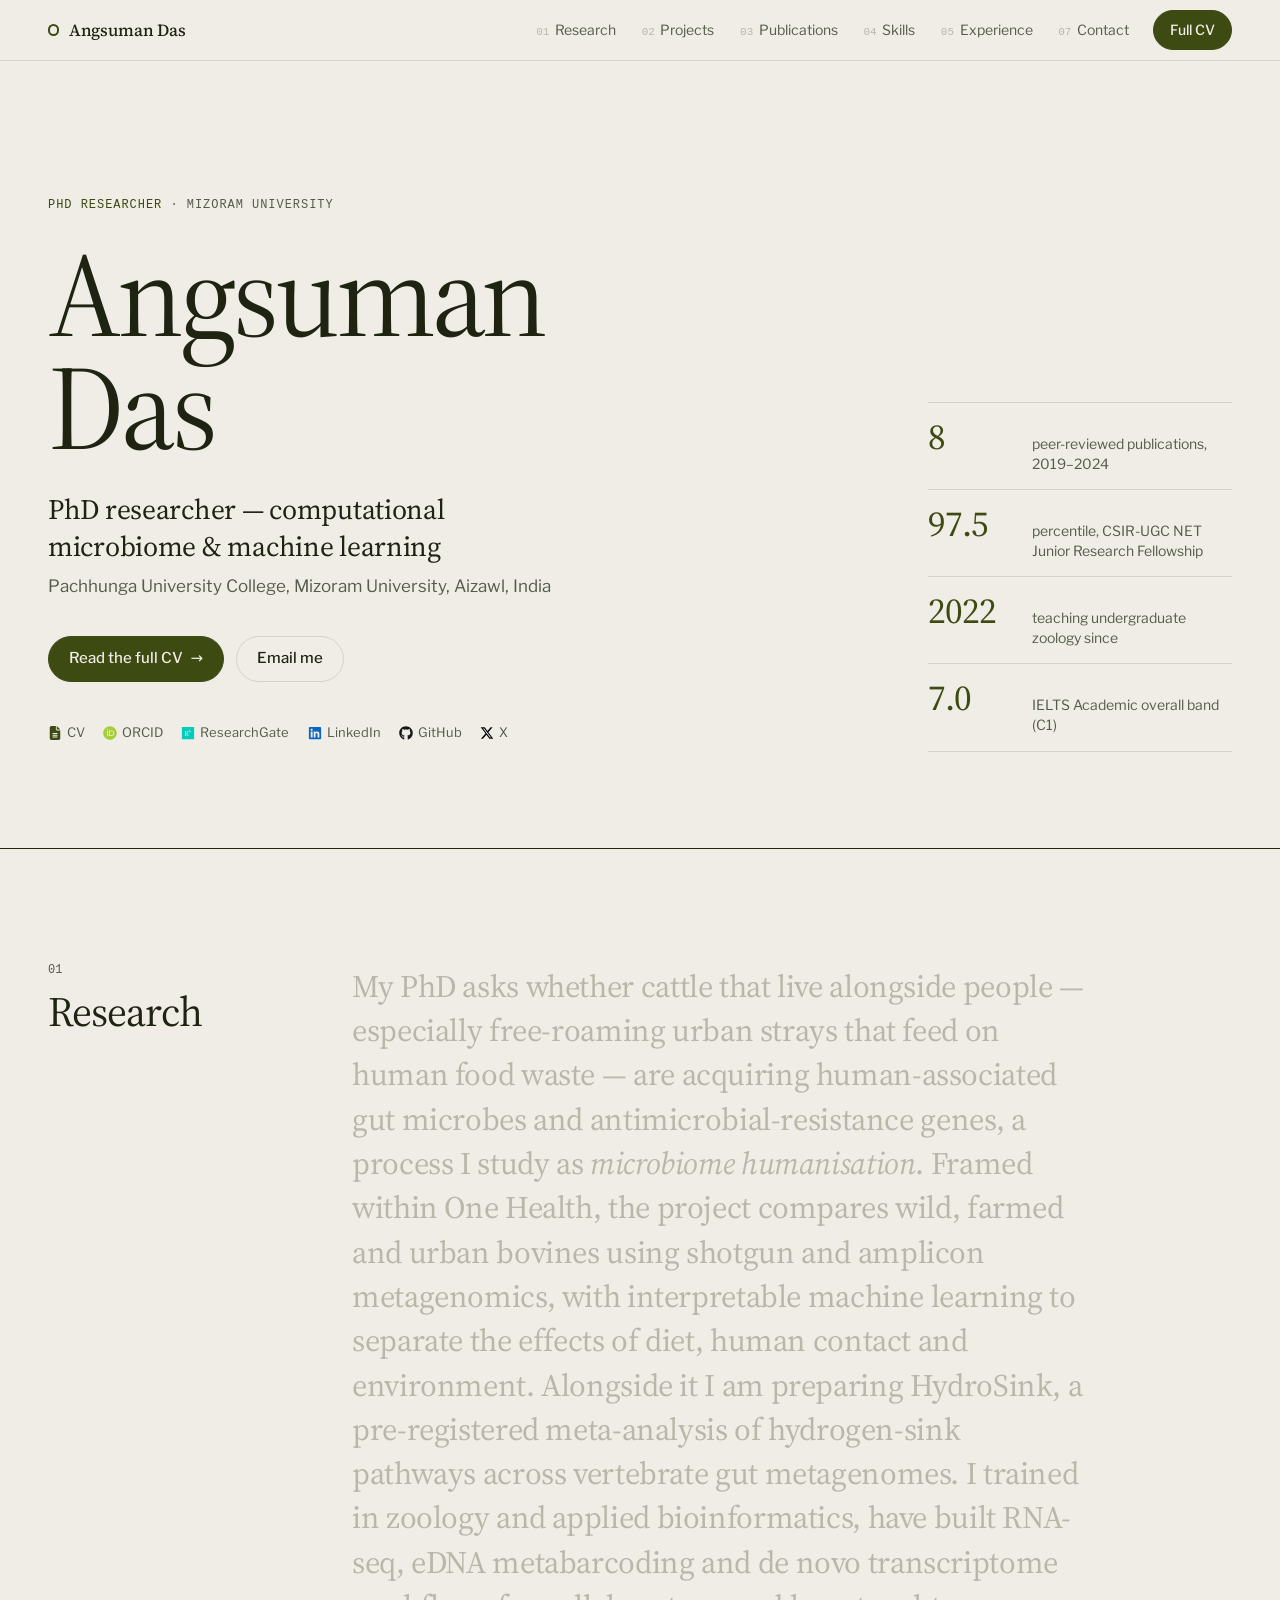
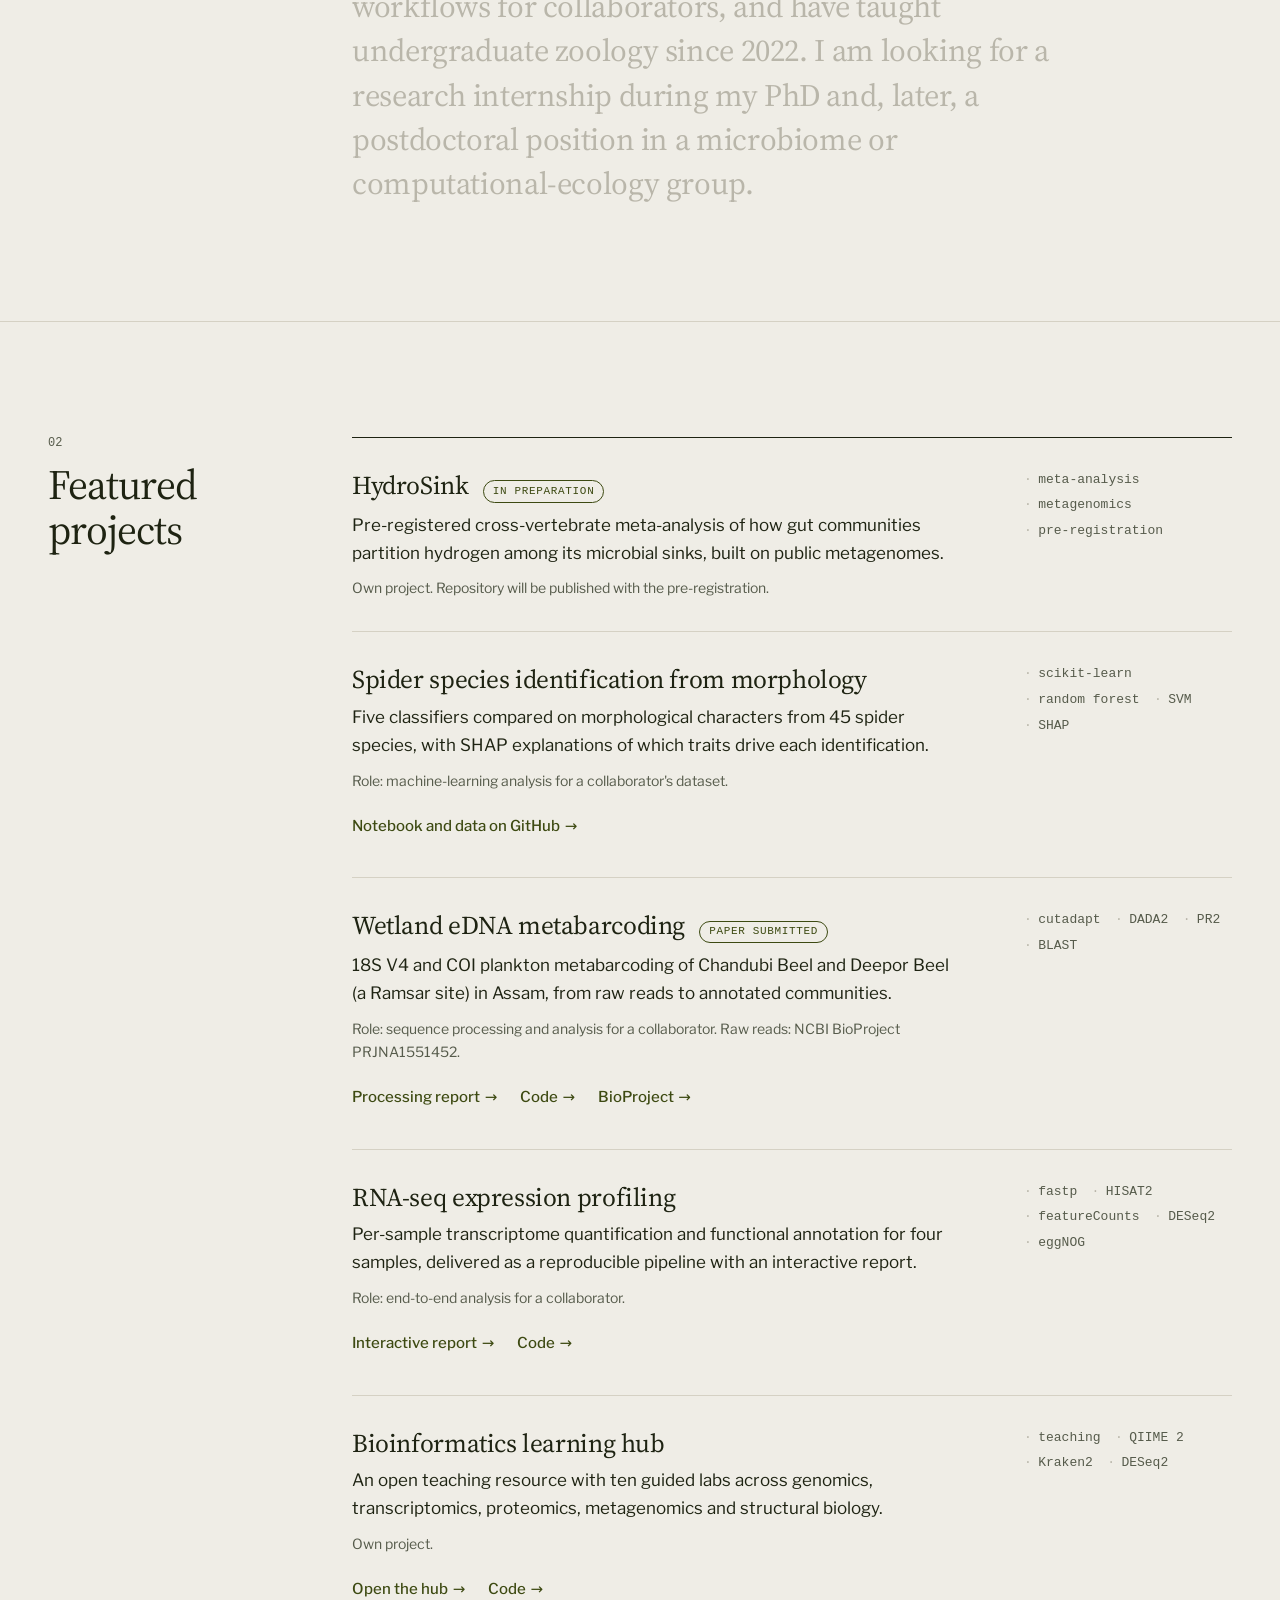
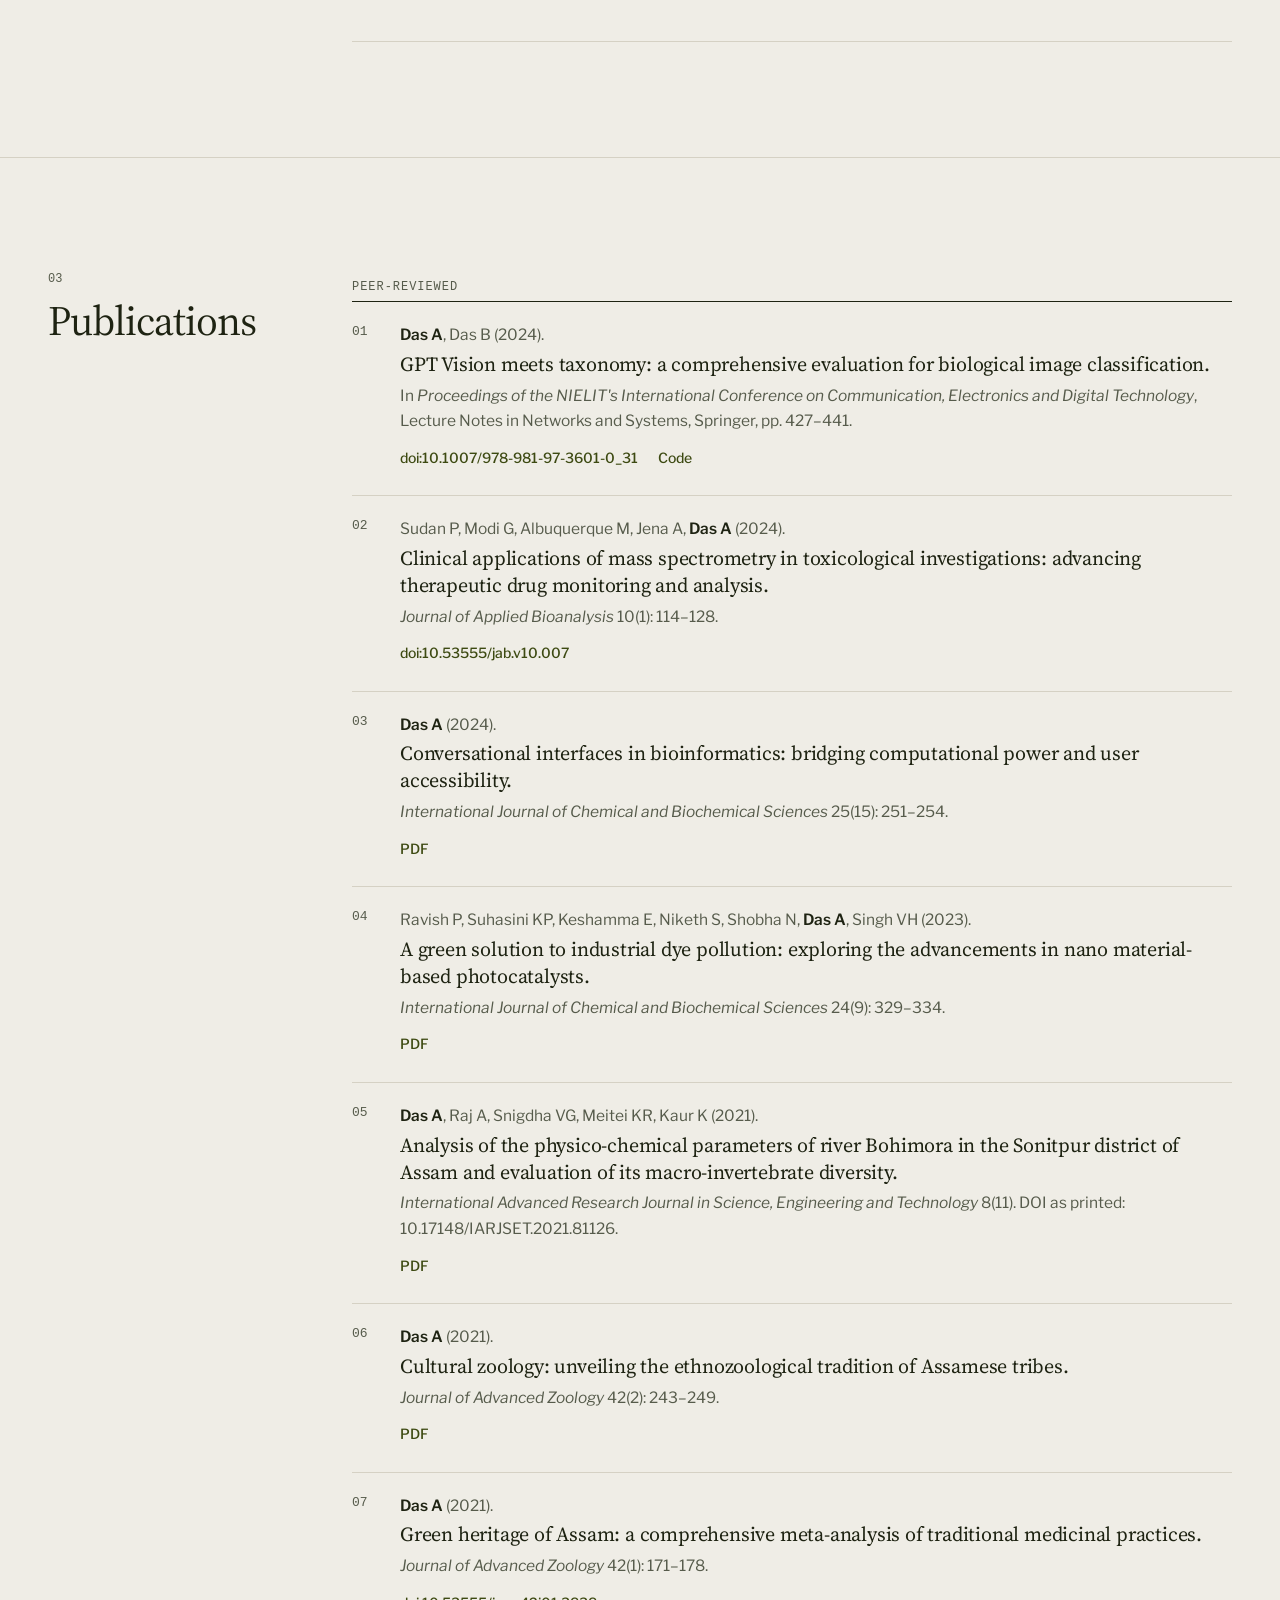
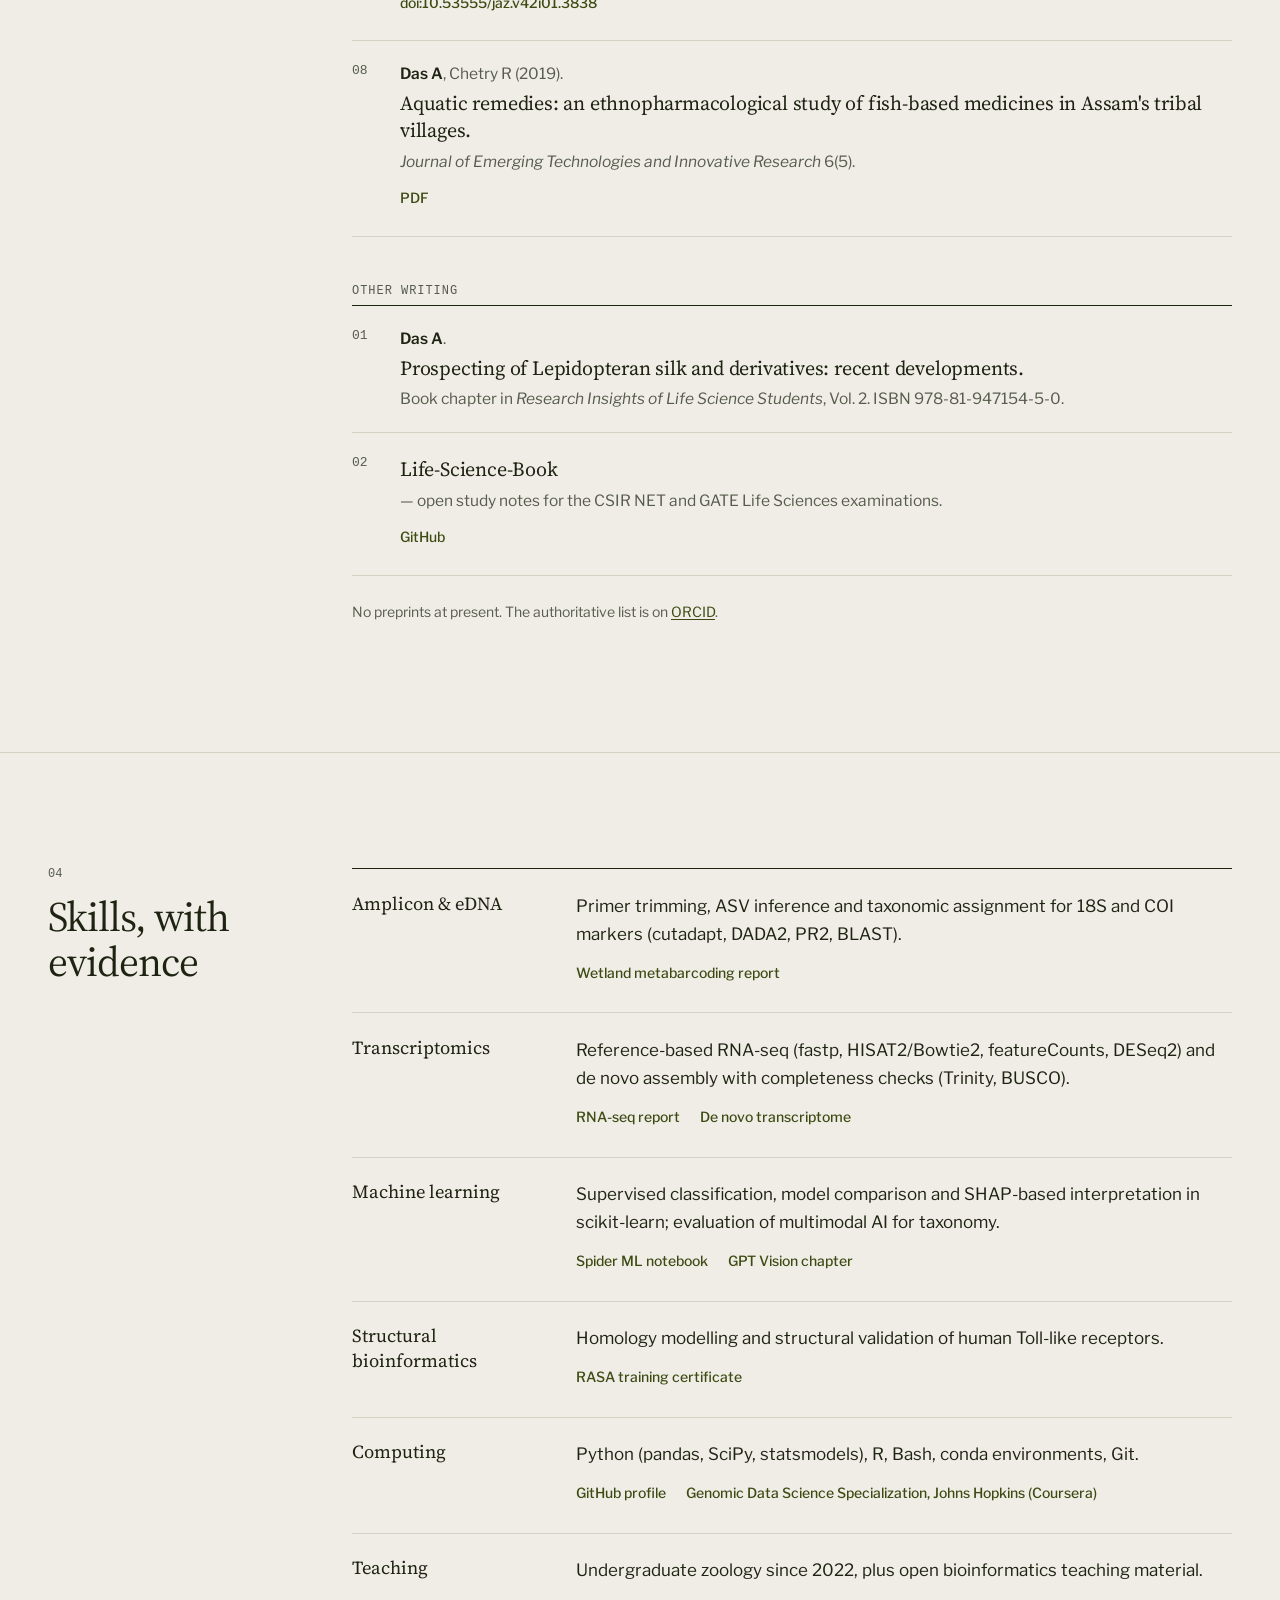
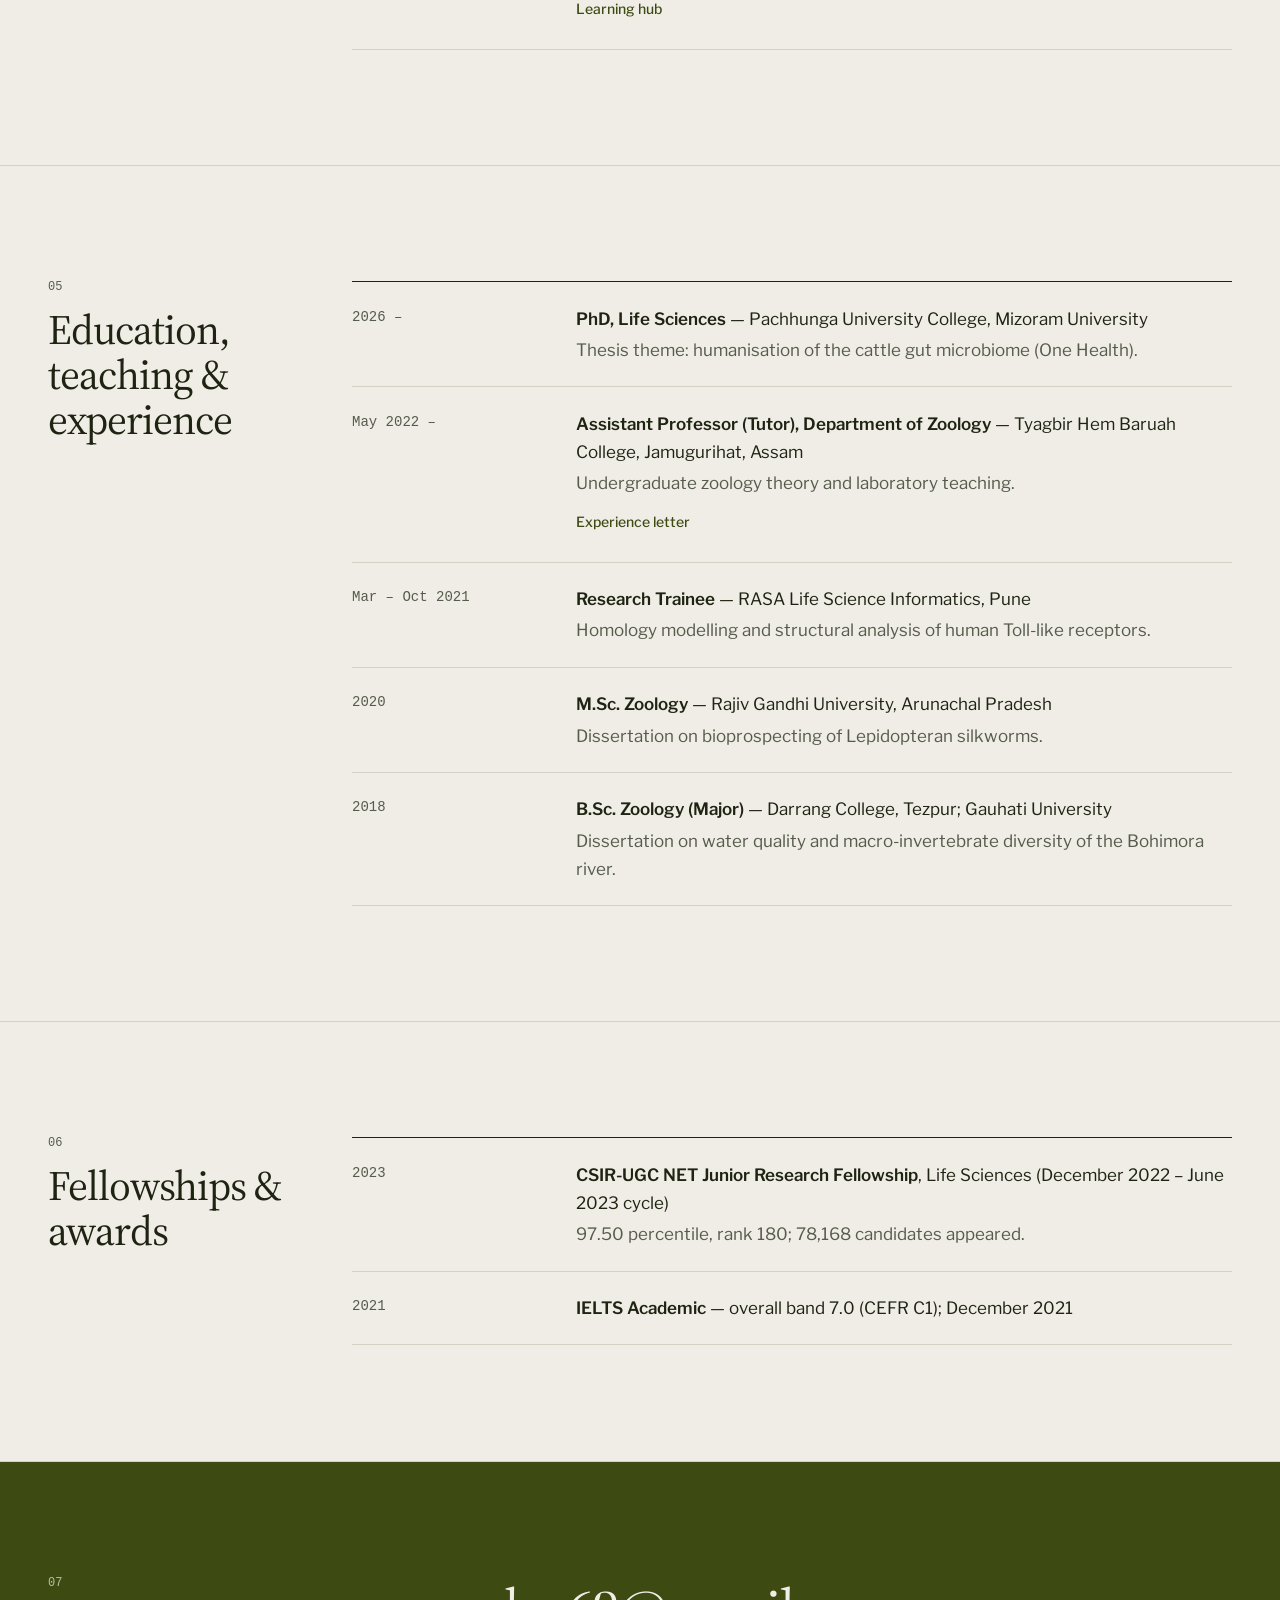
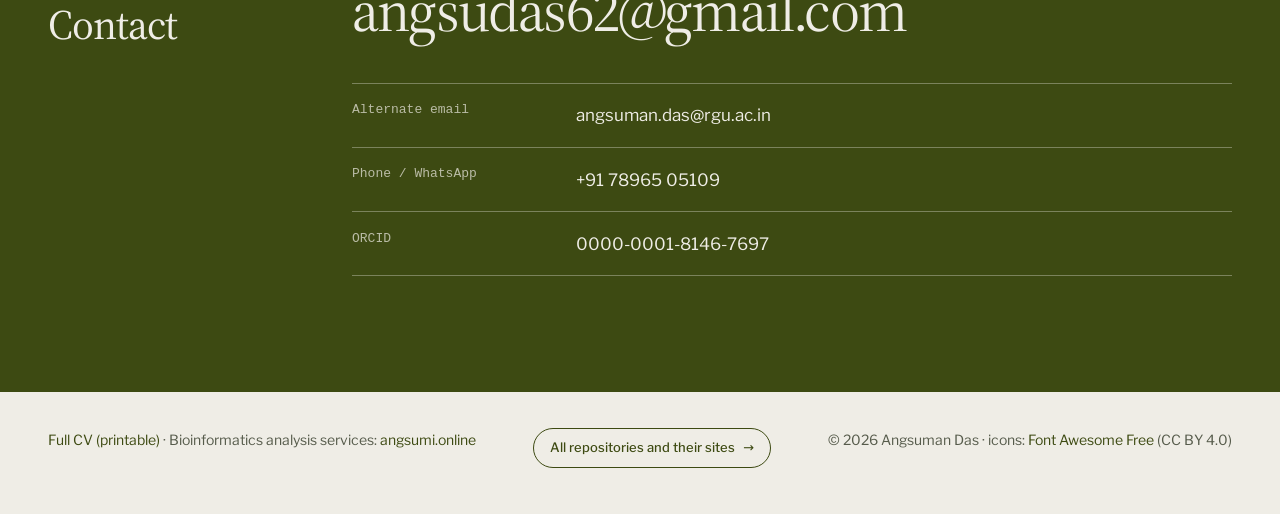
<file: index.html>
<!DOCTYPE html>
<html lang="en">
<head>
<meta charset="utf-8">
<meta name="viewport" content="width=device-width, initial-scale=1">
<title>Angsuman Das — Computational Microbiome &amp; Machine Learning</title>
<meta name="description" content="Angsuman Das is a PhD researcher at Mizoram University working on computational microbiome science and machine learning: cattle gut microbiome humanisation, One Health, metagenomics and interpretable ML.">
<link rel="canonical" href="https://angsumi.online/cv/">
<meta name="author" content="Angsuman Das">
<meta name="robots" content="index, follow">
<meta name="theme-color" content="#3d4a12">
<meta property="og:type" content="profile">
<meta property="og:title" content="Angsuman Das — Computational Microbiome &amp; Machine Learning">
<meta property="og:description" content="PhD researcher at Mizoram University: gut microbiome humanisation in cattle, One Health, metagenomics and interpretable machine learning.">
<meta property="og:url" content="https://angsumi.online/cv/">
<meta property="og:site_name" content="Angsuman Das">
<meta property="og:locale" content="en_GB">
<meta property="profile:first_name" content="Angsuman">
<meta property="profile:last_name" content="Das">
<meta name="twitter:card" content="summary">
<meta name="twitter:title" content="Angsuman Das — Computational Microbiome &amp; Machine Learning">
<meta name="twitter:description" content="PhD researcher at Mizoram University: gut microbiome humanisation in cattle, One Health, metagenomics and interpretable machine learning.">
<link rel="icon" href="data:image/svg+xml,%3Csvg xmlns='http://www.w3.org/2000/svg' viewBox='0 0 64 64'%3E%3Crect width='64' height='64' rx='14' fill='%233d4a12'/%3E%3Ctext x='32' y='43' font-family='Georgia,serif' font-size='30' font-weight='600' text-anchor='middle' fill='%23fff'%3EAD%3C/text%3E%3C/svg%3E">
<link rel="preconnect" href="https://fonts.googleapis.com">
<link rel="preconnect" href="https://fonts.gstatic.com" crossorigin>
<link rel="stylesheet" href="https://fonts.googleapis.com/css2?family=Libre+Franklin:wght@400;500;600&amp;family=Source+Serif+4:ital,opsz,wght@0,8..60,400;1,8..60,400&amp;display=swap">
<link rel="stylesheet" href="academic.css">
<script>document.documentElement.classList.add('js')</script>
<script type="application/ld+json">
{
  "@context": "https://schema.org",
  "@type": "ProfilePage",
  "url": "https://angsumi.online/cv/",
  "mainEntity": {
    "@type": "Person",
    "@id": "https://angsumi.online/cv/#person",
    "name": "Angsuman Das",
    "url": "https://angsumi.online/cv/",
    "jobTitle": "PhD researcher",
    "description": "PhD researcher in computational microbiome science and machine learning.",
    "affiliation": {
      "@type": "CollegeOrUniversity",
      "name": "Mizoram University",
      "department": { "@type": "Organization", "name": "Pachhunga University College" }
    },
    "alumniOf": [
      { "@type": "CollegeOrUniversity", "name": "Rajiv Gandhi University" },
      { "@type": "CollegeOrUniversity", "name": "Gauhati University" }
    ],
    "knowsAbout": ["Gut microbiome", "Metagenomics", "One Health", "Antimicrobial resistance", "eDNA metabarcoding", "RNA-seq", "Machine learning", "Bioinformatics", "Zoology"],
    "identifier": { "@type": "PropertyValue", "propertyID": "ORCID", "value": "0000-0001-8146-7697" },
    "sameAs": [
      "https://orcid.org/0000-0001-8146-7697",
      "https://github.com/Angsumi",
      "https://www.researchgate.net/profile/Angsuman-Das-2",
      "https://www.linkedin.com/in/angsumi/",
      "https://x.com/angsumi_online"
    ]
  }
}
</script>
</head>
<body>
<svg width="0" height="0" style="position:absolute" aria-hidden="true"><symbol id="fa-file-lines" viewBox="0 0 384 512"><path fill="currentColor" d="M64 0C28.7 0 0 28.7 0 64V448c0 35.3 28.7 64 64 64H320c35.3 0 64-28.7 64-64V160H256c-17.7 0-32-14.3-32-32V0H64zM256 0V128H384L256 0zM112 256H272c8.8 0 16 7.2 16 16s-7.2 16-16 16H112c-8.8 0-16-7.2-16-16s7.2-16 16-16zm0 64H272c8.8 0 16 7.2 16 16s-7.2 16-16 16H112c-8.8 0-16-7.2-16-16s7.2-16 16-16zm0 64H272c8.8 0 16 7.2 16 16s-7.2 16-16 16H112c-8.8 0-16-7.2-16-16s7.2-16 16-16z"/></symbol><symbol id="fa-orcid" viewBox="0 0 512 512"><path fill="currentColor" d="M294.75 188.19h-45.92V342h47.47c67.62 0 83.12-51.34 83.12-76.91 0-41.64-26.54-76.9-84.67-76.9zM256 8C119 8 8 119 8 256s111 248 248 248 248-111 248-248S393 8 256 8zm-80.79 360.76h-29.84v-207.5h29.84zm-14.92-231.14a19.57 19.57 0 1 1 19.57-19.57 19.64 19.64 0 0 1-19.57 19.57zM300 369h-81V161.26h80.6c76.73 0 110.44 54.83 110.44 103.85C410 318.39 368.38 369 300 369z"/></symbol><symbol id="fa-researchgate" viewBox="0 0 448 512"><path fill="currentColor" d="M0 32v448h448V32H0zm262.2 334.4c-6.6 3-33.2 6-50-14.2-9.2-10.6-25.3-33.3-42.2-63.6-8.9 0-14.7 0-21.4-.6v46.4c0 23.5 6 21.2 25.8 23.9v8.1c-6.9-.3-23.1-.8-35.6-.8-13.1 0-26.1.6-33.6.8v-8.1c15.5-2.9 22-1.3 22-23.9V225c0-22.6-6.4-21-22-23.9V193c25.8 1 53.1-.6 70.9-.6 31.7 0 55.9 14.4 55.9 45.6 0 21.1-16.7 42.2-39.2 47.5 13.6 24.2 30 45.6 42.2 58.9 7.2 7.8 17.2 14.7 27.2 14.7v7.3zm22.9-135c-23.3 0-32.2-15.7-32.2-32.2V167c0-12.2 8.8-30.4 34-30.4s30.4 17.9 30.4 17.9l-10.7 7.2s-5.5-12.5-19.7-12.5c-7.9 0-19.7 7.3-19.7 19.7v26.8c0 13.4 6.6 23.3 17.9 23.3 14.1 0 21.5-10.9 21.5-26.8h-17.9v-10.7h30.4c0 20.5 4.7 49.9-34 49.9zm-116.5 44.7c-9.4 0-13.6-.3-20-.8v-69.7c6.4-.6 15-.6 22.5-.6 23.3 0 37.2 12.2 37.2 34.5 0 21.9-15 36.6-39.7 36.6z"/></symbol><symbol id="fa-linkedin" viewBox="0 0 448 512"><path fill="currentColor" d="M416 32H31.9C14.3 32 0 46.5 0 64.3v383.4C0 465.5 14.3 480 31.9 480H416c17.6 0 32-14.5 32-32.3V64.3c0-17.8-14.4-32.3-32-32.3zM135.4 416H69V202.2h66.5V416zm-33.2-243c-21.3 0-38.5-17.3-38.5-38.5S80.9 96 102.2 96c21.2 0 38.5 17.3 38.5 38.5 0 21.3-17.2 38.5-38.5 38.5zm282.1 243h-66.4V312c0-24.8-.5-56.7-34.5-56.7-34.6 0-39.9 27-39.9 54.9V416h-66.4V202.2h63.7v29.2h.9c8.9-16.8 30.6-34.5 62.9-34.5 67.2 0 79.7 44.3 79.7 101.9V416z"/></symbol><symbol id="fa-github" viewBox="0 0 496 512"><path fill="currentColor" d="M165.9 397.4c0 2-2.3 3.6-5.2 3.6-3.3.3-5.6-1.3-5.6-3.6 0-2 2.3-3.6 5.2-3.6 3-.3 5.6 1.3 5.6 3.6zm-31.1-4.5c-.7 2 1.3 4.3 4.3 4.9 2.6 1 5.6 0 6.2-2s-1.3-4.3-4.3-5.2c-2.6-.7-5.5.3-6.2 2.3zm44.2-1.7c-2.9.7-4.9 2.6-4.6 4.9.3 2 2.9 3.3 5.9 2.6 2.9-.7 4.9-2.6 4.6-4.6-.3-1.9-3-3.2-5.9-2.9zM244.8 8C106.1 8 0 113.3 0 252c0 110.9 69.8 205.8 169.5 239.2 12.8 2.3 17.3-5.6 17.3-12.1 0-6.2-.3-40.4-.3-61.4 0 0-70 15-84.7-29.8 0 0-11.4-29.1-27.8-36.6 0 0-22.9-15.7 1.6-15.4 0 0 24.9 2 38.6 25.8 21.9 38.6 58.6 27.5 72.9 20.9 2.3-16 8.8-27.1 16-33.7-55.9-6.2-112.3-14.3-112.3-110.5 0-27.5 7.6-41.3 23.6-58.9-2.6-6.5-11.1-33.3 2.6-67.9 20.9-6.5 69 27 69 27 20-5.6 41.5-8.5 62.8-8.5s42.8 2.9 62.8 8.5c0 0 48.1-33.6 69-27 13.7 34.7 5.2 61.4 2.6 67.9 16 17.7 25.8 31.5 25.8 58.9 0 96.5-58.9 104.2-114.8 110.5 9.2 7.9 17 22.9 17 46.4 0 33.7-.3 75.4-.3 83.6 0 6.5 4.6 14.4 17.3 12.1C428.2 457.8 496 362.9 496 252 496 113.3 383.5 8 244.8 8zM97.2 352.9c-1.3 1-1 3.3.7 5.2 1.6 1.6 3.9 2.3 5.2 1 1.3-1 1-3.3-.7-5.2-1.6-1.6-3.9-2.3-5.2-1zm-10.8-8.1c-.7 1.3.3 2.9 2.3 3.9 1.6 1 3.6.7 4.3-.7.7-1.3-.3-2.9-2.3-3.9-2-.6-3.6-.3-4.3.7zm32.4 35.6c-1.6 1.3-1 4.3 1.3 6.2 2.3 2.3 5.2 2.6 6.5 1 1.3-1.3.7-4.3-1.3-6.2-2.2-2.3-5.2-2.6-6.5-1zm-11.4-14.7c-1.6 1-1.6 3.6 0 5.9 1.6 2.3 4.3 3.3 5.6 2.3 1.6-1.3 1.6-3.9 0-6.2-1.4-2.3-4-3.3-5.6-2z"/></symbol><symbol id="fa-x-twitter" viewBox="0 0 512 512"><path fill="currentColor" d="M389.2 48h70.6L305.6 224.2 487 464H345L233.7 318.6 106.5 464H35.8L200.7 275.5 26.8 48H172.4L272.9 180.9 389.2 48zM364.4 421.8h39.1L151.1 88h-42L364.4 421.8z"/></symbol></svg>
<a class="skip" href="#main">Skip to content</a>

<header class="topbar">
  <div class="wrap">
    <a class="brand" href="#top">Angsuman Das</a>
    <nav class="topnav" aria-label="Sections">
      <a href="#research"><i>01</i>Research</a>
      <a href="#projects"><i>02</i>Projects</a>
      <a href="#publications"><i>03</i>Publications</a>
      <a class="opt" href="#skills"><i>04</i>Skills</a>
      <a class="opt" href="#experience"><i>05</i>Experience</a>
      <a href="#contact"><i>07</i>Contact</a>
    </nav>
    <a class="btn" href="full-cv.html">Full CV</a>
  </div>
</header>

<main id="main">
  <div class="hero" id="top">
    <div class="wrap" data-enter>
      <div class="main">
        <p class="eyebrow"><b>PhD researcher</b> · Mizoram University</p>
        <h1><span>Angsuman</span><span>Das</span></h1>
        <p class="role">PhD researcher — computational microbiome &amp; machine learning</p>
        <p class="affil">Pachhunga University College, Mizoram University, Aizawl, India</p>
        <div class="cta">
          <a class="btn" href="full-cv.html">Read the full CV <span class="arr" aria-hidden="true">→</span></a>
          <a class="btn ghost" href="mailto:angsudas62@gmail.com">Email me</a>
        </div>
        <ul class="profiles" aria-label="Profiles">
          <li><a class="cv" href="full-cv.html"><svg class="i" width="14" height="14" aria-hidden="true"><use href="#fa-file-lines"/></svg>CV</a></li>
          <li><a class="orcid" href="https://orcid.org/0000-0001-8146-7697" rel="me"><svg class="i" width="14" height="14" aria-hidden="true"><use href="#fa-orcid"/></svg>ORCID</a></li>
          <li><a class="rg" href="https://www.researchgate.net/profile/Angsuman-Das-2" rel="me"><svg class="i" width="14" height="14" aria-hidden="true"><use href="#fa-researchgate"/></svg>ResearchGate</a></li>
          <li><a class="li" href="https://www.linkedin.com/in/angsumi/" rel="me"><svg class="i" width="14" height="14" aria-hidden="true"><use href="#fa-linkedin"/></svg>LinkedIn</a></li>
          <li><a class="gh" href="https://github.com/Angsumi" rel="me"><svg class="i" width="14" height="14" aria-hidden="true"><use href="#fa-github"/></svg>GitHub</a></li>
          <li><a class="x" href="https://x.com/angsumi_online" rel="me"><svg class="i" width="14" height="14" aria-hidden="true"><use href="#fa-x-twitter"/></svg>X</a></li>
          <!-- Add when confirmed: <li><a href="SCHOLAR_URL" rel="me">Google Scholar</a></li> -->
        </ul>
      </div>
      <ul class="facts side" aria-label="At a glance">
        <li><b>8</b><span>peer-reviewed publications, 2019–2024</span></li>
        <li><b>97.5</b><span>percentile, CSIR-UGC NET Junior Research Fellowship</span></li>
        <li><b>2022</b><span>teaching undergraduate zoology since</span></li>
        <li><b>7.0</b><span>IELTS Academic overall band (C1)</span></li>
      </ul>
    </div>
  </div>

  <section id="research" aria-labelledby="research-h">
    <div class="wrap sec">
      <header><span class="no">01</span><h2 id="research-h">Research</h2></header>
      <!-- DRAFT research statement — awaiting owner review before publishing. -->
      <p class="statement" data-highlight>My PhD asks whether cattle that live alongside people — especially free-roaming urban strays that feed on human food waste — are acquiring human-associated gut microbes and antimicrobial-resistance genes, a process I study as <em>microbiome humanisation</em>. Framed within One Health, the project compares wild, farmed and urban bovines using shotgun and amplicon metagenomics, with interpretable machine learning to separate the effects of diet, human contact and environment. Alongside it I am preparing HydroSink, a pre-registered meta-analysis of hydrogen-sink pathways across vertebrate gut metagenomes. I trained in zoology and applied bioinformatics, have built RNA-seq, eDNA metabarcoding and de novo transcriptome workflows for collaborators, and have taught undergraduate zoology since 2022. I am looking for a research internship during my PhD and, later, a postdoctoral position in a microbiome or computational-ecology group.</p>
    </div>
  </section>

  <section id="projects" aria-labelledby="projects-h">
    <div class="wrap sec">
      <header><span class="no">02</span><h2 id="projects-h">Featured projects</h2></header>
      <ol class="plist">
        <li class="proj">
          <div class="body">
            <h3>HydroSink <span class="status">In preparation</span></h3>
            <p>Pre-registered cross-vertebrate meta-analysis of how gut communities partition hydrogen among its microbial sinks, built on public metagenomes.</p>
            <p class="meta">Own project. Repository will be published with the pre-registration.</p>
          </div>
          <ul class="tags" aria-label="Methods"><li>meta-analysis</li><li>metagenomics</li><li>pre-registration</li></ul>
        </li>
        <li class="proj">
          <div class="body">
            <h3>Spider species identification from morphology</h3>
            <p>Five classifiers compared on morphological characters from 45 spider species, with SHAP explanations of which traits drive each identification.</p>
            <p class="meta">Role: machine-learning analysis for a collaborator's dataset.</p>
            <div class="act"><a href="https://github.com/Angsumi/MD_Machine_Learning">Notebook and data on GitHub</a></div>
          </div>
          <ul class="tags" aria-label="Methods"><li>scikit-learn</li><li>random forest</li><li>SVM</li><li>SHAP</li></ul>
        </li>
        <li class="proj">
          <div class="body">
            <h3>Wetland eDNA metabarcoding <span class="status">Paper submitted</span></h3>
            <p>18S V4 and COI plankton metabarcoding of Chandubi Beel and Deepor Beel (a Ramsar site) in Assam, from raw reads to annotated communities.</p>
            <p class="meta">Role: sequence processing and analysis for a collaborator. Raw reads: NCBI BioProject PRJNA1551452.</p>
            <div class="act">
              <a href="https://angsumi.online/Sahil_Metagenome/">Processing report</a>
              <a href="https://github.com/Angsumi/Sahil_Metagenome">Code</a>
              <a href="https://www.ncbi.nlm.nih.gov/bioproject/PRJNA1551452">BioProject</a>
            </div>
          </div>
          <ul class="tags" aria-label="Methods"><li>cutadapt</li><li>DADA2</li><li>PR2</li><li>BLAST</li></ul>
        </li>
        <li class="proj">
          <div class="body">
            <h3>RNA-seq expression profiling</h3>
            <p>Per-sample transcriptome quantification and functional annotation for four samples, delivered as a reproducible pipeline with an interactive report.</p>
            <p class="meta">Role: end-to-end analysis for a collaborator.</p>
            <div class="act">
              <a href="https://angsumi.online/MD_RNAseq/">Interactive report</a>
              <a href="https://github.com/Angsumi/MD_RNAseq">Code</a>
            </div>
          </div>
          <ul class="tags" aria-label="Methods"><li>fastp</li><li>HISAT2</li><li>featureCounts</li><li>DESeq2</li><li>eggNOG</li></ul>
        </li>
        <li class="proj">
          <div class="body">
            <h3>Bioinformatics learning hub</h3>
            <p>An open teaching resource with ten guided labs across genomics, transcriptomics, proteomics, metagenomics and structural biology.</p>
            <p class="meta">Own project.</p>
            <div class="act">
              <a href="https://angsumi.online/bioinformatics/">Open the hub</a>
              <a href="https://github.com/Angsumi/bioinformatics">Code</a>
            </div>
          </div>
          <ul class="tags" aria-label="Topics"><li>teaching</li><li>QIIME 2</li><li>Kraken2</li><li>DESeq2</li></ul>
        </li>
      </ol>
    </div>
  </section>

  <section id="publications" aria-labelledby="publications-h">
    <div class="wrap sec">
      <header><span class="no">03</span><h2 id="publications-h">Publications</h2></header>
      <div>
      <h3 class="kicker">Peer-reviewed</h3>
      <ol class="pubs">
        <li>
          <span class="me">Das A</span>, Das B (2024). <span class="t">GPT Vision meets taxonomy: a comprehensive evaluation for biological image classification.</span>
          In <span class="v">Proceedings of the NIELIT's International Conference on Communication, Electronics and Digital Technology</span>, Lecture Notes in Networks and Systems, Springer, pp. 427–441.
          <div class="ids"><a href="https://doi.org/10.1007/978-981-97-3601-0_31">doi:10.1007/978-981-97-3601-0_31</a><a href="https://github.com/Angsumi/GPT_VISION_FOR_Animal_Classification">Code</a></div>
        </li>
        <li>
          Sudan P, Modi G, Albuquerque M, Jena A, <span class="me">Das A</span> (2024). <span class="t">Clinical applications of mass spectrometry in toxicological investigations: advancing therapeutic drug monitoring and analysis.</span>
          <span class="v">Journal of Applied Bioanalysis</span> 10(1): 114–128.
          <div class="ids"><a href="https://doi.org/10.53555/jab.v10.007">doi:10.53555/jab.v10.007</a></div>
        </li>
        <li>
          <span class="me">Das A</span> (2024). <span class="t">Conversational interfaces in bioinformatics: bridging computational power and user accessibility.</span>
          <span class="v">International Journal of Chemical and Biochemical Sciences</span> 25(15): 251–254.
          <div class="ids"><a href="documents/publications/Conversational%20Interfaces%20in%20Bioinformatics%20Bridging%20Computational.pdf">PDF</a></div>
        </li>
        <li>
          Ravish P, Suhasini KP, Keshamma E, Niketh S, Shobha N, <span class="me">Das A</span>, Singh VH (2023). <span class="t">A green solution to industrial dye pollution: exploring the advancements in nano material-based photocatalysts.</span>
          <span class="v">International Journal of Chemical and Biochemical Sciences</span> 24(9): 329–334.
          <div class="ids"><a href="documents/publications/A%20green%20solution%20to%20industrial%20dye%20pollution%20Exploring%20the.pdf">PDF</a></div>
        </li>
        <li>
          <span class="me">Das A</span>, Raj A, Snigdha VG, Meitei KR, Kaur K (2021). <span class="t">Analysis of the physico-chemical parameters of river Bohimora in the Sonitpur district of Assam and evaluation of its macro-invertebrate diversity.</span>
          <span class="v">International Advanced Research Journal in Science, Engineering and Technology</span> 8(11). DOI as printed: 10.17148/IARJSET.2021.81126.
          <div class="ids"><a href="documents/publications/Analysis%20of%20the%20physico-chemical%20parameters%20of.pdf">PDF</a></div>
        </li>
        <li>
          <span class="me">Das A</span> (2021). <span class="t">Cultural zoology: unveiling the ethnozoological tradition of Assamese tribes.</span>
          <span class="v">Journal of Advanced Zoology</span> 42(2): 243–249.
          <div class="ids"><a href="documents/publications/Cultural%20Zoology%20Unveiling%20The%20Ethnozoological%20Tradition%20Of%20Assamese%20Tribes.pdf">PDF</a></div>
        </li>
        <li>
          <span class="me">Das A</span> (2021). <span class="t">Green heritage of Assam: a comprehensive meta-analysis of traditional medicinal practices.</span>
          <span class="v">Journal of Advanced Zoology</span> 42(1): 171–178.
          <div class="ids"><a href="https://doi.org/10.53555/jaz.v42i01.3838">doi:10.53555/jaz.v42i01.3838</a></div>
        </li>
        <li>
          <span class="me">Das A</span>, Chetry R (2019). <span class="t">Aquatic remedies: an ethnopharmacological study of fish-based medicines in Assam's tribal villages.</span>
          <span class="v">Journal of Emerging Technologies and Innovative Research</span> 6(5).
          <div class="ids"><a href="documents/publications/Aquatic%20Remedies%20An%20Ethnopharmacological.pdf">PDF</a></div>
        </li>
      </ol>
      <h3 class="kicker">Other writing</h3>
      <ol class="pubs">
        <li>
          <span class="me">Das A</span>. <span class="t">Prospecting of Lepidopteran silk and derivatives: recent developments.</span>
          Book chapter in <span class="v">Research Insights of Life Science Students</span>, Vol. 2. ISBN 978-81-947154-5-0.
        </li>
        <li>
          <span class="t">Life-Science-Book</span> — open study notes for the CSIR NET and GATE Life Sciences examinations.
          <div class="ids"><a href="https://github.com/Angsumi/Life-Science-Book">GitHub</a></div>
        </li>
      </ol>
      <p class="note">No preprints at present. The authoritative list is on <a href="https://orcid.org/0000-0001-8146-7697">ORCID</a>.</p>
      </div>
    </div>
  </section>

  <section id="skills" aria-labelledby="skills-h">
    <div class="wrap sec">
      <header><span class="no">04</span><h2 id="skills-h">Skills, with evidence</h2></header>
      <div>
      <dl class="rows">
        <div class="row"><dt>Amplicon &amp; eDNA</dt><dd>Primer trimming, ASV inference and taxonomic assignment for 18S and COI markers (cutadapt, DADA2, PR2, BLAST).<div class="ev"><a href="https://angsumi.online/Sahil_Metagenome/">Wetland metabarcoding report</a></div></dd></div>
        <div class="row"><dt>Transcriptomics</dt><dd>Reference-based RNA-seq (fastp, HISAT2/Bowtie2, featureCounts, DESeq2) and de novo assembly with completeness checks (Trinity, BUSCO).<div class="ev"><a href="https://angsumi.online/MD_RNAseq/">RNA-seq report</a><a href="https://github.com/Angsumi/Shruti_RNAseq_DeNovo">De novo transcriptome</a></div></dd></div>
        <div class="row"><dt>Machine learning</dt><dd>Supervised classification, model comparison and SHAP-based interpretation in scikit-learn; evaluation of multimodal AI for taxonomy.<div class="ev"><a href="https://github.com/Angsumi/MD_Machine_Learning">Spider ML notebook</a><a href="https://doi.org/10.1007/978-981-97-3601-0_31">GPT Vision chapter</a></div></dd></div>
        <div class="row"><dt>Structural bioinformatics</dt><dd>Homology modelling and structural validation of human Toll-like receptors.<div class="ev"><a href="documents/work_and_experience/RASA_Experience.jpg">RASA training certificate</a></div></dd></div>
        <div class="row"><dt>Computing</dt><dd>Python (pandas, SciPy, statsmodels), R, Bash, conda environments, Git.<div class="ev"><a href="https://github.com/Angsumi">GitHub profile</a><a href="documents/certificates/coursera_genomic_data_science_specialization.jpg">Genomic Data Science Specialization, Johns Hopkins (Coursera)</a></div></dd></div>
        <div class="row"><dt>Teaching</dt><dd>Undergraduate zoology since 2022, plus open bioinformatics teaching material.<div class="ev"><a href="https://angsumi.online/bioinformatics/">Learning hub</a></div></dd></div>
      </dl>
      </div>
    </div>
  </section>

  <section id="experience" aria-labelledby="experience-h">
    <div class="wrap sec">
      <header><span class="no">05</span><h2 id="experience-h">Education, teaching &amp; experience</h2></header>
      <div>
      <dl class="rows">
        <div class="row"><dt class="when">2026 –</dt><dd><strong>PhD, Life Sciences</strong> — Pachhunga University College, Mizoram University<p>Thesis theme: humanisation of the cattle gut microbiome (One Health).</p></dd></div>
        <div class="row"><dt class="when">May 2022 –</dt><dd><strong>Assistant Professor (Tutor), Department of Zoology</strong> — Tyagbir Hem Baruah College, Jamugurihat, Assam<p>Undergraduate zoology theory and laboratory teaching.</p><div class="ev"><a href="documents/work_and_experience/THB%20College%20Experience.pdf">Experience letter</a></div></dd></div>
        <div class="row"><dt class="when">Mar – Oct 2021</dt><dd><strong>Research Trainee</strong> — RASA Life Science Informatics, Pune<p>Homology modelling and structural analysis of human Toll-like receptors.</p></dd></div>
        <div class="row"><dt class="when">2020</dt><dd><strong>M.Sc. Zoology</strong> — Rajiv Gandhi University, Arunachal Pradesh<p>Dissertation on bioprospecting of Lepidopteran silkworms.</p></dd></div>
        <div class="row"><dt class="when">2018</dt><dd><strong>B.Sc. Zoology (Major)</strong> — Darrang College, Tezpur; Gauhati University<p>Dissertation on water quality and macro-invertebrate diversity of the Bohimora river.</p></dd></div>
      </dl>
      </div>
    </div>
  </section>

  <section id="awards" aria-labelledby="awards-h">
    <div class="wrap sec">
      <header><span class="no">06</span><h2 id="awards-h">Fellowships &amp; awards</h2></header>
      <div>
      <dl class="rows">
        <div class="row"><dt class="when">2023</dt><dd><strong>CSIR-UGC NET Junior Research Fellowship</strong>, Life Sciences (December 2022 – June 2023 cycle)<p>97.50 percentile, rank 180; 78,168 candidates appeared.</p></dd></div>
        <div class="row"><dt class="when">2021</dt><dd><strong>IELTS Academic</strong> — overall band 7.0 (CEFR C1); December 2021</dd></div>
      </dl>
      </div>
    </div>
  </section>

  <section id="contact" aria-labelledby="contact-h">
    <div class="wrap sec">
      <header><span class="no">07</span><h2 id="contact-h">Contact</h2></header>
      <div>
        <a class="mail" href="mailto:angsudas62@gmail.com">angsudas62@gmail.com</a>
        <ul class="contact">
          <li><span>Alternate email</span><a href="mailto:angsuman.das@rgu.ac.in">angsuman.das@rgu.ac.in</a></li>
          <li><span>Phone / WhatsApp</span><a href="tel:+917896505109">+91&nbsp;78965&nbsp;05109</a></li>
          <li><span>ORCID</span><a href="https://orcid.org/0000-0001-8146-7697">0000-0001-8146-7697</a></li>
        </ul>
      </div>
    </div>
  </section>
</main>

<footer>
  <div class="wrap">
    <p><a href="full-cv.html">Full CV (printable)</a> · Bioinformatics analysis services: <a href="https://angsumi.online/">angsumi.online</a></p>
    <p><a class="footbtn" href="https://angsumandas.angsumi.online/repos.html">All repositories and their sites <span aria-hidden="true">→</span></a></p>
    <p>© 2026 Angsuman Das · icons: <a href="https://fontawesome.com/license/free">Font Awesome Free</a> (CC BY 4.0)</p>
  </div>
</footer>
<script>
(function () {
  var el = document.querySelector('[data-highlight]');
  if (!el || matchMedia('(prefers-reduced-motion: reduce)').matches) return;
  var walker = document.createTreeWalker(el, NodeFilter.SHOW_TEXT), nodes = [], n;
  while ((n = walker.nextNode())) nodes.push(n);
  nodes.forEach(function (t) {
    var f = document.createDocumentFragment();
    t.nodeValue.split(/(\s+)/).forEach(function (part) {
      if (!part) return;
      if (/^\s+$/.test(part)) { f.appendChild(document.createTextNode(part)); return; }
      var s = document.createElement('span'); s.className = 'w'; s.textContent = part; f.appendChild(s);
    });
    t.parentNode.replaceChild(f, t);
  });
  var words = el.querySelectorAll('.w'), last = -1, ticking = false;
  el.classList.add('lit');
  function paint() {
    ticking = false;
    var r = el.getBoundingClientRect(), vh = innerHeight;
    var p = (vh * 0.85 - r.top) / (r.height + vh * 0.35);
    var k = Math.round(Math.max(0, Math.min(1, p)) * words.length);
    if (k === last) return;
    for (var i = 0; i < words.length; i++) words[i].classList.toggle('on', i < k);
    last = k;
  }
  addEventListener('scroll', function () { if (!ticking) { ticking = true; requestAnimationFrame(paint); } }, { passive: true });
  addEventListener('resize', paint);
  paint();
})();
</script>
</body>
</html>
</file>
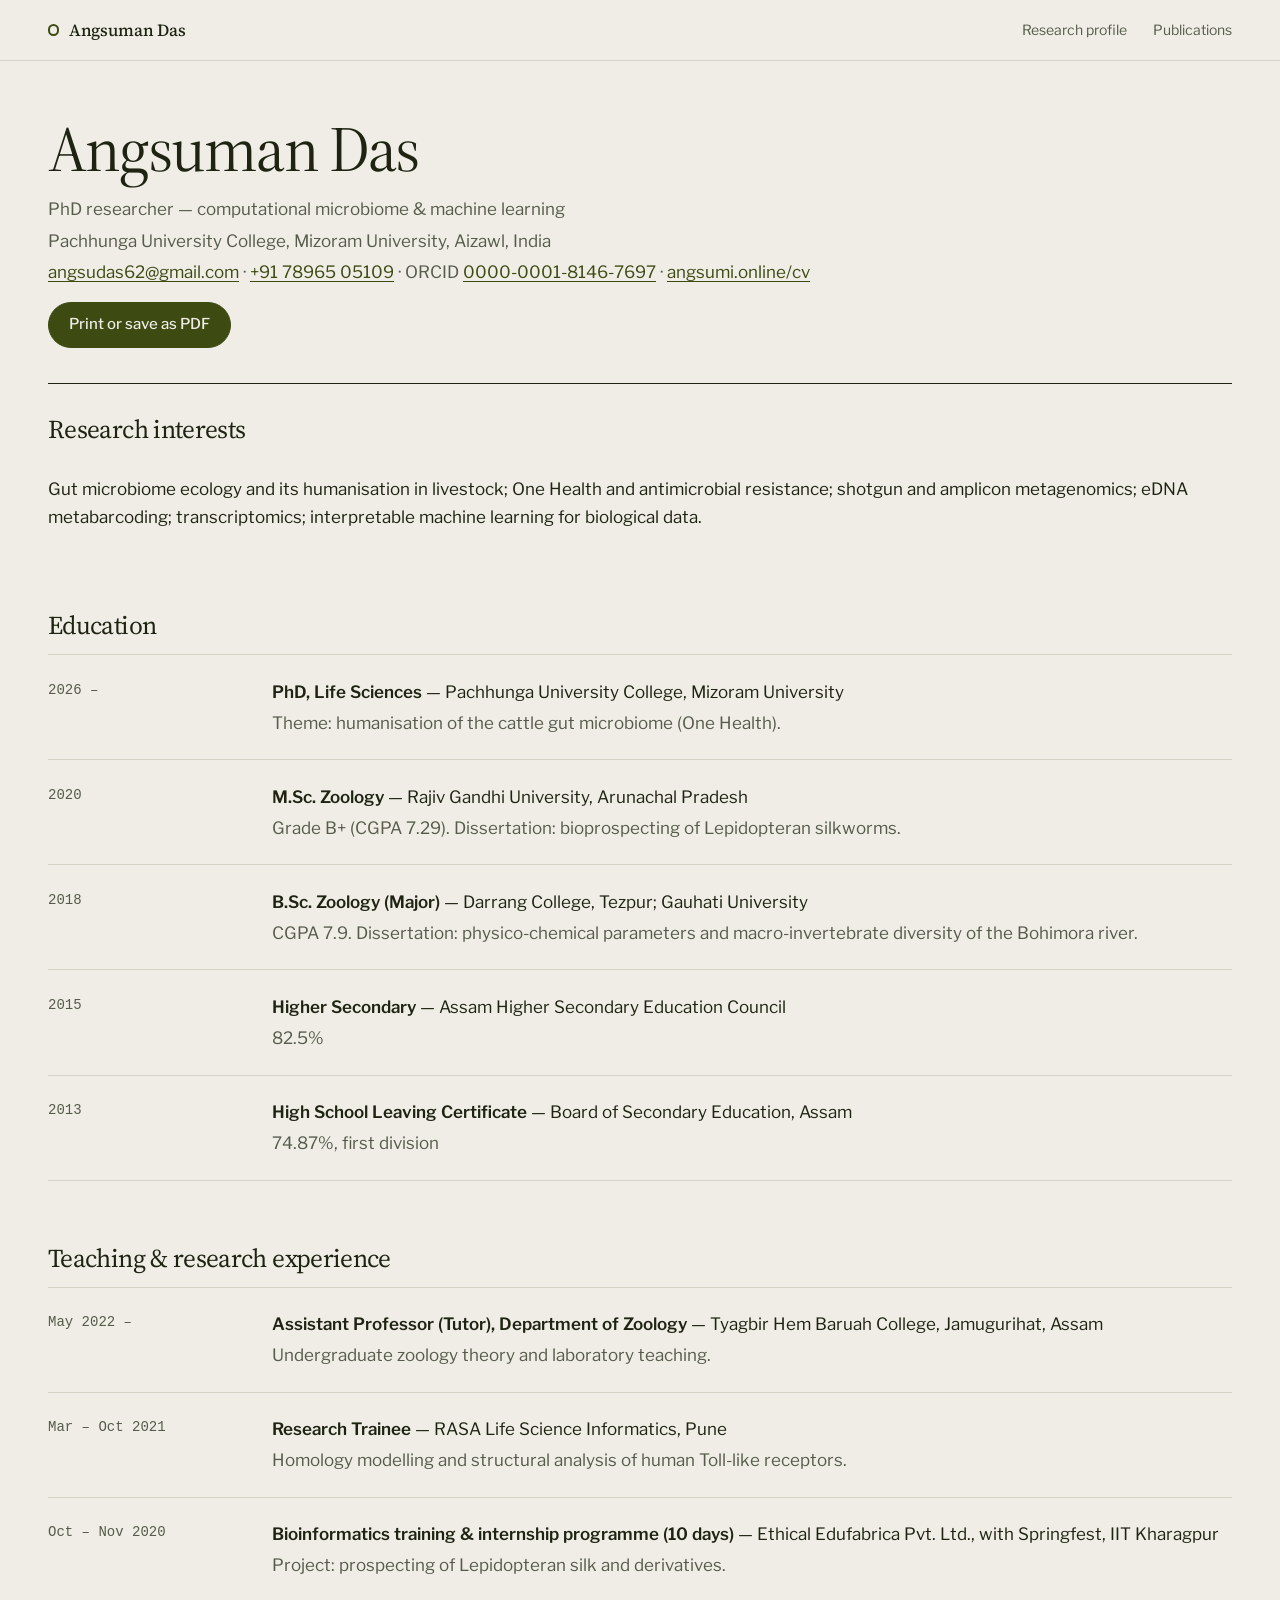
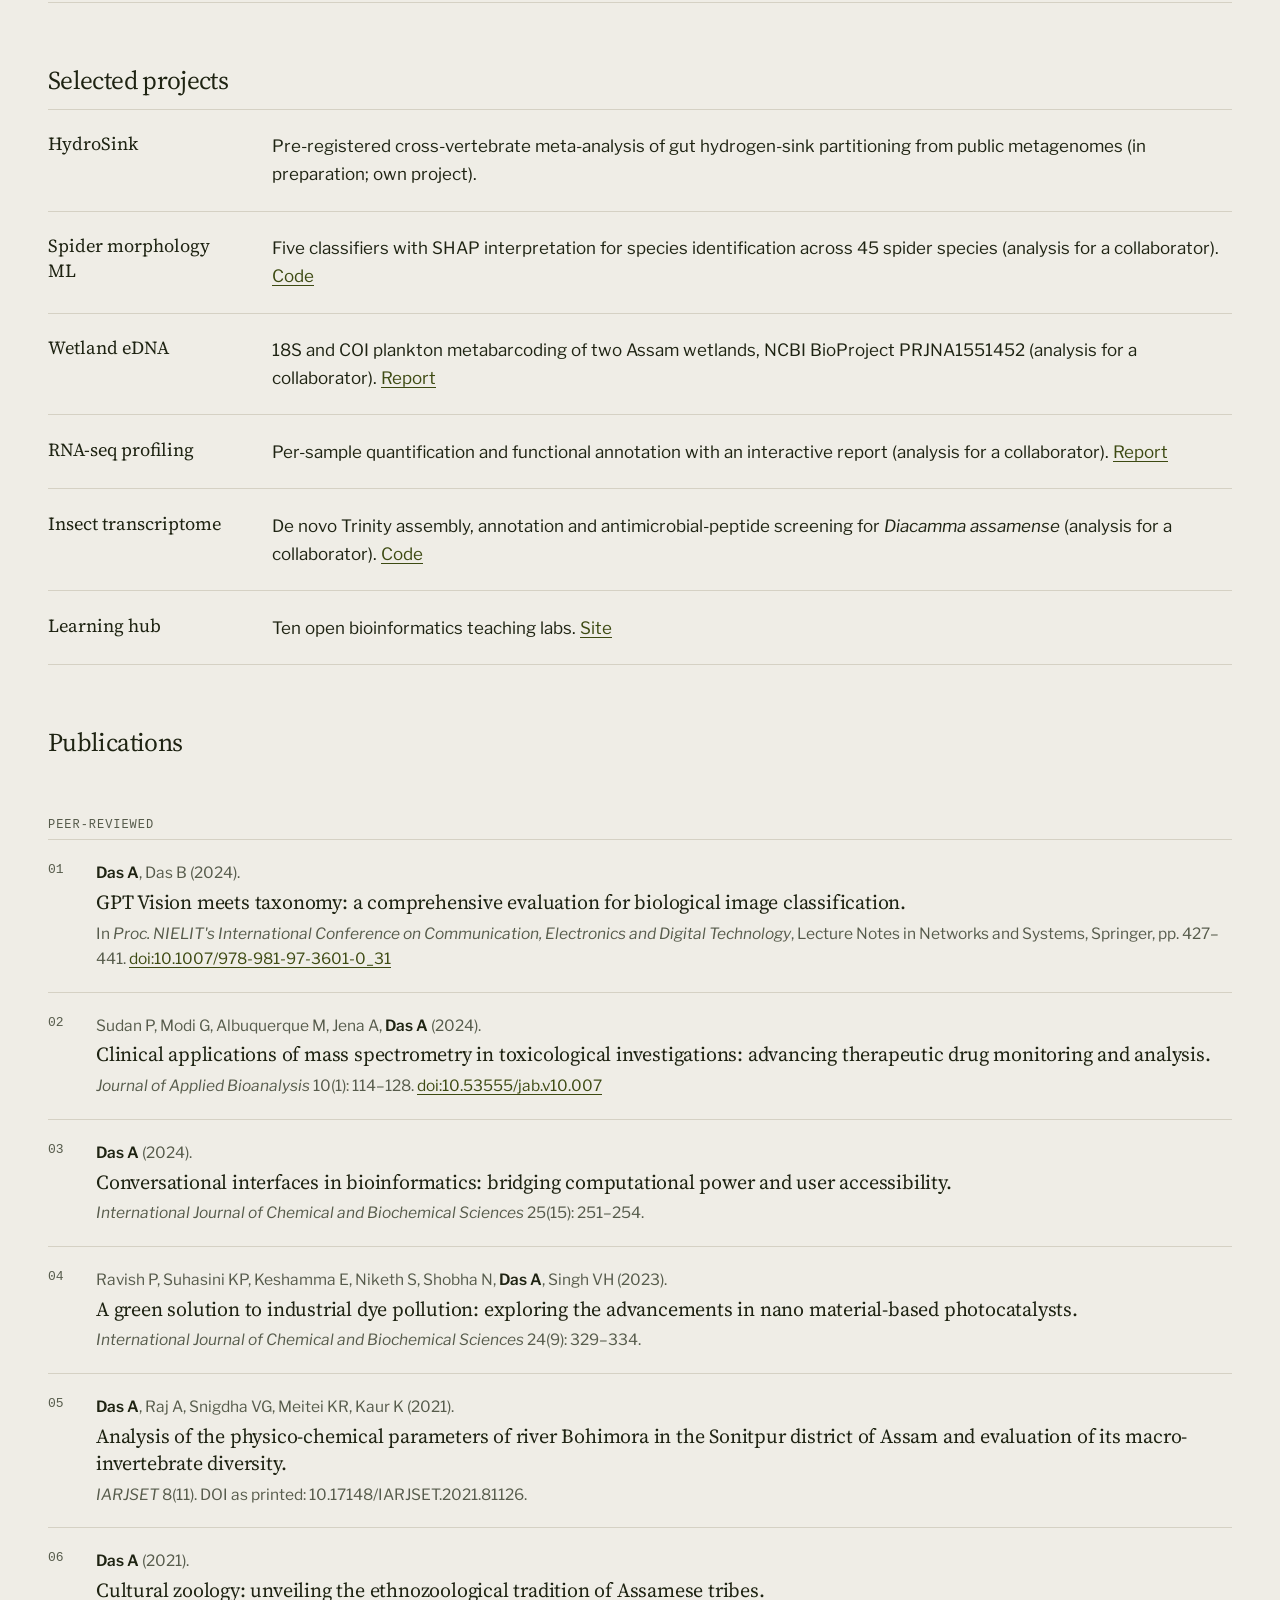
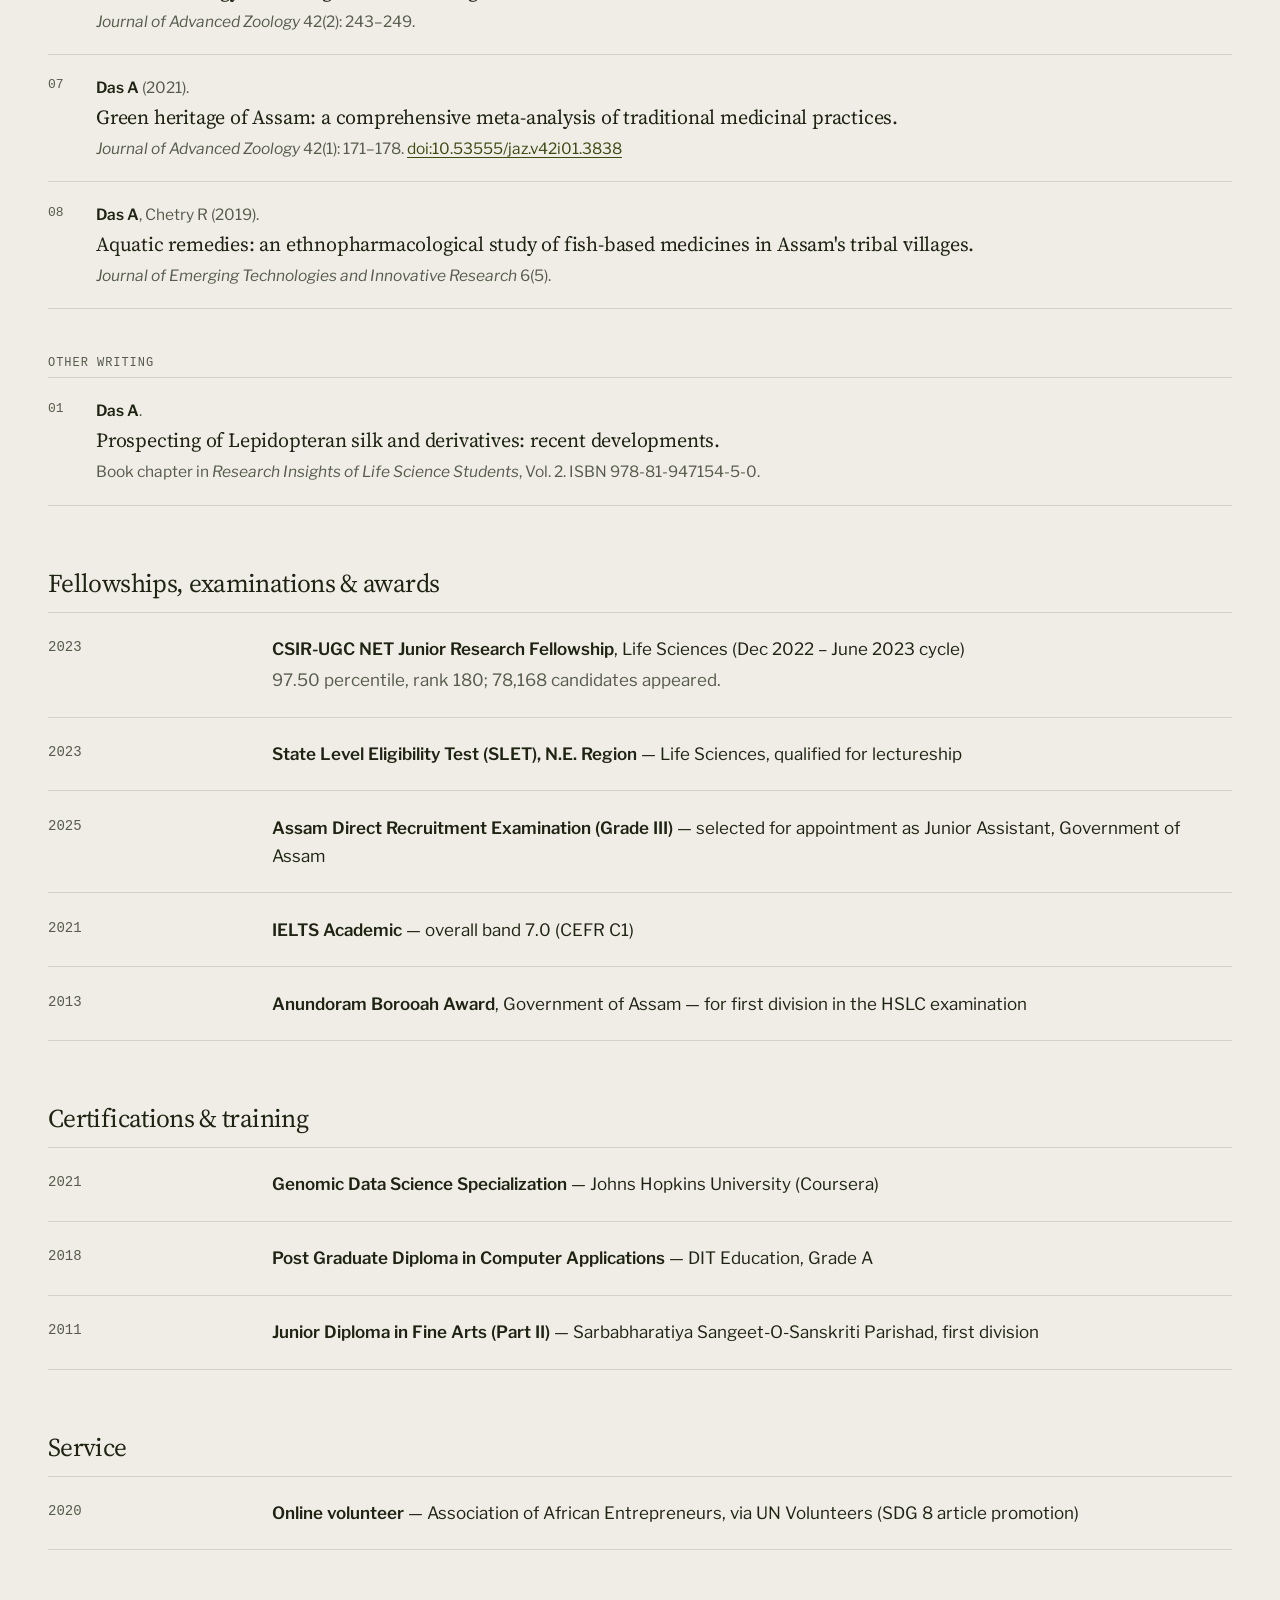
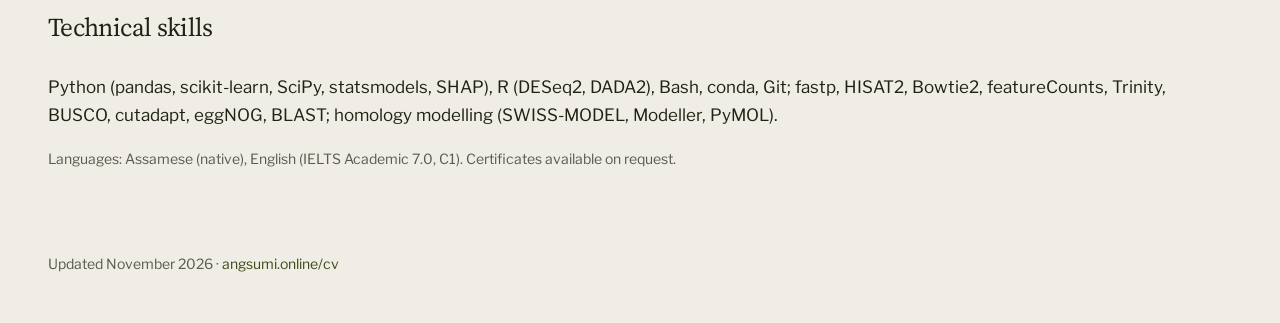
<file: full-cv.html>
<!DOCTYPE html>
<html lang="en">
<head>
<meta charset="utf-8">
<meta name="viewport" content="width=device-width, initial-scale=1">
<title>Curriculum Vitae — Angsuman Das</title>
<meta name="description" content="Full curriculum vitae of Angsuman Das, PhD researcher in computational microbiome science and machine learning at Mizoram University. Printable.">
<link rel="canonical" href="https://angsumi.online/cv/full-cv.html">
<meta property="og:type" content="profile">
<meta property="og:title" content="Curriculum Vitae — Angsuman Das">
<meta property="og:description" content="Full, printable CV: education, publications, teaching, research experience, fellowships and certifications.">
<meta property="og:url" content="https://angsumi.online/cv/full-cv.html">
<meta name="twitter:card" content="summary">
<link rel="icon" href="data:image/svg+xml,%3Csvg xmlns='http://www.w3.org/2000/svg' viewBox='0 0 64 64'%3E%3Crect width='64' height='64' rx='14' fill='%233d4a12'/%3E%3Ctext x='32' y='43' font-family='Georgia,serif' font-size='30' font-weight='600' text-anchor='middle' fill='%23fff'%3EAD%3C/text%3E%3C/svg%3E">
<link rel="preconnect" href="https://fonts.googleapis.com">
<link rel="preconnect" href="https://fonts.gstatic.com" crossorigin>
<link rel="stylesheet" href="https://fonts.googleapis.com/css2?family=Libre+Franklin:wght@400;500;600&amp;family=Source+Serif+4:ital,opsz,wght@0,8..60,400;1,8..60,400&amp;display=swap">
<link rel="stylesheet" href="academic.css">
</head>
<body class="cv">
<a class="skip" href="#main">Skip to content</a>
<header class="topbar">
  <div class="wrap">
    <a class="brand" href="./">Angsuman Das</a>
    <nav class="topnav" aria-label="Page">
      <a href="./">Research profile</a>
      <a href="#publications">Publications</a>
    </nav>
  </div>
</header>

<main id="main" class="wrap">
  <div class="cvhead">
    <h1>Angsuman Das</h1>
    <p>PhD researcher — computational microbiome &amp; machine learning</p>
    <p>Pachhunga University College, Mizoram University, Aizawl, India</p>
    <p><a href="mailto:angsudas62@gmail.com">angsudas62@gmail.com</a> · <a href="tel:+917896505109">+91&nbsp;78965&nbsp;05109</a> · ORCID <a href="https://orcid.org/0000-0001-8146-7697">0000-0001-8146-7697</a> · <a href="https://angsumi.online/cv/">angsumi.online/cv</a></p>
    <p class="noprint" style="margin-top:1rem"><button class="printbtn" type="button" onclick="window.print()">Print or save as PDF</button></p>
  </div>

  <section aria-labelledby="int-h">
    <h2 id="int-h">Research interests</h2>
    <p>Gut microbiome ecology and its humanisation in livestock; One Health and antimicrobial resistance; shotgun and amplicon metagenomics; eDNA metabarcoding; transcriptomics; interpretable machine learning for biological data.</p>
  </section>

  <section aria-labelledby="edu-h">
    <h2 id="edu-h">Education</h2>
    <dl class="rows">
      <div class="row"><dt class="when">2026 –</dt><dd><strong>PhD, Life Sciences</strong> — Pachhunga University College, Mizoram University<p>Theme: humanisation of the cattle gut microbiome (One Health).</p></dd></div>
      <div class="row"><dt class="when">2020</dt><dd><strong>M.Sc. Zoology</strong> — Rajiv Gandhi University, Arunachal Pradesh<p>Grade B+ (CGPA 7.29). Dissertation: bioprospecting of Lepidopteran silkworms.</p></dd></div>
      <div class="row"><dt class="when">2018</dt><dd><strong>B.Sc. Zoology (Major)</strong> — Darrang College, Tezpur; Gauhati University<p>CGPA 7.9. Dissertation: physico-chemical parameters and macro-invertebrate diversity of the Bohimora river.</p></dd></div>
      <div class="row"><dt class="when">2015</dt><dd><strong>Higher Secondary</strong> — Assam Higher Secondary Education Council<p>82.5%</p></dd></div>
      <div class="row"><dt class="when">2013</dt><dd><strong>High School Leaving Certificate</strong> — Board of Secondary Education, Assam<p>74.87%, first division</p></dd></div>
    </dl>
  </section>

  <section aria-labelledby="exp-h">
    <h2 id="exp-h">Teaching &amp; research experience</h2>
    <dl class="rows">
      <div class="row"><dt class="when">May 2022 –</dt><dd><strong>Assistant Professor (Tutor), Department of Zoology</strong> — Tyagbir Hem Baruah College, Jamugurihat, Assam<p>Undergraduate zoology theory and laboratory teaching.</p></dd></div>
      <div class="row"><dt class="when">Mar – Oct 2021</dt><dd><strong>Research Trainee</strong> — RASA Life Science Informatics, Pune<p>Homology modelling and structural analysis of human Toll-like receptors.</p></dd></div>
      <div class="row"><dt class="when">Oct – Nov 2020</dt><dd><strong>Bioinformatics training &amp; internship programme (10 days)</strong> — Ethical Edufabrica Pvt. Ltd., with Springfest, IIT Kharagpur<p>Project: prospecting of Lepidopteran silk and derivatives.</p></dd></div>
    </dl>
  </section>

  <section aria-labelledby="proj-h">
    <h2 id="proj-h">Selected projects</h2>
    <dl class="rows">
      <div class="row"><dt>HydroSink</dt><dd>Pre-registered cross-vertebrate meta-analysis of gut hydrogen-sink partitioning from public metagenomes (in preparation; own project).</dd></div>
      <div class="row"><dt>Spider morphology ML</dt><dd>Five classifiers with SHAP interpretation for species identification across 45 spider species (analysis for a collaborator). <a href="https://github.com/Angsumi/MD_Machine_Learning">Code</a></dd></div>
      <div class="row"><dt>Wetland eDNA</dt><dd>18S and COI plankton metabarcoding of two Assam wetlands, NCBI BioProject PRJNA1551452 (analysis for a collaborator). <a href="https://angsumi.online/Sahil_Metagenome/">Report</a></dd></div>
      <div class="row"><dt>RNA-seq profiling</dt><dd>Per-sample quantification and functional annotation with an interactive report (analysis for a collaborator). <a href="https://angsumi.online/MD_RNAseq/">Report</a></dd></div>
      <div class="row"><dt>Insect transcriptome</dt><dd>De novo Trinity assembly, annotation and antimicrobial-peptide screening for <em>Diacamma assamense</em> (analysis for a collaborator). <a href="https://github.com/Angsumi/Shruti_RNAseq_DeNovo">Code</a></dd></div>
      <div class="row"><dt>Learning hub</dt><dd>Ten open bioinformatics teaching labs. <a href="https://angsumi.online/bioinformatics/">Site</a></dd></div>
    </dl>
  </section>

  <section id="publications" aria-labelledby="pub-h">
    <h2 id="pub-h">Publications</h2>
    <h3 class="kicker">Peer-reviewed</h3>
    <ol class="pubs">
      <li><span class="me">Das A</span>, Das B (2024). <span class="t">GPT Vision meets taxonomy: a comprehensive evaluation for biological image classification.</span> In <span class="v">Proc. NIELIT's International Conference on Communication, Electronics and Digital Technology</span>, Lecture Notes in Networks and Systems, Springer, pp. 427–441. <a href="https://doi.org/10.1007/978-981-97-3601-0_31">doi:10.1007/978-981-97-3601-0_31</a></li>
      <li>Sudan P, Modi G, Albuquerque M, Jena A, <span class="me">Das A</span> (2024). <span class="t">Clinical applications of mass spectrometry in toxicological investigations: advancing therapeutic drug monitoring and analysis.</span> <span class="v">Journal of Applied Bioanalysis</span> 10(1): 114–128. <a href="https://doi.org/10.53555/jab.v10.007">doi:10.53555/jab.v10.007</a></li>
      <li><span class="me">Das A</span> (2024). <span class="t">Conversational interfaces in bioinformatics: bridging computational power and user accessibility.</span> <span class="v">International Journal of Chemical and Biochemical Sciences</span> 25(15): 251–254.</li>
      <li>Ravish P, Suhasini KP, Keshamma E, Niketh S, Shobha N, <span class="me">Das A</span>, Singh VH (2023). <span class="t">A green solution to industrial dye pollution: exploring the advancements in nano material-based photocatalysts.</span> <span class="v">International Journal of Chemical and Biochemical Sciences</span> 24(9): 329–334.</li>
      <li><span class="me">Das A</span>, Raj A, Snigdha VG, Meitei KR, Kaur K (2021). <span class="t">Analysis of the physico-chemical parameters of river Bohimora in the Sonitpur district of Assam and evaluation of its macro-invertebrate diversity.</span> <span class="v">IARJSET</span> 8(11). DOI as printed: 10.17148/IARJSET.2021.81126.</li>
      <li><span class="me">Das A</span> (2021). <span class="t">Cultural zoology: unveiling the ethnozoological tradition of Assamese tribes.</span> <span class="v">Journal of Advanced Zoology</span> 42(2): 243–249.</li>
      <li><span class="me">Das A</span> (2021). <span class="t">Green heritage of Assam: a comprehensive meta-analysis of traditional medicinal practices.</span> <span class="v">Journal of Advanced Zoology</span> 42(1): 171–178. <a href="https://doi.org/10.53555/jaz.v42i01.3838">doi:10.53555/jaz.v42i01.3838</a></li>
      <li><span class="me">Das A</span>, Chetry R (2019). <span class="t">Aquatic remedies: an ethnopharmacological study of fish-based medicines in Assam's tribal villages.</span> <span class="v">Journal of Emerging Technologies and Innovative Research</span> 6(5).</li>
    </ol>
    <h3 class="kicker">Other writing</h3>
    <ol class="pubs">
      <li><span class="me">Das A</span>. <span class="t">Prospecting of Lepidopteran silk and derivatives: recent developments.</span> Book chapter in <span class="v">Research Insights of Life Science Students</span>, Vol. 2. ISBN 978-81-947154-5-0.</li>
    </ol>
  </section>

  <section aria-labelledby="aw-h">
    <h2 id="aw-h">Fellowships, examinations &amp; awards</h2>
    <dl class="rows">
      <div class="row"><dt class="when">2023</dt><dd><strong>CSIR-UGC NET Junior Research Fellowship</strong>, Life Sciences (Dec 2022 – June 2023 cycle)<p>97.50 percentile, rank 180; 78,168 candidates appeared.</p></dd></div>
      <div class="row"><dt class="when">2023</dt><dd><strong>State Level Eligibility Test (SLET), N.E. Region</strong> — Life Sciences, qualified for lectureship</dd></div>
      <div class="row"><dt class="when">2025</dt><dd><strong>Assam Direct Recruitment Examination (Grade III)</strong> — selected for appointment as Junior Assistant, Government of Assam</dd></div>
      <div class="row"><dt class="when">2021</dt><dd><strong>IELTS Academic</strong> — overall band 7.0 (CEFR C1)</dd></div>
      <div class="row"><dt class="when">2013</dt><dd><strong>Anundoram Borooah Award</strong>, Government of Assam — for first division in the HSLC examination</dd></div>
    </dl>
  </section>

  <section aria-labelledby="cert-h">
    <h2 id="cert-h">Certifications &amp; training</h2>
    <dl class="rows">
      <div class="row"><dt class="when">2021</dt><dd><strong>Genomic Data Science Specialization</strong> — Johns Hopkins University (Coursera)</dd></div>
      <div class="row"><dt class="when">2018</dt><dd><strong>Post Graduate Diploma in Computer Applications</strong> — DIT Education, Grade A</dd></div>
      <div class="row"><dt class="when">2011</dt><dd><strong>Junior Diploma in Fine Arts (Part II)</strong> — Sarbabharatiya Sangeet-O-Sanskriti Parishad, first division</dd></div>
    </dl>
  </section>

  <section aria-labelledby="svc-h">
    <h2 id="svc-h">Service</h2>
    <dl class="rows">
      <div class="row"><dt class="when">2020</dt><dd><strong>Online volunteer</strong> — Association of African Entrepreneurs, via UN Volunteers (SDG 8 article promotion)</dd></div>
    </dl>
  </section>

  <section aria-labelledby="sk-h">
    <h2 id="sk-h">Technical skills</h2>
    <p>Python (pandas, scikit-learn, SciPy, statsmodels, SHAP), R (DESeq2, DADA2), Bash, conda, Git; fastp, HISAT2, Bowtie2, featureCounts, Trinity, BUSCO, cutadapt, eggNOG, BLAST; homology modelling (SWISS-MODEL, Modeller, PyMOL).</p>
    <p class="note">Languages: Assamese (native), English (IELTS Academic 7.0, C1). Certificates available on request.</p>
  </section>
</main>

<footer>
  <div class="wrap"><p>Updated November 2026 · <a href="./">angsumi.online/cv</a></p></div>
</footer>
</body>
</html>
</file>
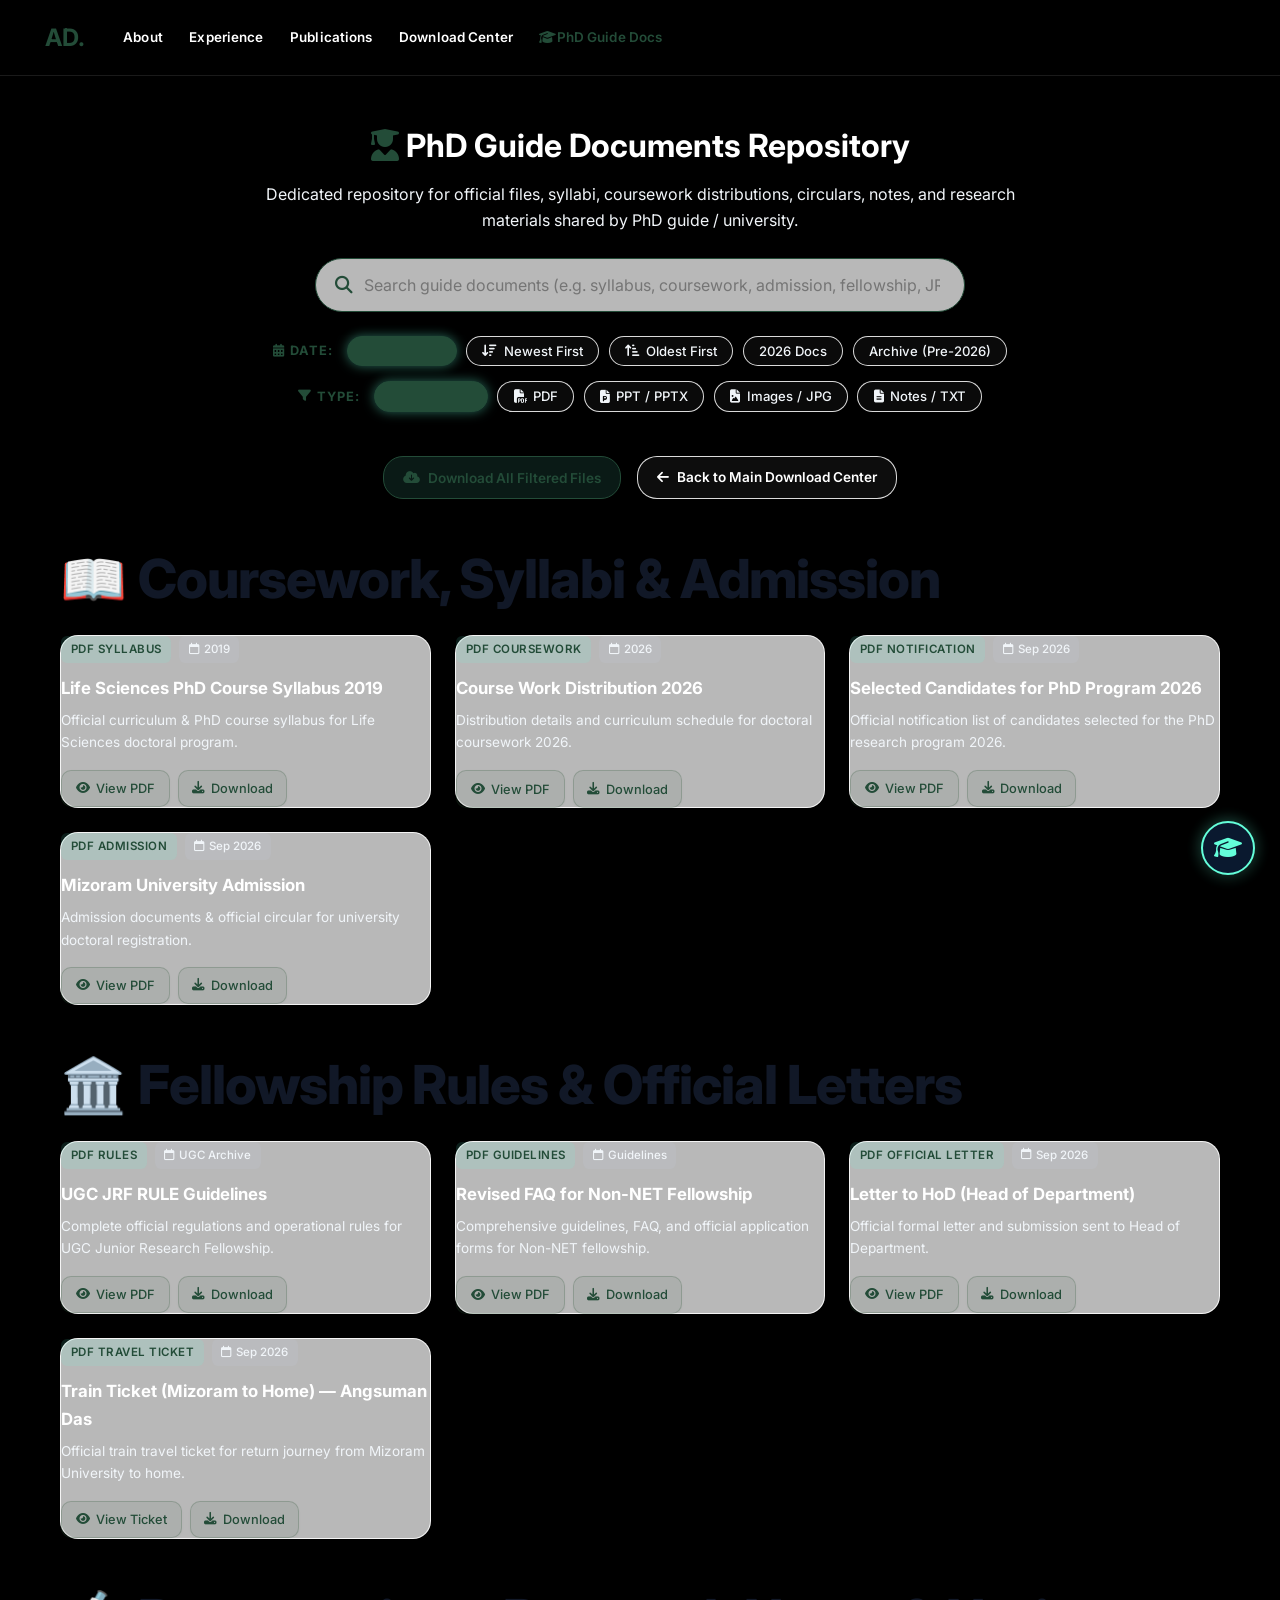
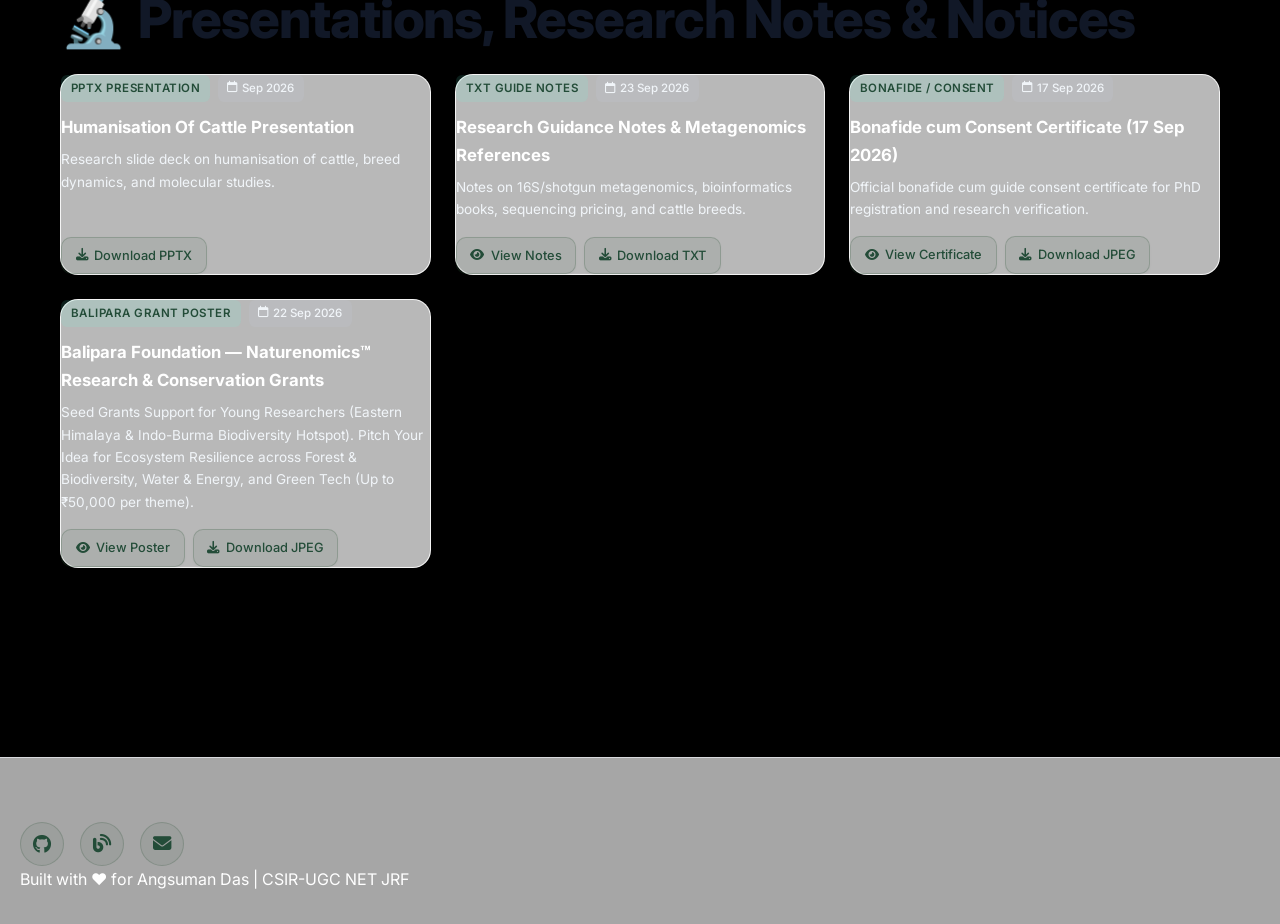
<file: phd-docs.html>
<!DOCTYPE html>
<html lang="en">
<head>
    <meta charset="UTF-8">
    <meta name="viewport" content="width=device-width, initial-scale=1.0">
    <title>PhD Guide Documents Repository | Angsuman Das</title>
    <link rel="stylesheet" href="style.css">
    <link href="https://fonts.googleapis.com/css2?family=Inter:wght@300;400;500;600;700&display=swap" rel="stylesheet">
    <link rel="stylesheet" href="https://cdnjs.cloudflare.com/ajax/libs/font-awesome/6.4.0/css/all.min.css">
    <style>
        .page-header {
            text-align: center;
            padding: 120px 20px 25px;
        }
        .search-box {
            max-width: 650px;
            margin: 1.5rem auto 0;
            position: relative;
        }
        .search-input {
            width: 100%;
            padding: 1rem 1.5rem 1rem 3rem;
            border-radius: 30px;
            background: var(--glass-bg);
            border: 1px solid var(--accent);
            color: var(--text-main);
            font-size: 1rem;
            outline: none;
            box-shadow: 0 4px 20px rgba(0, 0, 0, 0.2);
            transition: all 0.3s ease;
        }
        .search-input:focus {
            box-shadow: 0 0 15px rgba(100, 255, 218, 0.3);
            border-color: #64ffda;
        }
        .search-icon {
            position: absolute;
            left: 1.25rem;
            top: 50%;
            transform: translateY(-50%);
            color: var(--accent);
            font-size: 1.1rem;
        }

        /* ── Filter Pills Container ── */
        .filter-controls-container {
            max-width: 950px;
            margin: 1.5rem auto 0.5rem;
            display: flex;
            flex-direction: column;
            gap: 0.9rem;
            align-items: center;
        }
        .filter-row {
            display: flex;
            align-items: center;
            justify-content: center;
            gap: 0.6rem;
            flex-wrap: wrap;
        }
        .filter-row-label {
            font-size: 0.8rem;
            font-weight: 700;
            text-transform: uppercase;
            letter-spacing: 1px;
            color: var(--accent);
            margin-right: 0.25rem;
            display: inline-flex;
            align-items: center;
            gap: 0.35rem;
        }
        .filter-pill {
            padding: 0.4rem 0.95rem;
            border-radius: 20px;
            background: rgba(255, 255, 255, 0.04);
            border: 1px solid var(--glass-border);
            color: var(--text-muted);
            font-size: 0.82rem;
            font-weight: 500;
            cursor: pointer;
            transition: all 0.25s ease;
            display: inline-flex;
            align-items: center;
            gap: 0.4rem;
            user-select: none;
        }
        .filter-pill:hover {
            border-color: var(--accent);
            color: var(--text-main);
            transform: translateY(-1px);
        }
        .filter-pill.active {
            background: var(--accent);
            color: var(--bg-color);
            border-color: var(--accent);
            font-weight: 700;
            box-shadow: 0 0 12px rgba(100, 255, 218, 0.4);
        }

        .dl-grid {
            display: grid;
            grid-template-columns: repeat(auto-fill, minmax(320px, 1fr));
            gap: 1.5rem;
            margin-top: 1.5rem;
        }
        .dl-card {
            display: flex;
            flex-direction: column;
            justify-content: space-between;
            position: relative;
        }
        .dl-card h4 {
            color: var(--text-main);
            font-size: 1.05rem;
            margin-bottom: 0.4rem;
            word-break: break-word;
        }
        .dl-card p {
            color: var(--text-muted);
            font-size: 0.85rem;
            margin-bottom: 1rem;
        }
        .card-meta-tags {
            display: flex;
            align-items: center;
            gap: 0.5rem;
            flex-wrap: wrap;
            margin-bottom: 0.75rem;
        }
        .format-badge {
            display: inline-block;
            padding: 0.25rem 0.6rem;
            background: rgba(100, 255, 218, 0.12);
            color: var(--accent);
            border-radius: 6px;
            font-size: 0.72rem;
            font-weight: 600;
            text-transform: uppercase;
            letter-spacing: 0.5px;
        }
        .date-badge {
            display: inline-flex;
            align-items: center;
            gap: 0.3rem;
            padding: 0.25rem 0.6rem;
            background: rgba(204, 214, 246, 0.08);
            color: var(--text-muted);
            border-radius: 6px;
            font-size: 0.72rem;
            font-weight: 500;
        }
        .doc-btn-group {
            display: flex;
            flex-wrap: wrap;
            gap: 0.5rem;
            margin-top: auto;
        }
        .doc-btn {
            display: inline-flex;
            align-items: center;
            gap: 0.4rem;
            padding: 0.45rem 0.85rem;
            border-radius: 6px;
            background: rgba(255, 255, 255, 0.05);
            border: 1px solid var(--glass-border);
            color: var(--text-main);
            text-decoration: none;
            font-size: 0.8rem;
            font-weight: 500;
            transition: all 0.2s ease;
            cursor: pointer;
        }
        .doc-btn:hover {
            border-color: var(--accent);
            color: var(--accent);
            transform: translateY(-2px);
        }
        .quick-actions {
            display: flex;
            justify-content: center;
            gap: 1rem;
            flex-wrap: wrap;
            margin-top: 1.25rem;
        }
        .btn-phd-action {
            display: inline-flex;
            align-items: center;
            gap: 0.5rem;
            padding: 0.6rem 1.2rem;
            border-radius: 20px;
            background: rgba(100, 255, 218, 0.1);
            border: 1px solid var(--accent);
            color: var(--accent);
            text-decoration: none;
            font-size: 0.85rem;
            font-weight: 600;
            cursor: pointer;
            transition: all 0.25s ease;
        }
        .btn-phd-action:hover {
            background: var(--accent);
            color: var(--bg-color);
            transform: translateY(-2px);
        }
        /* Floating bottom PhD icon button */
        .phd-fab {
            position: fixed;
            bottom: 25px;
            right: 25px;
            width: 54px;
            height: 54px;
            border-radius: 50%;
            background: #0a192f;
            border: 2px solid #64ffda;
            color: #64ffda;
            display: flex;
            align-items: center;
            justify-content: center;
            font-size: 1.4rem;
            box-shadow: 0 4px 20px rgba(0, 0, 0, 0.5), 0 0 15px rgba(100, 255, 218, 0.4);
            text-decoration: none;
            z-index: 999;
            transition: all 0.3s cubic-bezier(0.175, 0.885, 0.32, 1.275);
        }
        .phd-fab:hover {
            transform: scale(1.1) translateY(-3px);
            background: #64ffda;
            color: #0a192f;
            box-shadow: 0 8px 25px rgba(100, 255, 218, 0.6);
        }
        .phd-fab .tooltip {
            position: absolute;
            right: 65px;
            background: rgba(10, 25, 47, 0.95);
            border: 1px solid #64ffda;
            color: #ccd6f6;
            padding: 0.4rem 0.8rem;
            border-radius: 6px;
            font-size: 0.8rem;
            white-space: nowrap;
            pointer-events: none;
            opacity: 0;
            transform: translateX(10px);
            transition: all 0.3s ease;
        }
        .phd-fab:hover .tooltip {
            opacity: 1;
            transform: translateX(0);
        }
    </style>
</head>
<body>
    <div class="background-animation"></div>

    <nav id="navbar">
        <div class="nav-content">
            <h1 class="logo"><a href="index.html" style="color: var(--accent); text-decoration: none;">AD.</a></h1>
            <ul class="nav-links">
                <li><a href="index.html#about">About</a></li>
                <li><a href="index.html#experience">Experience</a></li>
                <li><a href="index.html#publications">Publications</a></li>
                <li><a href="download.html">Download Center</a></li>
                <li><a href="phd-docs.html" style="color: var(--accent); font-weight: 600;"><i class="fas fa-graduation-cap"></i> PhD Guide Docs</a></li>
            </ul>
        </div>
    </nav>

    <div class="page-header">
        <h1 class="name"><i class="fas fa-user-graduate" style="color: var(--accent);"></i> PhD Guide Documents Repository</h1>
        <p class="summary" style="max-width: 750px; margin: 0.5rem auto 0; color: var(--text-muted);">
            Dedicated repository for official files, syllabi, coursework distributions, circulars, notes, and research materials shared by PhD guide / university.
        </p>

        <div class="search-box">
            <i class="fas fa-search search-icon"></i>
            <input type="text" id="docSearch" class="search-input" placeholder="Search guide documents (e.g. syllabus, coursework, admission, fellowship, JRF, cattle, HoD)..." oninput="filterDocs()">
            <button id="searchClear" onclick="clearSearch()" title="Clear search" style="display:none;position:absolute;right:1rem;top:50%;transform:translateY(-50%);background:none;border:none;color:var(--accent);font-size:1.2rem;cursor:pointer;padding:0.2rem 0.4rem;">&#x2715;</button>
        </div>

        <!-- Filter Pills: Date Chronology & File Types -->
        <div class="filter-controls-container">
            <!-- Row 1: Date Chronology -->
            <div class="filter-row">
                <span class="filter-row-label"><i class="fas fa-calendar-alt"></i> Date:</span>
                <button class="filter-pill active" data-filter="date" data-value="all" onclick="setFilter(this, 'date', 'all')"><i class="fas fa-th"></i> All Dates</button>
                <button class="filter-pill" data-filter="date" data-value="newest" onclick="setFilter(this, 'date', 'newest')"><i class="fas fa-sort-amount-down"></i> Newest First</button>
                <button class="filter-pill" data-filter="date" data-value="oldest" onclick="setFilter(this, 'date', 'oldest')"><i class="fas fa-sort-amount-up-alt"></i> Oldest First</button>
                <button class="filter-pill" data-filter="date" data-value="2026" onclick="setFilter(this, 'date', '2026')">2026 Docs</button>
                <button class="filter-pill" data-filter="date" data-value="archive" onclick="setFilter(this, 'date', 'archive')">Archive (Pre-2026)</button>
            </div>

            <!-- Row 2: File Types -->
            <div class="filter-row">
                <span class="filter-row-label"><i class="fas fa-filter"></i> Type:</span>
                <button class="filter-pill active" data-filter="type" data-value="all" onclick="setFilter(this, 'type', 'all')"><i class="fas fa-layer-group"></i> All Types</button>
                <button class="filter-pill" data-filter="type" data-value="pdf" onclick="setFilter(this, 'type', 'pdf')"><i class="fas fa-file-pdf"></i> PDF</button>
                <button class="filter-pill" data-filter="type" data-value="ppt" onclick="setFilter(this, 'type', 'ppt')"><i class="fas fa-file-powerpoint"></i> PPT / PPTX</button>
                <button class="filter-pill" data-filter="type" data-value="jpg" onclick="setFilter(this, 'type', 'jpg')"><i class="fas fa-file-image"></i> Images / JPG</button>
                <button class="filter-pill" data-filter="type" data-value="txt" onclick="setFilter(this, 'type', 'txt')"><i class="fas fa-file-alt"></i> Notes / TXT</button>
            </div>
        </div>

        <p id="searchCount" style="margin:0.5rem auto 0;font-size:0.85rem;color:var(--accent);min-height:1.2em;"></p>

        <div class="quick-actions">
            <button onclick="downloadAllFiltered()" class="btn-phd-action"><i class="fas fa-cloud-download-alt"></i> Download All Filtered Files</button>
            <a href="download.html" class="btn-phd-action" style="background: rgba(255,255,255,0.05); border-color: var(--glass-border); color: var(--text-main);"><i class="fas fa-arrow-left"></i> Back to Main Download Center</a>
        </div>
    </div>

    <main style="max-width: 1200px; margin: 0 auto; padding: 0 20px 100px;">

        <!-- CATEGORY 1: COURSEWORK, SYLLABUS & ADMISSION -->
        <section class="section" style="padding: 25px 0;">
            <h2 class="section-title">📖 <span>Coursework, Syllabi & Admission</span></h2>
            <div class="dl-grid">

                <div class="dl-card glass doc-item" data-type="pdf" data-date="2019-07-01" data-year="archive">
                    <div>
                        <div class="card-meta-tags">
                            <span class="format-badge">PDF Syllabus</span>
                            <span class="date-badge"><i class="far fa-calendar"></i> 2019</span>
                        </div>
                        <h4>Life Sciences PhD Course Syllabus 2019</h4>
                        <p>Official curriculum & PhD course syllabus for Life Sciences doctoral program.</p>
                    </div>
                    <div class="doc-btn-group">
                        <a href="./documents/phd_guide_docs/Life%20Sciences%20PhD%20course%20syllabus%202019.pdf" target="_blank" class="doc-btn"><i class="fas fa-eye"></i> View PDF</a>
                        <a href="./documents/phd_guide_docs/Life%20Sciences%20PhD%20course%20syllabus%202019.pdf" download class="doc-btn"><i class="fas fa-download"></i> Download</a>
                    </div>
                </div>

                <div class="dl-card glass doc-item" data-type="pdf" data-date="2026-08-15" data-year="2026">
                    <div>
                        <div class="card-meta-tags">
                            <span class="format-badge">PDF Coursework</span>
                            <span class="date-badge"><i class="far fa-calendar"></i> 2026</span>
                        </div>
                        <h4>Course Work Distribution 2026</h4>
                        <p>Distribution details and curriculum schedule for doctoral coursework 2026.</p>
                    </div>
                    <div class="doc-btn-group">
                        <a href="./documents/phd_guide_docs/Course%20work%20distribution%202026.pdf" target="_blank" class="doc-btn"><i class="fas fa-eye"></i> View PDF</a>
                        <a href="./documents/phd_guide_docs/Course%20work%20distribution%202026.pdf" download class="doc-btn"><i class="fas fa-download"></i> Download</a>
                    </div>
                </div>

                <div class="dl-card glass doc-item" data-type="pdf" data-date="2026-09-01" data-year="2026">
                    <div>
                        <div class="card-meta-tags">
                            <span class="format-badge">PDF Notification</span>
                            <span class="date-badge"><i class="far fa-calendar"></i> Sep 2026</span>
                        </div>
                        <h4>Selected Candidates for PhD Program 2026</h4>
                        <p>Official notification list of candidates selected for the PhD research program 2026.</p>
                    </div>
                    <div class="doc-btn-group">
                        <a href="./documents/phd_guide_docs/Selected%20candidates%20for%20PhD%20program%202026.pdf" target="_blank" class="doc-btn"><i class="fas fa-eye"></i> View PDF</a>
                        <a href="./documents/phd_guide_docs/Selected%20candidates%20for%20PhD%20program%202026.pdf" download class="doc-btn"><i class="fas fa-download"></i> Download</a>
                    </div>
                </div>

                <div class="dl-card glass doc-item" data-type="pdf" data-date="2026-09-10" data-year="2026">
                    <div>
                        <div class="card-meta-tags">
                            <span class="format-badge">PDF Admission</span>
                            <span class="date-badge"><i class="far fa-calendar"></i> Sep 2026</span>
                        </div>
                        <h4>Mizoram University Admission</h4>
                        <p>Admission documents & official circular for university doctoral registration.</p>
                    </div>
                    <div class="doc-btn-group">
                        <a href="./documents/phd_guide_docs/Mizoram%20unive%20admission.pdf" target="_blank" class="doc-btn"><i class="fas fa-eye"></i> View PDF</a>
                        <a href="./documents/phd_guide_docs/Mizoram%20unive%20admission.pdf" download class="doc-btn"><i class="fas fa-download"></i> Download</a>
                    </div>
                </div>

            </div>
        </section>

        <!-- CATEGORY 2: FELLOWSHIPS, RULES & OFFICIAL CORRESPONDENCE -->
        <section class="section" style="padding: 25px 0;">
            <h2 class="section-title">🏛️ <span>Fellowship Rules & Official Letters</span></h2>
            <div class="dl-grid">

                <div class="dl-card glass doc-item" data-type="pdf" data-date="2020-01-01" data-year="archive">
                    <div>
                        <div class="card-meta-tags">
                            <span class="format-badge">PDF Rules</span>
                            <span class="date-badge"><i class="far fa-calendar"></i> UGC Archive</span>
                        </div>
                        <h4>UGC JRF RULE Guidelines</h4>
                        <p>Complete official regulations and operational rules for UGC Junior Research Fellowship.</p>
                    </div>
                    <div class="doc-btn-group">
                        <a href="./documents/phd_guide_docs/UGC%20JRF%20RULE.pdf" target="_blank" class="doc-btn"><i class="fas fa-eye"></i> View PDF</a>
                        <a href="./documents/phd_guide_docs/UGC%20JRF%20RULE.pdf" download class="doc-btn"><i class="fas fa-download"></i> Download</a>
                    </div>
                </div>

                <div class="dl-card glass doc-item" data-type="pdf" data-date="2023-01-01" data-year="archive">
                    <div>
                        <div class="card-meta-tags">
                            <span class="format-badge">PDF Guidelines</span>
                            <span class="date-badge"><i class="far fa-calendar"></i> Guidelines</span>
                        </div>
                        <h4>Revised FAQ for Non-NET Fellowship</h4>
                        <p>Comprehensive guidelines, FAQ, and official application forms for Non-NET fellowship.</p>
                    </div>
                    <div class="doc-btn-group">
                        <a href="./documents/phd_guide_docs/Revised%20FAQ%20for%20Non-NET%20fellowship(Guidelines%20%26%20Application%20forms).pdf" target="_blank" class="doc-btn"><i class="fas fa-eye"></i> View PDF</a>
                        <a href="./documents/phd_guide_docs/Revised%20FAQ%20for%20Non-NET%20fellowship(Guidelines%20%26%20Application%20forms).pdf" download class="doc-btn"><i class="fas fa-download"></i> Download</a>
                    </div>
                </div>

                <div class="dl-card glass doc-item" data-type="pdf" data-date="2026-09-12" data-year="2026">
                    <div>
                        <div class="card-meta-tags">
                            <span class="format-badge">PDF Official Letter</span>
                            <span class="date-badge"><i class="far fa-calendar"></i> Sep 2026</span>
                        </div>
                        <h4>Letter to HoD (Head of Department)</h4>
                        <p>Official formal letter and submission sent to Head of Department.</p>
                    </div>
                    <div class="doc-btn-group">
                        <a href="./documents/phd_guide_docs/Letter%20to%20HoD.pdf" target="_blank" class="doc-btn"><i class="fas fa-eye"></i> View PDF</a>
                        <a href="./documents/phd_guide_docs/Letter%20to%20HoD.pdf" download class="doc-btn"><i class="fas fa-download"></i> Download</a>
                    </div>
                </div>

                <div class="dl-card glass doc-item" data-type="pdf" data-date="2026-09-15" data-year="2026">
                    <div>
                        <div class="card-meta-tags">
                            <span class="format-badge">PDF Travel Ticket</span>
                            <span class="date-badge"><i class="far fa-calendar"></i> Sep 2026</span>
                        </div>
                        <h4>Train Ticket (Mizoram to Home) — Angsuman Das</h4>
                        <p>Official train travel ticket for return journey from Mizoram University to home.</p>
                    </div>
                    <div class="doc-btn-group">
                        <a href="./documents/phd_guide_docs/AMGSUMAN%20DAS.pdf" target="_blank" class="doc-btn"><i class="fas fa-eye"></i> View Ticket</a>
                        <a href="./documents/phd_guide_docs/AMGSUMAN%20DAS.pdf" download class="doc-btn"><i class="fas fa-download"></i> Download</a>
                    </div>
                </div>

            </div>
        </section>

        <!-- CATEGORY 3: PRESENTATIONS, RESEARCH NOTES & NOTICES -->
        <section class="section" style="padding: 25px 0;">
            <h2 class="section-title">🔬 <span>Presentations, Research Notes & Notices</span></h2>
            <div class="dl-grid">

                <div class="dl-card glass doc-item" data-type="ppt" data-date="2026-09-20" data-year="2026">
                    <div>
                        <div class="card-meta-tags">
                            <span class="format-badge">PPTX Presentation</span>
                            <span class="date-badge"><i class="far fa-calendar"></i> Sep 2026</span>
                        </div>
                        <h4>Humanisation Of Cattle Presentation</h4>
                        <p>Research slide deck on humanisation of cattle, breed dynamics, and molecular studies.</p>
                    </div>
                    <div class="doc-btn-group">
                        <a href="./documents/phd_guide_docs/Humanisation%20Of%20Cattle.pptx" download class="doc-btn"><i class="fas fa-download"></i> Download PPTX</a>
                    </div>
                </div>

                <div class="dl-card glass doc-item" data-type="txt" data-date="2026-09-23" data-year="2026">
                    <div>
                        <div class="card-meta-tags">
                            <span class="format-badge">TXT Guide Notes</span>
                            <span class="date-badge"><i class="far fa-calendar"></i> 23 Sep 2026</span>
                        </div>
                        <h4>Research Guidance Notes & Metagenomics References</h4>
                        <p>Notes on 16S/shotgun metagenomics, bioinformatics books, sequencing pricing, and cattle breeds.</p>
                    </div>
                    <div class="doc-btn-group">
                        <a href="./documents/phd_guide_docs/7%2034%20PM%209%2023%202026%20Angsuman.txt" target="_blank" class="doc-btn"><i class="fas fa-eye"></i> View Notes</a>
                        <a href="./documents/phd_guide_docs/7%2034%20PM%209%2023%202026%20Angsuman.txt" download class="doc-btn"><i class="fas fa-download"></i> Download TXT</a>
                    </div>
                </div>

                <div class="dl-card glass doc-item" data-type="jpg" data-date="2026-09-17" data-year="2026">
                    <div>
                        <div class="card-meta-tags">
                            <span class="format-badge">Bonafide / Consent</span>
                            <span class="date-badge"><i class="far fa-calendar"></i> 17 Sep 2026</span>
                        </div>
                        <h4>Bonafide cum Consent Certificate (17 Sep 2026)</h4>
                        <p>Official bonafide cum guide consent certificate for PhD registration and research verification.</p>
                    </div>
                    <div class="doc-btn-group">
                        <a href="./documents/phd_guide_docs/WhatsApp%20Image%202026-09-17%20at%201.33.28%20PM.jpeg" target="_blank" class="doc-btn"><i class="fas fa-eye"></i> View Certificate</a>
                        <a href="./documents/phd_guide_docs/WhatsApp%20Image%202026-09-17%20at%201.33.28%20PM.jpeg" download class="doc-btn"><i class="fas fa-download"></i> Download JPEG</a>
                    </div>
                </div>

                <div class="dl-card glass doc-item" data-type="jpg" data-date="2026-09-22" data-year="2026">
                    <div>
                        <div class="card-meta-tags">
                            <span class="format-badge">Balipara Grant Poster</span>
                            <span class="date-badge"><i class="far fa-calendar"></i> 22 Sep 2026</span>
                        </div>
                        <h4>Balipara Foundation — Naturenomics™ Research & Conservation Grants</h4>
                        <p>Seed Grants Support for Young Researchers (Eastern Himalaya & Indo-Burma Biodiversity Hotspot). Pitch Your Idea for Ecosystem Resilience across Forest & Biodiversity, Water & Energy, and Green Tech (Up to ₹50,000 per theme).</p>
                    </div>
                    <div class="doc-btn-group">
                        <a href="./documents/phd_guide_docs/WhatsApp%20Image%202026-09-22%20at%209.39.01%20PM.jpeg" target="_blank" class="doc-btn"><i class="fas fa-eye"></i> View Poster</a>
                        <a href="./documents/phd_guide_docs/WhatsApp%20Image%202026-09-22%20at%209.39.01%20PM.jpeg" download class="doc-btn"><i class="fas fa-download"></i> Download JPEG</a>
                    </div>
                </div>

            </div>
        </section>

    </main>

    <!-- Floating Action Button pointing to PhD Repository -->
    <a href="phd-docs.html" class="phd-fab" title="PhD Guide Documents">
        <i class="fas fa-graduation-cap"></i>
        <span class="tooltip">PhD Guide Documents</span>
    </a>

    <footer>
        <div class="social-links">
            <a href="https://github.com/Angsumi" target="_blank"><i class="fab fa-github"></i></a>
            <a href="https://rangachakua.blogspot.com" target="_blank"><i class="fas fa-blog"></i></a>
            <a href="mailto:angsudas62@gmail.com"><i class="fas fa-envelope"></i></a>
        </div>
        <p>Built with ❤️ for Angsuman Das | CSIR-UGC NET JRF</p>
    </footer>

    <script>
        /* ── Active Filter State ────────────────────────────────────────── */
        let activeDateFilter = 'all'; // all, newest, oldest, 2026, archive
        let activeTypeFilter = 'all'; // all, pdf, ppt, jpg, txt

        function setFilter(btn, category, value) {
            // Update active styling in row
            const row = btn.parentElement;
            row.querySelectorAll('.filter-pill').forEach(p => p.classList.remove('active'));
            btn.classList.add('active');

            if (category === 'date') activeDateFilter = value;
            if (category === 'type') activeTypeFilter = value;

            // Re-apply sorting if date chronology requested
            if (category === 'date' && (value === 'newest' || value === 'oldest')) {
                sortCardsByDate(value === 'newest');
            }

            filterDocs();
        }

        function sortCardsByDate(descending) {
            document.querySelectorAll('.dl-grid').forEach(grid => {
                const cards = Array.from(grid.querySelectorAll('.doc-item'));
                cards.sort((a, b) => {
                    const dateA = a.getAttribute('data-date') || '1970-01-01';
                    const dateB = b.getAttribute('data-date') || '1970-01-01';
                    return descending ? dateB.localeCompare(dateA) : dateA.localeCompare(dateB);
                });
                cards.forEach(card => grid.appendChild(card));
            });
        }

        /* ── Smart Document Search Engine ───────────────────────────────── */
        const SYNONYMS = {
            'syllabus':    ['syllabus', 'curriculum', 'course'],
            'coursework':  ['course work', 'coursework', 'distribution', 'credit'],
            'admission':   ['admission', 'registration', 'mizoram', 'enrollment'],
            'fellowship':  ['fellowship', 'non-net', 'jrf', 'stipend'],
            'jrf':         ['jrf', 'ugc', 'csir', 'fellowship', 'rule'],
            'ugc':         ['ugc', 'jrf', 'rule', 'guidelines'],
            'hod':         ['hod', 'head of department', 'letter'],
            'letter':      ['letter', 'hod', 'application'],
            'cattle':      ['cattle', 'humanisation', 'cow', 'breed', 'livestock'],
            'presentation':['presentation', 'pptx', 'slide', 'slides'],
            'slides':      ['slides', 'presentation', 'pptx', '16s', 'shotgun'],
            'notes':       ['notes', 'angsuman.txt', 'metagenomics', 'bioinformatics'],
            'selected':    ['selected', 'selection list', 'candidates', 'merit'],
            'faq':         ['faq', 'guidelines', 'application form'],
            'mizoram':     ['mizoram', 'university', 'admission'],
            'whatsapp':    ['whatsapp', 'notice', 'circular', 'image'],
            'notice':      ['notice', 'whatsapp', 'communication', 'schedule'],
            'ticket':      ['ticket', 'train', 'travel', 'mizoram', 'journey', 'amgsuman'],
            'train':       ['train', 'ticket', 'travel', 'journey', 'railway'],
            'funding':     ['funding', 'grant', 'advertisement', 'financial support', 'ad'],
            'grant':       ['grant', 'funding', 'balipara', 'naturenomics', 'seed grant', 'fellowship'],
            'funding':     ['funding', 'grant', 'balipara', 'naturenomics', 'seed grants', 'financial support'],
            'balipara':    ['balipara', 'naturenomics', 'grant', 'conservation', 'eastern himalaya', 'biodiversity'],
            'naturenomics':['naturenomics', 'balipara', 'grant', 'conservation', 'ecosystem', 'resilience'],
            'advertisement':['advertisement', 'ad', 'funding', 'grant', 'poster', 'balipara', 'naturenomics'],
            'conservation':['conservation', 'balipara', 'naturenomics', 'biodiversity', 'ecosystem'],
            'bonafide':    ['bonafide', 'consent', 'certificate', 'verification'],
            'consent':     ['consent', 'bonafide', 'guide consent', 'certificate'],
            'pdf':         ['pdf'],
            'ppt':         ['ppt', 'pptx', 'presentation', 'slides'],
            'jpg':         ['jpg', 'jpeg', 'image'],
            'txt':         ['txt', 'notes'],
        };

        function getSearchableText(card) {
            const h4    = (card.querySelector('h4') || {innerText:''}).innerText;
            const p     = (card.querySelector('p') || {innerText:''}).innerText;
            const badge = (card.querySelector('.format-badge') || {innerText:''}).innerText;
            const hrefs = Array.from(card.querySelectorAll('a[href]'))
                .map(a => a.getAttribute('href').split('/').pop().replace(/[_%]/g,' ').replace(/\.[^.]+$/,''))
                .join(' ');
            return (h4 + ' ' + h4 + ' ' + h4 + ' ' + p + ' ' + p + ' ' + badge + ' ' + hrefs).toLowerCase();
        }

        function expandTerm(term) {
            const terms = new Set([term]);
            const direct = SYNONYMS[term];
            if (direct) direct.forEach(s => terms.add(s));
            Object.entries(SYNONYMS).forEach(([key, vals]) => {
                if (term.includes(key)) vals.forEach(v => terms.add(v));
            });
            return Array.from(terms);
        }

        function scoreCard(text, terms) {
            if (terms.length === 0) return 1;
            let score = 0;
            for (const term of terms) {
                const expanded = expandTerm(term);
                let termScore = 0;
                for (const variant of expanded) {
                    if (text.includes(variant)) termScore = Math.max(termScore, variant.length);
                }
                if (termScore === 0) return 0;
                score += termScore;
            }
            return score;
        }

        function filterDocs() {
            const raw   = document.getElementById('docSearch').value.trim().toLowerCase();
            const count = document.getElementById('searchCount');
            const clear = document.getElementById('searchClear');

            clear.style.display = raw ? 'block' : 'none';
            const terms = raw ? raw.split(/\s+/).filter(Boolean) : [];

            const allCards    = document.querySelectorAll('.doc-item');
            const allSections = document.querySelectorAll('main > section');
            let visible = 0;

            allCards.forEach(card => {
                const cardType = card.getAttribute('data-type') || '';
                const cardYear = card.getAttribute('data-year') || '';

                // 1. Check Type Filter
                let matchesType = (activeTypeFilter === 'all') || (cardType === activeTypeFilter);

                // 2. Check Date Filter (year/archive specific)
                let matchesDate = true;
                if (activeDateFilter === '2026') {
                    matchesDate = (cardYear === '2026');
                } else if (activeDateFilter === 'archive') {
                    matchesDate = (cardYear === 'archive');
                }

                // 3. Check Search Query
                const text = getSearchableText(card);
                const score = scoreCard(text, terms);
                const matchesSearch = (score > 0);

                if (matchesType && matchesDate && matchesSearch) {
                    card.style.display = '';
                    visible++;
                } else {
                    card.style.display = 'none';
                }
            });

            allSections.forEach(section => {
                const anyVisible = Array.from(section.querySelectorAll('.doc-item')).some(c => c.style.display !== 'none');
                section.style.display = anyVisible ? '' : 'none';
            });

            if (!raw && activeTypeFilter === 'all' && (activeDateFilter === 'all' || activeDateFilter === 'newest' || activeDateFilter === 'oldest')) {
                count.textContent = 'Showing all ' + visible + ' documents';
            } else if (visible === 0) {
                count.textContent = '⚠ No matching PhD guide documents found with current filters.';
            } else {
                count.textContent = '✓ ' + visible + ' document' + (visible !== 1 ? 's' : '') + ' shown';
            }
        }

        function clearSearch() {
            document.getElementById('docSearch').value = '';
            filterDocs();
            document.getElementById('docSearch').focus();
        }

        // Trigger simultaneous download of all currently visible filtered files
        async function downloadAllFiltered() {
            const visibleCards = Array.from(document.querySelectorAll('.doc-item')).filter(c => c.style.display !== 'none');
            const links = [];
            visibleCards.forEach(card => {
                const dl = card.querySelector('a[download]');
                if (dl) links.push(dl);
            });

            if (links.length === 0) {
                alert('No documents are currently visible to download.');
                return;
            }

            if (!confirm('Download all ' + links.length + ' visible document(s) now?')) return;

            for (let i = 0; i < links.length; i++) {
                links[i].click();
                await new Promise(r => setTimeout(r, 400));
            }
        }

        // Direct blob downloader so download attribute works flawlessly across browsers
        document.querySelectorAll('a[download]').forEach((downloadLink) => {
            downloadLink.addEventListener('click', async (event) => {
                event.preventDefault();
                try {
                    const response = await fetch(downloadLink.href);
                    if (!response.ok) throw new Error('Download failed');
                    const file = await response.blob();
                    const objectUrl = URL.createObjectURL(file);
                    const link = document.createElement('a');
                    const pathname = new URL(downloadLink.href, window.location.href).pathname;
                    link.href = objectUrl;
                    link.download = decodeURIComponent(pathname.split('/').pop()) || 'document';
                    document.body.appendChild(link);
                    link.click();
                    link.remove();
                    URL.revokeObjectURL(objectUrl);
                } catch (error) {
                    window.open(downloadLink.href, '_blank', 'noopener');
                }
            });
        });
    </script>
</body>
</html>
</file>
<file: academic.css>
/* Academic site — Angsuman Das.
   Olive on bone: a warm stone ground with one olive accent, Source Serif 4 for display,
   Libre Franklin for text. Hairlines, no shadows, no gradients. Motion: one hero entrance,
   one word-highlight on the research statement, and a quiet hover/press layer. */
:root {
  --bg: #efede6;
  --surface: #e7e4db;
  --ink: #1e2312;
  --muted: #565b4b;
  --line: #d5d1c4;
  --strong: #1e2312;
  --accent: #3d4a12;
  --accent-ink: #2b350b;
  --accent-soft: #dfe2cc;
  --dim: #b9b6aa;
  --focus: #b4532a;
  --serif: "Source Serif 4", "Source Serif Pro", Georgia, "Times New Roman", serif;
  --sans: "Libre Franklin", ui-sans-serif, system-ui, -apple-system, "Segoe UI", Roboto, sans-serif;
  --mono: ui-monospace, SFMono-Regular, Menlo, Consolas, monospace;
  --wrap: 74rem;
  --side: 15rem;
  --gap: clamp(4rem, 9vw, 7.5rem);
  --ease: cubic-bezier(.2, .8, .2, 1);
  --ease-enter: cubic-bezier(.22, 1, .36, 1);
}
@media (prefers-color-scheme: dark) {
  :root {
    --bg: #14160f;
    --surface: #1c1f15;
    --ink: #e8e7df;
    --muted: #a9ab9c;
    --line: #2f3326;
    --strong: #e8e7df;
    --accent: #bccb7c;
    --accent-ink: #d3df9c;
    --accent-soft: #262c17;
    --dim: #4a4e40;
    --focus: #f0a46e;
  }
}
*, *::before, *::after { box-sizing: border-box; }
html { -webkit-text-size-adjust: 100%; scroll-behavior: smooth; scroll-padding-top: 4.5rem; }
@media (prefers-reduced-motion: reduce) { html { scroll-behavior: auto; } }
body {
  margin: 0;
  background: var(--bg);
  color: var(--ink);
  font: 400 1.0625rem/1.65 var(--sans);
  -webkit-font-smoothing: antialiased;
  text-rendering: optimizeLegibility;
}
::selection { background: var(--accent); color: var(--bg); }

/* Links: an underline that draws on hover */
a { color: var(--accent); text-decoration: none;
    background: linear-gradient(currentColor, currentColor) 0 100% / 100% 1px no-repeat;
    transition: background-size .15s var(--ease), color .15s var(--ease); }
a:hover { color: var(--accent-ink); background-size: 100% 2px; }
.ul-draw, .topnav a, .act a, .ids a, .ev a, .profiles a, footer a {
  background-size: 0 1px; background-position: 100% 100%;
}
.ul-draw:hover, .topnav a:hover, .act a:hover, .ids a:hover, .ev a:hover, .profiles a:hover, footer a:hover {
  background-size: 100% 1px; background-position: 0 100%;
}
:focus-visible { outline: 2px solid var(--focus); outline-offset: 3px; border-radius: 2px; }
.skip { position: absolute; left: -999px; top: 0; background: var(--bg); padding: .5rem 1rem; z-index: 20; }
.skip:focus { left: 1rem; top: 1rem; }
.wrap { width: min(var(--wrap), 100% - 2.5rem); margin-inline: auto; }
@media (min-width: 64rem) { .wrap { width: min(var(--wrap), 100% - 6rem); } }

/* Top bar */
.topbar { position: sticky; top: 0; z-index: 10; background: color-mix(in srgb, var(--bg) 92%, transparent);
  backdrop-filter: blur(8px); -webkit-backdrop-filter: blur(8px); border-bottom: 1px solid var(--line); }
.topbar .wrap { display: flex; align-items: center; gap: 1.5rem; min-height: 3.75rem; }
.brand { display: inline-flex; align-items: center; gap: .6rem; font: 500 1.0625rem/1 var(--serif);
  color: var(--ink); background: none; white-space: nowrap; flex: none; letter-spacing: -.01em; }
.brand::before { content: ""; width: .7rem; height: .7rem; border-radius: 50%; border: 2px solid var(--accent); flex: none; }
.brand:hover { color: var(--accent); }
.topnav { display: flex; gap: 1.6rem; overflow-x: auto; scrollbar-width: none; margin-left: auto; font-size: .875rem; }
.topnav::-webkit-scrollbar { display: none; }
.topnav a { color: var(--muted); white-space: nowrap; padding: .35rem 0; }
.topnav a:hover { color: var(--ink); }
.topnav a i { font: normal .6875rem var(--mono); color: var(--dim); margin-right: .35rem; }
.topbar .btn { min-height: 2.5rem; padding: .45rem 1rem; font-size: .875rem; }
@media (max-width: 60rem) { .topnav .opt { display: none; } }
@media (max-width: 40rem) { .topnav { display: none; } .topbar .btn { margin-left: auto; } }

/* Buttons: one pair, step on hover, press on click */
.btn { display: inline-flex; align-items: center; justify-content: center; gap: .5rem; min-height: 2.875rem;
  padding: .65rem 1.25rem; border-radius: 999px; font: 500 .9375rem/1 var(--sans); border: 1px solid var(--accent);
  background: var(--accent); color: var(--bg); cursor: pointer;
  transition: transform .15s var(--ease), background-color .15s var(--ease), color .15s var(--ease), border-color .15s var(--ease); }
.btn:hover { background: var(--accent-ink); border-color: var(--accent-ink); color: var(--bg); transform: translateY(-1px); background-size: auto; }
.btn:active { transform: translateY(0) scale(.98); transition-duration: .09s; }
.btn.ghost { background: transparent; color: var(--ink); border-color: var(--line); }
.btn.ghost:hover { border-color: var(--ink); color: var(--ink); background: transparent; }
.btn .arr { transition: transform .15s var(--ease); }
.btn:hover .arr { transform: translateX(3px); }

/* Hero */
.hero { padding: clamp(4rem, 12vw, 8.5rem) 0 clamp(3.5rem, 8vw, 6rem); border-bottom: 1px solid var(--strong); }
.hero .wrap { display: grid; gap: 3rem 4rem; }
@media (min-width: 64rem) { .hero .wrap { grid-template-columns: minmax(0, 1fr) 19rem; align-items: end; } }
.eyebrow { font: 500 .75rem/1.4 var(--mono); letter-spacing: .08em; text-transform: uppercase; color: var(--muted); margin: 0 0 1.5rem; }
.eyebrow b { color: var(--accent); font-weight: 500; }
.hero h1 { font: 400 clamp(3.25rem, 11vw, 7.5rem)/.94 var(--serif); letter-spacing: -.035em; margin: 0 0 1.75rem; }
.hero h1 span { display: block; }
.role { font: 400 clamp(1.25rem, 2.6vw, 1.75rem)/1.3 var(--serif); margin: 0 0 .5rem; max-width: 34rem; letter-spacing: -.01em; }
.affil { color: var(--muted); margin: 0 0 2.25rem; }
.cta { display: flex; flex-wrap: wrap; gap: .75rem; margin-bottom: 2rem; }
.profiles { list-style: none; padding: 0; margin: 0; display: flex; flex-wrap: wrap; gap: .25rem 1.5rem; font-size: .9375rem; }
.profiles a { color: var(--muted); display: inline-block; padding: .5rem 0; }
.profiles a:hover { color: var(--ink); }
.facts { list-style: none; margin: 0; padding: 0; border-top: 1px solid var(--line); }
.facts li { display: grid; grid-template-columns: 5.5rem 1fr; gap: 1rem; align-items: baseline; padding: 1rem 0; border-bottom: 1px solid var(--line); }
.facts b { font: 400 2.25rem/1 var(--serif); letter-spacing: -.02em; color: var(--accent); }
.facts span { font-size: .875rem; color: var(--muted); line-height: 1.4; }

/* Hero entrance: once, on load */
@media (prefers-reduced-motion: no-preference) {
  .js [data-enter] .main > :not(h1), .js [data-enter] h1 span, .js [data-enter] .facts li { animation: rise .9s var(--ease-enter) both; }
  .js [data-enter] h1 span:nth-child(2) { animation-delay: .08s; }
  .js [data-enter] .role { animation-delay: .18s; }
  .js [data-enter] .affil { animation-delay: .24s; }
  .js [data-enter] .cta { animation-delay: .32s; }
  .js [data-enter] .profiles { animation-delay: .38s; }
  .js [data-enter] .facts li:nth-child(1) { animation-delay: .34s; }
  .js [data-enter] .facts li:nth-child(2) { animation-delay: .42s; }
  .js [data-enter] .facts li:nth-child(3) { animation-delay: .5s; }
  .js [data-enter] .facts li:nth-child(4) { animation-delay: .58s; }
}
@keyframes rise { from { opacity: 0; transform: translateY(18px); } to { opacity: 1; transform: none; } }

/* Sections: number and title in a side column, content beside it */
section { padding: var(--gap) 0; border-bottom: 1px solid var(--line); }
section:last-of-type { border-bottom: 0; }
.sec { display: grid; gap: 1.5rem 4rem; }
@media (min-width: 64rem) { .sec { grid-template-columns: var(--side) minmax(0, 1fr); } .sec > header { position: sticky; top: 6rem; align-self: start; } }
.sec > header .no { display: block; font: 400 .75rem/1 var(--mono); color: var(--muted); margin-bottom: .9rem; }
h2 { font: 400 clamp(1.9rem, 3.6vw, 2.6rem)/1.08 var(--serif); letter-spacing: -.025em; margin: 0; }
h3 { font: 600 1.0625rem/1.35 var(--sans); margin: 0 0 .35rem; }
.lead { font-size: 1.125rem; margin: 0; max-width: 40rem; }
.note { font-size: .875rem; color: var(--muted); }
.kicker { font: 500 .75rem/1 var(--mono); letter-spacing: .08em; text-transform: uppercase; color: var(--muted); margin: 3rem 0 .5rem; }
.kicker:first-child { margin-top: .5rem; }

/* The research statement, set large; words light up as it scrolls through (moment) */
.statement { font: 400 clamp(1.4rem, 2.5vw, 1.95rem)/1.42 var(--serif); letter-spacing: -.012em; margin: 0; max-width: 46rem; }
.statement em { font-style: italic; color: var(--accent); }
.statement .w { transition: color .35s var(--ease); }
.statement.lit .w { color: var(--dim); }
.statement.lit .w.on { color: var(--ink); }
.statement.lit em .w.on { color: var(--accent); }

/* Projects: a hairline index, no boxes */
.plist { list-style: none; margin: 0; padding: 0; border-top: 1px solid var(--strong); }
.proj { display: grid; gap: .5rem 2.5rem; padding: 2rem 0; border-bottom: 1px solid var(--line); }
@media (min-width: 48rem) { .proj { grid-template-columns: minmax(0, 1fr) 13rem; } }
.proj .n { font: 400 .8125rem/1.9 var(--mono); color: var(--muted); }
.proj h3 { font: 400 1.6rem/1.2 var(--serif); letter-spacing: -.015em; margin: 0 0 .5rem; display: flex; flex-wrap: wrap; align-items: baseline; gap: .4rem .9rem; }
.status { font: 500 .6875rem/1 var(--mono); letter-spacing: .06em; text-transform: uppercase; color: var(--accent);
  border: 1px solid currentColor; border-radius: 999px; padding: .3rem .55rem; }
.proj p { margin: 0; color: var(--muted); }
.proj .body > p:first-of-type { color: var(--ink); max-width: 38rem; }
.proj .meta { font-size: .875rem; margin-top: .6rem; }
.tags { list-style: none; padding: 0; margin: 0; display: flex; flex-wrap: wrap; gap: .3rem .9rem; align-content: start; font: 400 .8125rem/1.6 var(--mono); color: var(--muted); }
.tags li::before { content: "·"; margin-right: .4rem; color: var(--dim); }
.act { display: flex; flex-wrap: wrap; gap: .25rem 1.4rem; margin-top: .9rem; font-size: .9375rem; font-weight: 500; }
.act a { display: inline-flex; align-items: center; gap: .3rem; padding: .45rem 0; }
.act a::after { content: "→"; transition: transform .15s var(--ease); }
.act a:hover::after { transform: translateX(3px); }

/* Publications */
.pubs { list-style: none; padding: 0; margin: 0; counter-reset: pub; border-top: 1px solid var(--strong); }
.pubs li { padding: 1.25rem 0 1.25rem 3rem; border-bottom: 1px solid var(--line); position: relative; }
.pubs li::before { counter-increment: pub; content: counter(pub, decimal-leading-zero); position: absolute; left: 0; top: 1.45rem; font: 400 .8125rem/1 var(--mono); color: var(--muted); }
.pubs .t { display: block; font: 400 1.25rem/1.35 var(--serif); letter-spacing: -.01em; color: var(--ink); margin: .2rem 0 .3rem; }
.pubs li { color: var(--muted); font-size: .9688rem; }
.pubs .me { color: var(--ink); font-weight: 600; }
.pubs .v { font-style: italic; }
.pubs .ids { display: flex; flex-wrap: wrap; gap: .1rem 1.25rem; font-size: .875rem; font-weight: 500; margin-top: .35rem; }
.pubs .ids a { display: inline-block; padding: .4rem 0; }
.pubs + .note { margin-top: 1.5rem; }

/* Rows (skills, experience, awards, full CV) */
.rows { display: grid; margin: 0; border-top: 1px solid var(--strong); }
.row { display: grid; grid-template-columns: 1fr; gap: .25rem 2rem; padding: 1.4rem 0; border-bottom: 1px solid var(--line); }
@media (min-width: 44rem) { .row { grid-template-columns: 12rem 1fr; } }
.row dt { font: 400 1.15rem/1.35 var(--serif); color: var(--ink); }
.row dt.when { font: 400 .875rem/1.8 var(--mono); color: var(--muted); }
.row dd { margin: 0; }
.row dd strong { font-weight: 600; }
.row p { margin: .2rem 0 0; color: var(--muted); }
.row .ev { font-size: .875rem; font-weight: 500; margin-top: .4rem; display: flex; flex-wrap: wrap; gap: .1rem 1.25rem; }
.row .ev a { display: inline-block; padding: .4rem 0; }

/* Contact: the closing */
#contact { background: var(--accent); color: var(--bg); border-bottom: 0; }
#contact .no, #contact .contact span { color: color-mix(in srgb, var(--bg) 70%, var(--accent)); }
#contact h2 { color: var(--bg); }
#contact a { color: var(--bg); }
.mail { display: inline-block; font: 400 clamp(1.75rem, 5vw, 3.75rem)/1.1 var(--serif); letter-spacing: -.03em; margin: 0 0 2.5rem; word-break: break-word;
  background-size: 0 2px !important; background-position: 100% 100%; }
.mail:hover { background-size: 100% 2px !important; background-position: 0 100%; }
.contact { list-style: none; padding: 0; margin: 0; display: grid; gap: 0; border-top: 1px solid color-mix(in srgb, var(--bg) 35%, var(--accent)); }
.contact li { display: grid; grid-template-columns: 1fr; padding: .9rem 0; border-bottom: 1px solid color-mix(in srgb, var(--bg) 35%, var(--accent)); }
@media (min-width: 44rem) { .contact li { grid-template-columns: 12rem 1fr; gap: 2rem; } }
.contact span { font: 400 .8125rem/1.9 var(--mono); }
.contact a { justify-self: start; padding: .2rem 0; background-size: 0 1px; background-position: 100% 100%; }
.contact a:hover { background-size: 100% 1px; background-position: 0 100%; }

footer { padding: 2.25rem 0 3rem; color: var(--muted); font-size: .875rem; }
footer .wrap { display: flex; flex-wrap: wrap; justify-content: space-between; gap: .5rem 2rem; }
footer p { margin: 0; }

/* Full CV page */
.cv main section { padding: 2rem 0; border-bottom: 0; }
.cvhead { padding: 3.5rem 0 2rem; border-bottom: 1px solid var(--strong); }
.cvhead h1 { font: 400 clamp(2.6rem, 7vw, 4rem)/1 var(--serif); letter-spacing: -.03em; margin: 0 0 .9rem; }
.cvhead p { margin: .2rem 0; color: var(--muted); }
.cv h2 { font-size: 1.6rem; padding-bottom: .9rem; }
.cv .rows, .cv .pubs { border-top-color: var(--line); }
.printbtn { font: 500 .9375rem/1 var(--sans); min-height: 2.875rem; padding: .65rem 1.25rem; border-radius: 999px; border: 1px solid var(--accent);
  background: var(--accent); color: var(--bg); cursor: pointer; transition: transform .15s var(--ease), background-color .15s var(--ease); }
.printbtn:hover { background: var(--accent-ink); transform: translateY(-1px); }
.printbtn:active { transform: scale(.98); }

@media print {
  :root { --bg: #fff; --surface: #fff; --ink: #000; --muted: #333; --line: #bbb; --strong: #000; --accent: #000; }
  body { font-size: 10.5pt; line-height: 1.45; }
  .topbar, .noprint, .skip { display: none !important; }
  section, .cv main section { padding: .8rem 0; break-inside: auto; }
  .sec { display: block; }
  .row { break-inside: avoid; grid-template-columns: 9rem 1fr; padding: .4rem 0; }
  .pubs li { break-inside: avoid; padding: .35rem 0 .35rem 2rem; }
  .pubs li::before { top: .45rem; }
  .pubs .t { font-size: 11pt; }
  a { color: #000; background: none; }
  .wrap { width: 100%; }
}

/* Footer button */
footer .footbtn { display: inline-flex; align-items: center; gap: .5rem; min-height: 2.5rem; padding: .5rem 1rem; border: 1px solid var(--accent); border-radius: 999px;
  font: 500 .8125rem/1 var(--sans); color: var(--accent); background: none; transition: transform .15s var(--ease), background-color .15s var(--ease), color .15s var(--ease); }
footer .footbtn:hover { background: var(--accent); color: var(--bg); transform: translateY(-1px); }
footer .footbtn:active { transform: scale(.98); }

/* Profile links: brand icons in their own colours */
.profiles a { display: inline-flex; align-items: center; gap: .45rem; }
.profiles .i { width: 1.15em; height: 1.15em; flex: none; transition: transform .15s var(--ease); }
.profiles a:hover .i { transform: translateY(-1px); }
.profiles .cv .i { color: var(--accent); }
.profiles .orcid .i { color: #a6ce39; }
.profiles .rg .i { color: #00ccbb; }
.profiles .li .i { color: #0a66c2; }
.profiles .gh .i { color: #181717; }
.profiles .x .i { color: #000; }
@media (prefers-color-scheme: dark) {
  .profiles .li .i { color: #4c9be8; }
  .profiles .gh .i, .profiles .x .i { color: #f0f0ea; }
}
/* Profile links: small, one row */
.profiles { flex-wrap: nowrap; gap: 1.1rem; overflow-x: auto; scrollbar-width: none; font-size: .8125rem; }
.profiles::-webkit-scrollbar { display: none; }
.profiles li { flex: none; }
.profiles a { gap: .35rem; white-space: nowrap; }
.profiles .i { width: 14px; height: 14px; }
</file>
<file: style.css>
:root {
    --bg-color: transparent;
    --bg-surface: transparent;
    --bg-card: transparent;
    --bg-card-hover: rgba(100, 255, 218, 0.08);
    --text-main: #ffffff;
    --text-muted: #f1f5f9;
    --text-sub: #e2e8f0;
    --accent: #234c38;
    --accent-glow: rgba(46, 83, 57, 0.25);
    --accent-blue: #1e3a8a;
    --accent-purple: #581c87;
    --accent-emerald: #065f46;
    --glass-bg: rgba(255, 255, 255, 0.72);
    --glass-heavy-bg: rgba(255, 255, 255, 0.82);
    --glass-border: rgba(255, 255, 255, 0.85);
    --glass-border-hover: rgba(46, 83, 57, 0.3);
    --font-main: 'Plus Jakarta Sans', 'Inter', -apple-system, BlinkMacSystemFont, 'Segoe UI', Roboto, sans-serif;
    --font-serif: 'Playfair Display', Georgia, serif;
    --font-mono: 'Fira Code', monospace;
    --crimson: #8b1e1e;
    --crimson-dark: #6e1515;
    --crimson-light: #a32222;
    --hero-dark: #111827;
    --hero-sub: #374151;
    --hero-muted: #6b7280;
    --radius-sm: 8px;
    --radius-md: 14px;
    --radius-lg: 20px;
}

* {
    margin: 0;
    padding: 0;
    box-sizing: border-box;
    font-family: var(--font-main);
}

html {
    scroll-behavior: smooth;
    background: #000000;
}

body {
    background-color: transparent;
    color: var(--text-main);
    line-height: 1.65;
    overflow-x: hidden;
    position: relative;
    min-height: 100vh;
}

/* Clean Editorial Text Rendering for Sections */
.section h1, .section h2, .section h3, .section h4, .section h5, .section h6, .section-title,
.section p, .section span, .section div, .section a, .stat-label, .timeline-content p, .pub-abstract, .edu-sub {
    text-shadow: none !important;
}

html, body {
    scrollbar-width: none; /* Firefox */
    -ms-overflow-style: none; /* IE/Edge */
}

/* Hide scrollbar for Chrome, Safari and Opera */
::-webkit-scrollbar {
    display: none !important;
    width: 0px !important;
    height: 0px !important;
    background: transparent;
}

/* ==========================================================================
   100% CRYSTAL-CLEAR VIDEO CANVAS (NO BLUR, NO DARK SCREEN, NO OVERLAYS)
   ========================================================================== */
.video-bg-container {
    position: fixed;
    top: 0;
    left: 0;
    width: 100vw;
    height: 100vh;
    z-index: -10;
    overflow: hidden;
    pointer-events: none;
    background: #000000;
}

.bg-scroll-canvas {
    position: absolute;
    top: 0;
    left: 0;
    width: 100vw;
    height: 100vh;
    transform: none;
    object-fit: fill;
    filter: none !important;
    will-change: transform;
    opacity: 1 !important;
}

/* Removed all dark screens and mesh overlays */
.video-bg-overlay,
.video-grid-overlay {
    display: none !important;
}

/* ==========================================================================
   TRANSPARENT HUD INDICATOR (NO BLUR)
   ========================================================================== */
.scroll-hud {
    position: fixed;
    bottom: 24px;
    left: 24px;
    background: rgba(255, 255, 255, 0.85);
    backdrop-filter: blur(12px);
    -webkit-backdrop-filter: blur(12px);
    border: 1px solid rgba(46, 83, 57, 0.22);
    box-shadow: 0 4px 20px rgba(0, 0, 0, 0.06);
    border-radius: 30px;
    padding: 0.5rem 1.1rem;
    display: flex;
    align-items: center;
    gap: 0.85rem;
    z-index: 990;
    pointer-events: none;
    transition: all 0.3s ease;
}

.hud-phase-badge {
    display: flex;
    align-items: center;
    gap: 0.45rem;
    font-size: 0.75rem;
    font-weight: 700;
    font-family: var(--font-mono);
    color: #234c38;
    text-transform: uppercase;
    letter-spacing: 0.5px;
    text-shadow: none !important;
}

.hud-dot {
    width: 7px;
    height: 7px;
    border-radius: 50%;
    background: #2e5339;
    box-shadow: 0 0 8px rgba(46, 83, 57, 0.4);
    animation: pulse 1.8s infinite;
}

.hud-progress-track {
    width: 90px;
    height: 4px;
    background: rgba(0, 0, 0, 0.08);
    border-radius: 2px;
    overflow: hidden;
}

.hud-progress-bar {
    width: 0%;
    height: 100%;
    background: #2e5339;
    border-radius: 2px;
    transition: width 0.1s linear;
}

/* ==========================================================================
   FROSTED GLASS CARDS (MATCHING EDUCATION SECTION AESTHETICS)
   ========================================================================== */
.glass,
.glass-heavy,
.glass-sm {
    background: rgba(255, 255, 255, 0.72) !important;
    backdrop-filter: blur(14px) !important;
    -webkit-backdrop-filter: blur(14px) !important;
    border: 1px solid rgba(255, 255, 255, 0.85) !important;
    border-radius: 18px !important;
    box-shadow: 0 8px 30px rgba(0, 0, 0, 0.04), 0 1px 3px rgba(0, 0, 0, 0.02) !important;
    transition: transform 0.25s cubic-bezier(0.16, 1, 0.3, 1), box-shadow 0.25s cubic-bezier(0.16, 1, 0.3, 1), border-color 0.25s ease, background 0.25s ease;
}

.glass-sm {
    border-radius: 14px !important;
}

.hover-glow:hover {
    transform: translateY(-3px);
    background: rgba(255, 255, 255, 0.84) !important;
    border-color: rgba(46, 83, 57, 0.3) !important;
    box-shadow: 0 12px 35px rgba(0, 0, 0, 0.08) !important;
}

.text-accent {
    color: var(--accent);
}

/* Section 02: Education appears on the 117th Frame */
#education {
    opacity: 0;
    transform: translateY(35px);
    pointer-events: none;
    transition: opacity 0.6s cubic-bezier(0.16, 1, 0.3, 1), transform 0.6s cubic-bezier(0.16, 1, 0.3, 1);
}

#education.frame-117-active,
#education.frame-101-active {
    opacity: 1 !important;
    transform: translateY(0) !important;
    pointer-events: auto !important;
}

/* ==========================================================================
   TRANSPARENT NAVIGATION (WITH SLEEK BLACK SCREEN BACKDROP)
   ========================================================================== */
/* ==========================================================================
   TRANSPARENT NAVIGATION (WITH TRANSPARENT BLACK SCREEN BACKDROP)
   ========================================================================== */
#navbar {
    position: fixed;
    top: 0;
    left: 0;
    width: 100%;
    background: rgba(0, 0, 0, 0.45);
    backdrop-filter: blur(8px) !important;
    -webkit-backdrop-filter: blur(8px) !important;
    border-bottom: 1px solid rgba(255, 255, 255, 0.1);
    box-shadow: 0 4px 20px rgba(0, 0, 0, 0.2);
    z-index: 999;
    transition: transform 0.3s ease, background 0.3s ease, border-color 0.3s ease;
}

#navbar.scrolled {
    background: rgba(0, 0, 0, 0.75);
    backdrop-filter: blur(14px) !important;
    -webkit-backdrop-filter: blur(14px) !important;
    border-bottom: 1px solid rgba(255, 255, 255, 0.15);
    box-shadow: 0 8px 30px rgba(0, 0, 0, 0.4);
}

.nav-content {
    max-width: 1680px;
    margin: 0 auto;
    padding: 1.1rem clamp(1.5rem, 3.5vw, 4rem);
    display: flex;
    align-items: center;
    gap: 2.2rem;
}

.nav-brand-logo {
    text-decoration: none;
    display: inline-flex;
    align-items: baseline;
    font-family: var(--font-serif);
    font-size: 1.75rem;
    font-weight: 800;
    letter-spacing: -0.01em;
    color: #ffffff;
    text-shadow: none !important;
    flex-shrink: 0;
}

.logo-serif {
    color: #ffffff;
}

.logo-dot-red {
    color: #ef4444;
    font-size: 2rem;
    line-height: 0;
    margin-left: 1px;
}

.nav-links {
    list-style: none;
    display: flex;
    align-items: center;
    gap: 1.25rem;
    margin-right: auto;
}

.nav-links a {
    color: #ffffff;
    text-decoration: none;
    font-size: 0.84rem;
    font-weight: 600;
    display: inline-flex;
    align-items: center;
    transition: all 0.2s ease;
    padding: 0.25rem 0.2rem;
    text-shadow: none !important;
    letter-spacing: 0.01em;
    white-space: nowrap;
}

.nav-links a .nav-num {
    color: #ef4444;
    font-size: 0.76rem;
    font-weight: 700;
    margin-right: 0.32rem;
}

.nav-links a:hover,
.nav-links a.active {
    color: #ef4444;
}

.nav-actions {
    display: flex;
    align-items: center;
    gap: 0.75rem;
    margin-left: auto;
    flex-shrink: 0;
}

.nav-btn-resume {
    display: inline-flex;
    align-items: center;
    gap: 0.45rem;
    padding: 0.5rem 1.15rem;
    background: transparent;
    color: #ffffff;
    border: 1.5px solid rgba(255, 255, 255, 0.75);
    border-radius: 9999px;
    font-size: 0.76rem;
    font-weight: 700;
    letter-spacing: 0.06em;
    text-transform: uppercase;
    text-decoration: none;
    cursor: pointer;
    transition: all 0.25s ease;
    text-shadow: none !important;
}

.nav-btn-resume i {
    font-size: 0.75rem;
}

.nav-btn-resume:hover {
    background: #ffffff;
    color: #050a14;
}

.mobile-toggle {
    display: none;
    background: transparent;
    border: 1.5px solid rgba(255, 255, 255, 0.7);
    color: #ffffff;
    font-size: 1.15rem;
    padding: 0.35rem 0.65rem;
    border-radius: 6px;
    cursor: pointer;
}

/* ==========================================================================
   HERO SECTION (100% TRANSPARENT WITH ORIGINAL EDITORIAL CONTRAST)
   ========================================================================== */
#hero {
    min-height: 100vh;
    display: flex;
    flex-direction: column;
    justify-content: space-between;
    padding: 105px clamp(1.5rem, 3.5vw, 4rem) 25px;
    position: relative;
    max-width: 1680px;
    margin: 0 auto;
    width: 100%;
    background: transparent !important;
}

.hero-wrapper {
    display: flex;
    flex-direction: column;
    align-items: flex-start;
    width: 100%;
    padding-top: 1rem;
}

/* --- Left Column Content --- */
.hero-left-col {
    max-width: 700px;
    display: flex;
    flex-direction: column;
    gap: 1.1rem;
    justify-self: start;
    margin-left: 0;
}

.hero-tagline {
    font-size: 0.75rem;
    font-weight: 700;
    letter-spacing: 0.18em;
    text-transform: uppercase;
    color: var(--hero-sub);
    display: flex;
    align-items: center;
    gap: 0.45rem;
    text-shadow: none !important;
}

.tag-bullet {
    color: var(--crimson);
    font-size: 0.9rem;
    line-height: 0;
}

.hero-serif-title {
    font-family: var(--font-serif);
    font-size: clamp(3.5rem, 6.8vw, 5.8rem);
    font-weight: 800;
    line-height: 0.95;
    letter-spacing: -0.025em;
    display: flex;
    flex-direction: column;
    margin: 0.2rem 0;
    text-shadow: none !important;
}

.name-angsuman {
    color: var(--hero-dark);
}

.name-das {
    color: var(--crimson);
}

.hero-quote-bar {
    border-left: 3.5px solid var(--crimson);
    padding-left: 1.15rem;
    margin: 0.35rem 0 0.2rem;
}

.hero-quote-bar p {
    font-family: var(--font-serif);
    font-size: clamp(1.22rem, 2.1vw, 1.5rem);
    font-weight: 600;
    color: var(--hero-dark);
    line-height: 1.34;
    text-shadow: none !important;
}

.hero-body-text {
    font-family: var(--font-main);
    font-size: 0.94rem;
    line-height: 1.75;
    color: var(--hero-sub);
    text-align: justify;
    text-justify: inter-word;
    max-width: 460px;
    text-shadow: none !important;
}

.hero-cta-buttons {
    display: flex;
    align-items: center;
    gap: 1.25rem;
    margin: 0.5rem 0 0.8rem;
    flex-wrap: wrap;
}

.btn-hero-crimson {
    background-color: var(--crimson);
    color: #ffffff !important;
    border: none;
    padding: 0.85rem 1.9rem;
    font-size: 0.82rem;
    font-weight: 700;
    letter-spacing: 0.08em;
    text-transform: uppercase;
    text-decoration: none;
    border-radius: 4px;
    transition: all 0.25s ease;
    display: inline-flex;
    align-items: center;
    gap: 0.6rem;
    box-shadow: 0 4px 16px rgba(139, 30, 30, 0.25);
    text-shadow: none !important;
}

.btn-hero-crimson:hover {
    background-color: var(--crimson-dark);
    transform: translateY(-2px);
    box-shadow: 0 8px 24px rgba(139, 30, 30, 0.35);
}

.btn-hero-outline {
    background-color: transparent;
    color: var(--hero-dark) !important;
    border: 1.5px solid var(--hero-dark);
    padding: 0.82rem 1.9rem;
    font-size: 0.82rem;
    font-weight: 700;
    letter-spacing: 0.08em;
    text-transform: uppercase;
    text-decoration: none;
    border-radius: 4px;
    transition: all 0.25s ease;
    display: inline-flex;
    align-items: center;
    gap: 0.6rem;
    text-shadow: none !important;
}

.btn-hero-outline:hover {
    background-color: var(--hero-dark);
    color: #ffffff !important;
    transform: translateY(-2px);
}

.hero-pillars-row {
    display: flex;
    align-items: center;
    gap: 0.75rem;
    padding-top: 0.85rem;
    margin-top: 0.25rem;
    border-top: 1px solid rgba(17, 24, 39, 0.14);
    width: max-content;
    max-width: 100%;
    flex-wrap: nowrap;
    white-space: nowrap;
}

.pillar-box {
    display: flex;
    align-items: center;
    gap: 0.45rem;
    flex-shrink: 0;
}

.pillar-icon {
    font-size: 0.95rem;
    color: var(--crimson);
}

.pillar-meta {
    display: flex;
    flex-direction: column;
}

.pillar-name {
    font-size: 0.82rem;
    font-weight: 700;
    color: var(--hero-dark);
    line-height: 1.15;
    text-shadow: none !important;
}

.pillar-label {
    font-size: 0.55rem;
    font-weight: 700;
    letter-spacing: 0.05em;
    text-transform: uppercase;
    color: var(--hero-muted);
    text-shadow: none !important;
}

.pillar-v-divider {
    width: 1px;
    height: 20px;
    background-color: rgba(17, 24, 39, 0.16);
    flex-shrink: 0;
}

.hero-institution-caption {
    margin-top: 1.1rem;
    font-size: 0.72rem;
    font-weight: 700;
    letter-spacing: 0.15em;
    text-transform: uppercase;
    color: var(--hero-muted);
    text-shadow: none !important;
}



/* --- Bottom Center Scroll Indicator --- */
.hero-bottom-scroll-cue {
    display: flex;
    flex-direction: column;
    align-items: center;
    justify-content: center;
    margin-top: 2rem;
    padding-bottom: 0.5rem;
}

.mouse-symbol {
    width: 20px;
    height: 30px;
    border: 1.8px solid var(--hero-dark);
    border-radius: 11px;
    display: flex;
    justify-content: center;
    padding-top: 5px;
}

.mouse-scroller {
    width: 3px;
    height: 5px;
    background-color: var(--crimson);
    border-radius: 2px;
    animation: mouseScrollAnim 1.6s infinite ease-in-out;
}

@keyframes mouseScrollAnim {
    0% { transform: translateY(0); opacity: 1; }
    50% { transform: translateY(8px); opacity: 0.25; }
    100% { transform: translateY(0); opacity: 1; }
}

.scroll-cue-title {
    font-size: 0.68rem;
    font-weight: 700;
    letter-spacing: 0.18em;
    text-transform: uppercase;
    color: var(--hero-sub);
    margin-top: 0.5rem;
    text-shadow: none !important;
}

.scroll-cue-red-stem {
    width: 1.5px;
    height: 22px;
    background-color: var(--crimson);
    margin-top: 0.45rem;
}

/* ==========================================================================
   TRANSPARENT SECTIONS
   ========================================================================== */
.section {
    max-width: 1250px;
    margin: 0 auto;
    padding: 110px 20px;
    position: relative;
}

.section-header {
    display: flex;
    flex-direction: column;
    align-items: flex-start;
    gap: 0.45rem;
    margin-bottom: 2.8rem;
    padding: 0;
    background: transparent !important;
    border: none !important;
    box-shadow: none !important;
    max-width: 800px;
}

.section-header::before {
    content: '';
    display: block;
    width: 38px;
    height: 3.5px;
    background-color: #2e5339;
    border-radius: 2px;
    margin-bottom: 0.35rem;
}

.section-number {
    display: inline-flex;
    align-items: center;
    font-family: var(--font-mono);
    font-size: 0.78rem;
    font-weight: 800;
    color: #234c38;
    background: rgba(46, 83, 57, 0.08);
    border: 1px solid rgba(46, 83, 57, 0.22);
    padding: 0.2rem 0.6rem;
    border-radius: 12px;
    letter-spacing: 0.08em;
    margin-bottom: 0.15rem;
    text-shadow: none !important;
}

.section-title {
    font-family: var(--font-serif);
    font-size: clamp(2.4rem, 4.2vw, 3.8rem);
    font-weight: 800;
    color: #111827 !important;
    letter-spacing: -0.02em;
    line-height: 1.1;
    white-space: normal;
    text-shadow: none !important;
}

.section-line {
    display: none;
}

.section-desc {
    font-family: var(--font-main);
    font-size: 0.98rem;
    line-height: 1.6;
    color: #4b5563;
    max-width: 580px;
    margin-top: 0.2rem;
    text-shadow: none !important;
}

/* ==========================================================================
   ABOUT & EDUCATION SECTION
   ========================================================================== */
.about-grid {
    display: grid;
    grid-template-columns: 1.05fr 1fr;
    gap: 2.5rem;
}

.about-text {
    padding: 2.5rem;
    display: flex;
    flex-direction: column;
    gap: 1.25rem;
}

.about-lead {
    font-size: 1.3rem;
    color: #ffffff;
    font-weight: 700;
    display: flex;
    align-items: center;
    gap: 0.6rem;
}

.about-text p {
    color: #ffffff;
    font-size: 1.02rem;
    line-height: 1.75;
}

.key-facts-pills {
    display: flex;
    flex-wrap: wrap;
    gap: 0.6rem;
    margin-top: 0.5rem;
}

.key-facts-pills span {
    padding: 0.4rem 0.85rem;
    background: rgba(100, 255, 218, 0.15);
    border: 1px solid rgba(100, 255, 218, 0.4);
    border-radius: 20px;
    font-size: 0.82rem;
    color: #ffffff;
    font-weight: 700;
    display: inline-flex;
    align-items: center;
    gap: 0.4rem;
    text-shadow: 0 1px 6px rgba(0, 0, 0, 0.9);
}

.key-facts-pills span i {
    color: var(--accent);
}

/* ==========================================================================
   SECTION 02: EDUCATION (MATCHING REFERENCE IMAGE LAYOUT & TYPOGRAPHY)
   ========================================================================== */
.section-education {
    max-width: 1350px;
    margin: 0 auto;
    padding: 100px 30px 120px;
    min-height: 100vh;
}

.edu-top-header {
    margin-bottom: 2.8rem;
    max-width: 600px;
}

.edu-accent-bar {
    width: 38px;
    height: 3.5px;
    background-color: #2e5339;
    margin-bottom: 0.8rem;
    border-radius: 2px;
}

.edu-main-title {
    font-family: var(--font-serif);
    font-size: clamp(3.2rem, 5vw, 4.6rem);
    font-weight: 800;
    color: #111827;
    line-height: 1.05;
    margin-bottom: 0.8rem;
    letter-spacing: -0.02em;
    text-shadow: none !important;
}

.edu-main-desc {
    font-family: var(--font-main);
    font-size: 0.98rem;
    line-height: 1.6;
    color: #4b5563;
    max-width: 480px;
    text-shadow: none !important;
}

/* Timeline Layout */
.edu-timeline-layout {
    position: relative;
    max-width: 620px;
}

.edu-timeline-track {
    position: relative;
    display: flex;
    flex-direction: column;
    gap: 1.4rem;
}

/* Continuous Vertical Dotted Stem */
.edu-timeline-track::before {
    content: '';
    position: absolute;
    top: 25px;
    bottom: 35px;
    left: 88px;
    width: 2px;
    background: repeating-linear-gradient(
        to bottom,
        #4a6755 0px,
        #4a6755 4px,
        transparent 4px,
        transparent 8px
    );
    z-index: 1;
}

.edu-timeline-row {
    position: relative;
    display: flex;
    align-items: center;
    gap: 1.8rem;
    z-index: 2;
}

.edu-timeline-side {
    display: flex;
    align-items: center;
    gap: 1rem;
    width: 110px;
    flex-shrink: 0;
}

.edu-year-box {
    display: flex;
    flex-direction: column;
    text-align: right;
    width: 58px;
}

.year-start,
.year-single {
    font-family: var(--font-main);
    font-size: 0.95rem;
    font-weight: 800;
    color: #1f3a2c;
    letter-spacing: 0.02em;
}

.year-end {
    font-family: var(--font-main);
    font-size: 0.72rem;
    font-weight: 600;
    color: #6b7280;
    line-height: 1.1;
}

/* Timeline Node Circle with Icon */
.edu-node-circle {
    width: 38px;
    height: 38px;
    border-radius: 50%;
    display: flex;
    align-items: center;
    justify-content: center;
    flex-shrink: 0;
    font-size: 0.95rem;
    box-shadow: 0 4px 14px rgba(0, 0, 0, 0.08);
    background-color: #ffffff;
    z-index: 3;
}

.circle-phd {
    background-color: #234c38;
    color: #ffffff;
}

.circle-msc {
    background-color: #f7dfc0;
    color: #8c5a24;
}

.circle-bsc {
    background-color: #d1ecf9;
    color: #1a6288;
}

.circle-hs {
    background-color: #fad2d2;
    color: #9d3333;
}

.circle-hslc {
    background-color: #e5daf7;
    color: #5c3b8c;
}

/* Glassmorphic White Pill Card */
.edu-card-glass {
    flex: 1;
    position: relative;
    display: flex;
    align-items: center;
    justify-content: space-between;
    background: rgba(255, 255, 255, 0.72);
    backdrop-filter: blur(14px);
    -webkit-backdrop-filter: blur(14px);
    border: 1px solid rgba(255, 255, 255, 0.85);
    border-radius: 18px;
    padding: 1.1rem 1.4rem;
    box-shadow: 0 8px 30px rgba(0, 0, 0, 0.04), 0 1px 3px rgba(0, 0, 0, 0.02);
    transition: transform 0.25s ease, box-shadow 0.25s ease;
    overflow: hidden;
}

.edu-card-glass:hover {
    transform: translateY(-2px);
    box-shadow: 0 12px 35px rgba(0, 0, 0, 0.07);
}

.edu-card-content {
    flex: 1;
    display: flex;
    flex-direction: column;
    gap: 0.22rem;
    z-index: 2;
}

.edu-degree-title {
    font-family: var(--font-main);
    font-size: 1.05rem;
    font-weight: 800;
    color: #111827;
    letter-spacing: -0.01em;
    text-shadow: none !important;
}

.edu-inst-title {
    font-family: var(--font-main);
    font-size: 0.82rem;
    font-weight: 500;
    color: #4b5563;
    line-height: 1.35;
    text-shadow: none !important;
}

.edu-loc-pill {
    display: inline-flex;
    align-items: center;
    gap: 0.35rem;
    margin-top: 0.35rem;
    padding: 0.2rem 0.55rem;
    background: rgba(243, 244, 246, 0.85);
    border: 1px solid rgba(229, 231, 235, 0.8);
    border-radius: 12px;
    font-size: 0.72rem;
    font-weight: 600;
    color: #4b5563;
    width: fit-content;
    text-shadow: none !important;
}

.edu-loc-pill i {
    color: #9ca3af;
    font-size: 0.68rem;
}

/* Architectural Campus Vignette Sketch */
.edu-card-vignette {
    position: absolute;
    right: 75px;
    top: 50%;
    transform: translateY(-50%);
    height: 70%;
    opacity: 0.68;
    pointer-events: none;
    z-index: 1;
    display: flex;
    align-items: center;
}

.vignette-img {
    max-height: 100%;
    object-fit: contain;
    mix-blend-mode: multiply;
    filter: contrast(1.05);
}

/* CGPA / Percentage Pill on Right */
.edu-score-pill {
    display: flex;
    flex-direction: column;
    align-items: flex-end;
    justify-content: center;
    padding-left: 0.8rem;
    border-left: 1px solid rgba(229, 231, 235, 0.8);
    min-width: 65px;
    z-index: 2;
    background: transparent;
}

.score-label {
    font-family: var(--font-main);
    font-size: 0.65rem;
    font-weight: 700;
    color: #9ca3af;
    letter-spacing: 0.05em;
    text-shadow: none !important;
}

.score-val {
    font-family: var(--font-main);
    font-size: 1.05rem;
    font-weight: 800;
    color: #111827;
    line-height: 1.1;
    text-shadow: none !important;
}

.bold-score {
    font-size: 0.98rem;
}

.score-percent {
    font-family: var(--font-main);
    font-size: 0.68rem;
    font-weight: 600;
    color: #6b7280;
    line-height: 1.1;
    text-shadow: none !important;
}

/* Inline Document Tags for Education */
.edu-doc-inline-links {
    display: flex;
    align-items: center;
    gap: 0.45rem;
    margin-top: 0.45rem;
    flex-wrap: wrap;
    z-index: 3;
    position: relative;
}

.edu-doc-tag {
    display: inline-flex;
    align-items: center;
    gap: 0.35rem;
    padding: 0.22rem 0.6rem;
    background: rgba(46, 83, 57, 0.08);
    border: 1px solid rgba(46, 83, 57, 0.22);
    border-radius: 9999px;
    font-size: 0.72rem;
    font-weight: 700;
    color: #234c38;
    text-decoration: none;
    transition: all 0.2s cubic-bezier(0.16, 1, 0.3, 1);
    box-shadow: 0 1px 3px rgba(0, 0, 0, 0.03);
    text-shadow: none !important;
}

.edu-doc-tag i {
    font-size: 0.68rem;
    color: #2e5339;
    transition: transform 0.2s ease;
}

.edu-doc-tag:hover {
    background: #234c38;
    color: #ffffff;
    border-color: #234c38;
    transform: translateY(-1.5px);
    box-shadow: 0 4px 12px rgba(35, 76, 56, 0.2);
}

.edu-doc-tag:hover i {
    color: #ffffff;
    transform: scale(1.1);
}

/* Document Buttons */
.doc-btn-group {
    display: flex;
    flex-wrap: wrap;
    gap: 0.6rem;
    margin-top: 1rem;
}

.doc-btn,
.doc-btn.btn-highlight {
    display: inline-flex;
    align-items: center;
    gap: 0.45rem;
    padding: 0.45rem 0.95rem;
    font-size: 0.8rem;
    font-weight: 700;
    color: #234c38 !important;
    background: rgba(46, 83, 57, 0.08) !important;
    border: 1px solid rgba(46, 83, 57, 0.24) !important;
    border-radius: 10px !important;
    text-decoration: none;
    transition: all 0.2s cubic-bezier(0.16, 1, 0.3, 1);
    text-shadow: none !important;
    box-shadow: 0 1px 3px rgba(0, 0, 0, 0.03);
}

.doc-btn:hover,
.doc-btn.btn-highlight:hover {
    background: #234c38 !important;
    color: #ffffff !important;
    border-color: #234c38 !important;
    transform: translateY(-2px);
    box-shadow: 0 4px 14px rgba(35, 76, 56, 0.25) !important;
}

.doc-btn i,
.doc-btn.btn-highlight i {
    font-size: 0.78rem;
    color: inherit;
}

/* ==========================================================================
   CARDS GRIDS & FEATURES
   ========================================================================== */
.cards-grid-3 {
    display: grid;
    grid-template-columns: repeat(3, 1fr);
    gap: 1.75rem;
}

.cards-grid-2 {
    display: grid;
    grid-template-columns: repeat(2, 1fr);
    gap: 1.75rem;
}

.feature-card {
    padding: 2.2rem;
    display: flex;
    flex-direction: column;
}

.card-icon-box {
    width: 48px;
    height: 48px;
    border-radius: 12px;
    background: rgba(46, 83, 57, 0.08);
    border: 1px solid rgba(46, 83, 57, 0.2);
    display: flex;
    align-items: center;
    justify-content: center;
    font-size: 1.3rem;
    color: #234c38;
    margin-bottom: 1.25rem;
    box-shadow: none;
}

.card-tag {
    font-size: 0.72rem;
    text-transform: uppercase;
    color: #234c38;
    font-weight: 800;
    letter-spacing: 0.06em;
    margin-bottom: 0.35rem;
    text-shadow: none !important;
}

.feature-card h3 {
    font-size: 1.25rem;
    color: #111827;
    margin-bottom: 0.25rem;
    font-weight: 800;
    letter-spacing: -0.01em;
    text-shadow: none !important;
}

.card-issuer {
    font-size: 0.85rem;
    color: #6b7280;
    font-weight: 600;
    margin-bottom: 0.95rem;
    text-shadow: none !important;
}

.feature-card p {
    color: #4b5563;
    font-size: 0.94rem;
    line-height: 1.65;
    margin-bottom: 1.25rem;
    flex-grow: 1;
    text-shadow: none !important;
}

.skill-tags {
    display: flex;
    flex-wrap: wrap;
    gap: 0.5rem;
    margin-bottom: 1.25rem;
}

.skill-tags span {
    background: rgba(243, 244, 246, 0.85);
    color: #374151;
    padding: 0.28rem 0.72rem;
    border-radius: 12px;
    font-size: 0.78rem;
    font-weight: 600;
    border: 1px solid rgba(229, 231, 235, 0.9);
    display: inline-flex;
    align-items: center;
    gap: 0.35rem;
    text-shadow: none !important;
}

/* ==========================================================================
   EXAM CARDS
   ========================================================================== */
.exam-card {
    padding: 2.2rem;
    display: flex;
    flex-direction: column;
}

.highlight-card {
    border-color: rgba(46, 83, 57, 0.35) !important;
}

.exam-top {
    display: flex;
    justify-content: space-between;
    align-items: flex-start;
    gap: 1rem;
    margin-bottom: 1.25rem;
}

.exam-icon-title {
    display: flex;
    align-items: center;
    gap: 1rem;
}

.exam-icon {
    width: 48px;
    height: 48px;
    background: rgba(46, 83, 57, 0.08);
    border: 1px solid rgba(46, 83, 57, 0.2);
    border-radius: 12px;
    display: flex;
    align-items: center;
    justify-content: center;
    color: #234c38;
    font-size: 1.3rem;
}

.exam-card h3 {
    font-size: 1.25rem;
    color: #111827;
    font-weight: 800;
    text-shadow: none !important;
}

.exam-subject {
    font-size: 0.85rem;
    color: #6b7280;
    font-weight: 600;
    text-shadow: none !important;
}

.exam-rank-badge {
    text-align: right;
    background: rgba(46, 83, 57, 0.08);
    border: 1px solid rgba(46, 83, 57, 0.24);
    padding: 0.4rem 0.9rem;
    border-radius: 12px;
}

.rank-title {
    display: block;
    font-size: 0.65rem;
    text-transform: uppercase;
    color: #6b7280;
    font-weight: 800;
    letter-spacing: 0.05em;
    text-shadow: none !important;
}

.rank-value {
    font-size: 1.25rem;
    font-weight: 800;
    color: #234c38;
    font-family: var(--font-mono);
    text-shadow: none !important;
}

.exam-metrics-row {
    display: flex;
    gap: 0.85rem;
    margin-bottom: 1.25rem;
    flex-wrap: wrap;
}

.metric-pill {
    padding: 0.38rem 0.85rem;
    background: rgba(243, 244, 246, 0.85);
    border: 1px solid rgba(229, 231, 235, 0.9);
    border-radius: 10px;
    font-size: 0.82rem;
    display: flex;
    align-items: center;
    gap: 0.4rem;
}

.metric-label {
    color: #6b7280;
    font-weight: 600;
    text-shadow: none !important;
}

.metric-num {
    color: #111827;
    font-weight: 800;
    text-shadow: none !important;
}

.ielts-breakdown {
    display: grid;
    grid-template-columns: repeat(4, 1fr);
    gap: 0.6rem;
    margin-bottom: 1.25rem;
}

.band-item {
    background: rgba(243, 244, 246, 0.85);
    border: 1px solid rgba(229, 231, 235, 0.9);
    padding: 0.6rem;
    border-radius: 10px;
    text-align: center;
}

.band-item span {
    display: block;
    font-size: 0.7rem;
    color: #6b7280;
    font-weight: 600;
    text-shadow: none !important;
}

.band-item strong {
    font-size: 1.1rem;
    color: #234c38;
    font-family: var(--font-mono);
    text-shadow: none !important;
}

.status-pill {
    padding: 0.35rem 0.85rem;
    border-radius: 20px;
    font-size: 0.78rem;
    font-weight: 800;
    text-transform: uppercase;
    letter-spacing: 0.5px;
    text-shadow: none !important;
}

.status-qualified {
    background: rgba(46, 83, 57, 0.1);
    color: #234c38;
    border: 1px solid rgba(46, 83, 57, 0.28);
}

.status-selected {
    background: rgba(46, 83, 57, 0.1);
    color: #234c38;
    border: 1px solid rgba(46, 83, 57, 0.28);
}

.exam-desc {
    color: #4b5563;
    font-size: 0.94rem;
    line-height: 1.6;
    margin-bottom: 1.25rem;
    flex-grow: 1;
    text-shadow: none !important;
}

/* ==========================================================================
   SKILLS & TECHNICAL COMPETENCIES
   ========================================================================== */
.skills-container {
    display: grid;
    grid-template-columns: repeat(2, 1fr);
    gap: 1.75rem;
}

.skill-category {
    padding: 2.2rem;
}

.skill-header {
    display: flex;
    align-items: center;
    gap: 0.75rem;
    margin-bottom: 1.5rem;
}

.skill-icon {
    font-size: 1.45rem;
    color: #234c38;
    text-shadow: none !important;
}

.skill-category h3 {
    font-size: 1.25rem;
    color: #111827;
    font-weight: 800;
    text-shadow: none !important;
}

/* ==========================================================================
   TIMELINE (EXPERIENCE)
   ========================================================================== */
.timeline {
    display: flex;
    flex-direction: column;
    gap: 2rem;
    position: relative;
    padding-left: 2rem;
}

.timeline::before {
    content: '';
    position: absolute;
    left: 14px;
    top: 15px;
    bottom: 15px;
    width: 2px;
    background: repeating-linear-gradient(
        to bottom,
        #4a6755 0px,
        #4a6755 4px,
        transparent 4px,
        transparent 8px
    ) !important;
}

.timeline-item {
    position: relative;
    padding-left: 2rem;
}

.timeline-marker {
    position: absolute;
    left: -2rem;
    top: 1.5rem;
    width: 32px;
    height: 32px;
    background: #ffffff;
    border: 2px solid #234c38;
    border-radius: 50%;
    display: flex;
    align-items: center;
    justify-content: center;
    color: #234c38;
    font-size: 0.85rem;
    z-index: 2;
    box-shadow: 0 4px 14px rgba(0, 0, 0, 0.08);
    text-shadow: none !important;
}

.timeline-content {
    padding: 2rem;
}

.timeline-top {
    display: flex;
    justify-content: space-between;
    align-items: center;
    gap: 0.5rem;
    margin-bottom: 0.5rem;
}

.timeline-date-badge {
    color: #234c38;
    font-size: 0.85rem;
    font-weight: 800;
    font-family: var(--font-mono);
    text-shadow: none !important;
}

.timeline-org-badge {
    font-size: 0.72rem;
    padding: 0.22rem 0.65rem;
    background: rgba(46, 83, 57, 0.08);
    border: 1px solid rgba(46, 83, 57, 0.22);
    border-radius: 12px;
    color: #234c38;
    font-weight: 800;
    text-transform: uppercase;
    letter-spacing: 0.04em;
    text-shadow: none !important;
}

.timeline-content h3 {
    font-size: 1.25rem;
    color: #111827;
    margin-bottom: 0.2rem;
    font-weight: 800;
    text-shadow: none !important;
}

.timeline-content h4 {
    font-size: 0.92rem;
    color: #6b7280;
    font-weight: 600;
    margin-bottom: 0.85rem;
    text-shadow: none !important;
}

.timeline-content p {
    color: #4b5563;
    font-size: 0.94rem;
    line-height: 1.65;
    text-shadow: none !important;
}

/* ==========================================================================
   FEATURED PROJECTS
   ========================================================================== */
.projects-grid {
    display: grid;
    grid-template-columns: repeat(3, 1fr);
    gap: 1.75rem;
}

.project-card {
    padding: 2.2rem;
    display: flex;
    flex-direction: column;
}

.project-card-header {
    display: flex;
    justify-content: space-between;
    align-items: center;
    margin-bottom: 1.25rem;
}

.project-icon {
    font-size: 1.5rem;
    color: #234c38;
    text-shadow: none !important;
}

.project-badge {
    font-size: 0.72rem;
    padding: 0.22rem 0.65rem;
    background: rgba(46, 83, 57, 0.08);
    border: 1px solid rgba(46, 83, 57, 0.22);
    border-radius: 12px;
    color: #234c38;
    font-weight: 800;
    text-transform: uppercase;
    letter-spacing: 0.04em;
    text-shadow: none !important;
}

.project-card h3 {
    font-size: 1.22rem;
    color: #111827;
    margin-bottom: 0.75rem;
    font-weight: 800;
    text-shadow: none !important;
}

.project-card p {
    color: #4b5563;
    font-size: 0.94rem;
    line-height: 1.65;
    margin-bottom: 1.25rem;
    flex-grow: 1;
    text-shadow: none !important;
}

.project-tech {
    display: flex;
    flex-wrap: wrap;
    gap: 0.5rem;
    margin-bottom: 1.25rem;
}

.project-tech span {
    font-size: 0.76rem;
    color: #374151;
    font-family: var(--font-mono);
    background: rgba(243, 244, 246, 0.85);
    padding: 0.25rem 0.6rem;
    border-radius: 6px;
    border: 1px solid rgba(229, 231, 235, 0.9);
    font-weight: 600;
    text-shadow: none !important;
}

/* ==========================================================================
   PUBLICATIONS & SEARCH
   ========================================================================== */
.pub-filter-bar {
    display: flex;
    justify-content: space-between;
    align-items: center;
    padding: 1rem 1.4rem;
    margin-bottom: 2rem;
    gap: 1rem;
}

.pub-search-wrapper {
    display: flex;
    align-items: center;
    gap: 0.75rem;
    flex-grow: 1;
}

.pub-search-wrapper i {
    color: #6b7280;
    font-size: 1rem;
    text-shadow: none !important;
}

.pub-search-wrapper input {
    background: transparent;
    border: none;
    outline: none;
    color: #111827;
    font-size: 0.98rem;
    width: 100%;
    font-weight: 600;
}

.pub-search-wrapper input::placeholder {
    color: #9ca3af;
}

.pub-count-badge {
    font-size: 0.82rem;
    color: #234c38;
    font-weight: 700;
    background: rgba(46, 83, 57, 0.08);
    border: 1px solid rgba(46, 83, 57, 0.22);
    padding: 0.25rem 0.7rem;
    border-radius: 14px;
    white-space: nowrap;
    text-shadow: none !important;
}

.publications-list {
    display: flex;
    flex-direction: column;
    gap: 1.35rem;
}

.publication-item {
    display: flex;
    align-items: flex-start;
    gap: 1.5rem;
    padding: 2rem;
}

.pub-number {
    font-size: 1.35rem;
    font-weight: 800;
    font-family: var(--font-mono);
    color: #2e5339;
    min-width: 32px;
    opacity: 0.85;
    text-shadow: none !important;
}

.pub-icon-wrapper {
    width: 46px;
    height: 46px;
    border-radius: 12px;
    background: rgba(46, 83, 57, 0.08);
    border: 1px solid rgba(46, 83, 57, 0.2);
    display: flex;
    align-items: center;
    justify-content: center;
    color: #234c38;
    font-size: 1.25rem;
    flex-shrink: 0;
    text-shadow: none !important;
}

.pub-details {
    flex-grow: 1;
}

.pub-badge-row {
    display: flex;
    flex-wrap: wrap;
    gap: 0.5rem;
    margin-bottom: 0.45rem;
}

.pub-badge {
    font-size: 0.72rem;
    padding: 0.2rem 0.6rem;
    background: rgba(46, 83, 57, 0.08);
    border: 1px solid rgba(46, 83, 57, 0.2);
    border-radius: 12px;
    color: #234c38;
    font-weight: 800;
    text-transform: uppercase;
    letter-spacing: 0.04em;
    text-shadow: none !important;
}

.pub-details h3 {
    font-size: 1.18rem;
    color: #111827;
    margin-bottom: 0.45rem;
    line-height: 1.45;
    font-weight: 800;
    text-shadow: none !important;
}

.pub-abstract {
    color: #4b5563;
    font-size: 0.94rem;
    line-height: 1.6;
    margin-bottom: 0.95rem;
    text-shadow: none !important;
}

/* ==========================================================================
   DOWNLOAD PROMO BANNER
   ========================================================================== */
.download-banner {
    padding: 3.2rem;
    display: flex;
    justify-content: space-between;
    align-items: center;
    gap: 2.5rem;
}

.download-banner-left {
    display: flex;
    flex-direction: column;
    gap: 0.75rem;
}

.banner-badge {
    font-size: 0.78rem;
    color: #234c38;
    font-weight: 800;
    text-transform: uppercase;
    letter-spacing: 0.05em;
    display: flex;
    align-items: center;
    gap: 0.4rem;
    text-shadow: none !important;
}

.download-banner h2 {
    font-family: var(--font-serif);
    font-size: clamp(1.8rem, 2.8vw, 2.4rem);
    font-weight: 800;
    color: #111827;
    letter-spacing: -0.02em;
    text-shadow: none !important;
}

.download-banner p {
    color: #4b5563;
    font-size: 1rem;
    max-width: 650px;
    line-height: 1.65;
    text-shadow: none !important;
}

.banner-tags {
    display: flex;
    flex-wrap: wrap;
    gap: 0.75rem;
    margin-top: 0.5rem;
}

.banner-tags span {
    font-size: 0.8rem;
    color: #374151;
    background: rgba(243, 244, 246, 0.85);
    border: 1px solid rgba(229, 231, 235, 0.9);
    padding: 0.35rem 0.85rem;
    border-radius: 20px;
    display: flex;
    align-items: center;
    gap: 0.4rem;
    font-weight: 600;
    text-shadow: none !important;
}

.banner-tags span i {
    color: #2e5339;
}

.large-cta {
    padding: 1.15rem 2.2rem;
    font-size: 1.02rem;
    white-space: nowrap;
    background: #234c38 !important;
    color: #ffffff !important;
    border: 1px solid #234c38 !important;
    border-radius: 9999px !important;
    font-weight: 700;
    box-shadow: 0 4px 20px rgba(35, 76, 56, 0.25) !important;
    transition: all 0.25s ease;
    text-shadow: none !important;
}

.large-cta:hover {
    background: #193829 !important;
    transform: translateY(-2px);
    box-shadow: 0 8px 25px rgba(35, 76, 56, 0.35) !important;
}

/* ==========================================================================
   FOOTER
   ========================================================================== */
footer {
    background: rgba(255, 255, 255, 0.65) !important;
    backdrop-filter: blur(12px) !important;
    -webkit-backdrop-filter: blur(12px) !important;
    border-top: 1px solid rgba(229, 231, 235, 0.8) !important;
    padding: 4rem 20px 2rem;
    margin-top: 4rem;
    position: relative;
    z-index: 10;
}

.footer-content {
    max-width: 1300px;
    margin: 0 auto;
    display: flex;
    justify-content: center;
    align-items: center;
    padding-bottom: 2rem;
    border-bottom: 1px solid rgba(229, 231, 235, 0.8);
}

.footer-logo {
    display: flex;
    flex-direction: column;
    gap: 0.35rem;
    color: #111827 !important;
    text-shadow: none !important;
}

.footer-tagline {
    font-size: 0.88rem;
    color: #6b7280 !important;
    text-shadow: none !important;
}

.social-links {
    display: flex;
    gap: 1rem;
}

.social-links a {
    width: 44px;
    height: 44px;
    border-radius: 50%;
    background: rgba(46, 83, 57, 0.08);
    border: 1px solid rgba(46, 83, 57, 0.22);
    display: flex;
    align-items: center;
    justify-content: center;
    color: #234c38;
    font-size: 1.15rem;
    text-decoration: none;
    transition: all 0.25s ease;
    text-shadow: none !important;
}

.social-links a:hover {
    background: #234c38;
    color: #ffffff;
    border-color: #234c38;
    transform: translateY(-2px);
    box-shadow: 0 4px 14px rgba(35, 76, 56, 0.25);
}

.footer-bottom {
    max-width: 1300px;
    margin: 1.5rem auto 0;
    text-align: center;
    font-size: 0.88rem;
    color: #6b7280;
    text-shadow: none !important;
}

/* ==========================================================================
   BACK TO TOP & MODALS
   ========================================================================== */
.back-to-top-btn {
    position: fixed;
    bottom: 30px;
    right: 30px;
    width: 44px;
    height: 44px;
    border-radius: 50%;
    background: rgba(255, 255, 255, 0.85);
    backdrop-filter: blur(10px);
    -webkit-backdrop-filter: blur(10px);
    border: 1px solid rgba(46, 83, 57, 0.25);
    color: #234c38;
    font-size: 1.1rem;
    display: flex;
    align-items: center;
    justify-content: center;
    cursor: pointer;
    z-index: 100;
    opacity: 0;
    pointer-events: none;
    transition: all 0.3s ease;
    box-shadow: 0 4px 18px rgba(0, 0, 0, 0.08);
}

.back-to-top-btn.visible {
    opacity: 1;
    pointer-events: auto;
}

.back-to-top-btn:hover {
    background: #234c38;
    color: #ffffff;
    border-color: #234c38;
    transform: translateY(-3px);
    box-shadow: 0 6px 20px rgba(35, 76, 56, 0.3);
}

.modal-overlay {
    position: fixed;
    top: 0;
    left: 0;
    width: 100%;
    height: 100%;
    background: rgba(0, 0, 0, 0.6);
    display: flex;
    justify-content: center;
    align-items: center;
    z-index: 10000;
    opacity: 0;
    pointer-events: none;
    transition: opacity 0.3s ease;
    padding: 20px;
}

.modal-overlay.active {
    opacity: 1;
    pointer-events: auto;
}

.modal-content {
    position: relative;
    max-width: 550px;
    width: 100%;
    background: rgba(255, 255, 255, 0.96);
    backdrop-filter: blur(20px);
    -webkit-backdrop-filter: blur(20px);
    border: 1px solid rgba(229, 231, 235, 0.95);
    border-radius: 20px;
    padding: 2.4rem;
    box-shadow: 0 25px 60px rgba(0, 0, 0, 0.15);
    transform: scale(0.92);
    transition: transform 0.3s cubic-bezier(0.16, 1, 0.3, 1);
}

.modal-overlay.active .modal-content {
    transform: scale(1);
}

.close-modal {
    position: absolute;
    top: 1rem;
    right: 1.25rem;
    background: transparent;
    border: none;
    color: #9ca3af;
    font-size: 1.75rem;
    cursor: pointer;
    transition: color 0.2s ease;
}

.close-modal:hover {
    color: #111827;
}

.modal-header {
    display: flex;
    align-items: flex-start;
    gap: 1rem;
    margin-bottom: 1.75rem;
}

.modal-main-icon {
    font-size: 2.2rem;
    color: #234c38;
    margin-top: 0.2rem;
}

.modal-title {
    font-family: var(--font-serif);
    font-size: 1.6rem;
    font-weight: 800;
    color: #111827;
    margin-bottom: 0.25rem;
    text-shadow: none !important;
}

.modal-subtitle {
    font-size: 0.9rem;
    color: #6b7280;
    text-shadow: none !important;
}

.contact-info-list {
    display: flex;
    flex-direction: column;
    gap: 1.25rem;
}

.contact-info-item {
    display: flex;
    align-items: flex-start;
    gap: 1rem;
    padding: 1.1rem;
    background: rgba(243, 244, 246, 0.85);
    border: 1px solid rgba(229, 231, 235, 0.9);
    border-radius: 12px;
}

.contact-icon {
    width: 42px;
    height: 42px;
    border-radius: 10px;
    background: rgba(46, 83, 57, 0.08);
    color: #234c38;
    display: flex;
    align-items: center;
    justify-content: center;
    font-size: 1.2rem;
    flex-shrink: 0;
}

.contact-item-details {
    flex-grow: 1;
}

.contact-item-details h4 {
    font-size: 0.78rem;
    color: #6b7280;
    margin-bottom: 0.3rem;
    text-transform: uppercase;
    letter-spacing: 0.5px;
    font-weight: 700;
    text-shadow: none !important;
}

.copy-field {
    display: flex;
    align-items: center;
    justify-content: space-between;
    gap: 0.5rem;
}

.copy-field a {
    color: #111827;
    font-weight: 700;
    font-size: 0.95rem;
    text-decoration: none;
    word-break: break-all;
    transition: color 0.2s ease;
    text-shadow: none !important;
}

.copy-field a:hover {
    color: #234c38;
}

.copy-btn {
    background: rgba(46, 83, 57, 0.08);
    border: 1px solid rgba(46, 83, 57, 0.22);
    color: #234c38;
    padding: 0.35rem 0.7rem;
    border-radius: 8px;
    cursor: pointer;
    font-size: 0.82rem;
    font-weight: 700;
    transition: all 0.2s ease;
}

.copy-btn:hover {
    background: #234c38;
    color: #ffffff;
}

.chat-btn {
    display: inline-flex;
    align-items: center;
    gap: 0.35rem;
    background: #25d366;
    color: #ffffff !important;
    padding: 0.35rem 0.85rem;
    border-radius: 6px;
    font-size: 0.82rem;
    font-weight: 700;
}

.chat-btn:hover {
    background: #1eb956;
}

/* ==========================================================================
   RESPONSIVE MEDIA QUERIES
   ========================================================================== */
@media (max-width: 1100px) {
    .hero-wrapper {
        grid-template-columns: minmax(0, 1fr) 210px;
        gap: 2rem;
    }
    .cards-grid-3 {
        grid-template-columns: repeat(2, 1fr);
    }
    .projects-grid {
        grid-template-columns: repeat(2, 1fr);
    }
    .about-grid {
        grid-template-columns: 1fr;
    }
    .skills-container {
        grid-template-columns: 1fr;
    }
}

@media (max-width: 992px) {
    .hero-wrapper {
        grid-template-columns: 1fr;
    }
    .hero-right-rail {
        display: none;
    }
    #hero {
        padding-top: 90px;
    }
}

@media (max-width: 768px) {
    .scroll-hud {
        display: none;
    }

    .nav-content {
        padding: 0.9rem 1.25rem;
    }

    .nav-links {
        position: fixed;
        top: 62px;
        left: 0;
        width: 100%;
        background: rgba(255, 255, 255, 0.98);
        backdrop-filter: blur(16px);
        -webkit-backdrop-filter: blur(16px);
        flex-direction: column;
        align-items: flex-start;
        padding: 1.5rem 1.75rem;
        gap: 1rem;
        border-bottom: 1px solid rgba(17, 24, 39, 0.12);
        box-shadow: 0 10px 30px rgba(0, 0, 0, 0.08);
        transform: translateY(-150%);
        transition: transform 0.3s cubic-bezier(0.16, 1, 0.3, 1);
        z-index: 998;
    }

    .nav-links.mobile-active {
        transform: translateY(0);
    }

    .mobile-toggle {
        display: block;
    }

    /* Black Transparent Screen Background behind Hero Section on Mobile */
    #hero {
        background: rgba(10, 15, 25, 0.40) !important;
        backdrop-filter: blur(6px);
        -webkit-backdrop-filter: blur(6px);
        border-bottom: 1px solid rgba(255, 255, 255, 0.10);
        box-shadow: 0 10px 30px rgba(0, 0, 0, 0.25);
        padding: 95px 1.25rem 30px;
    }

    #hero .hero-tagline {
        color: rgba(255, 255, 255, 0.85) !important;
    }

    #hero .hero-serif-title {
        font-size: clamp(2.8rem, 11vw, 4.2rem);
    }

    #hero .name-angsuman {
        color: #ffffff !important;
        text-shadow: 0 2px 14px rgba(0, 0, 0, 0.6);
    }

    #hero .name-das {
        color: #ff6b6b !important;
        text-shadow: 0 2px 14px rgba(255, 107, 107, 0.35);
    }

    #hero .hero-quote-bar {
        border-left-color: #ff6b6b !important;
    }

    #hero .hero-quote-bar p {
        color: #f3f4f6 !important;
        text-shadow: 0 1px 8px rgba(0, 0, 0, 0.6);
    }

    #hero .hero-body-text {
        color: rgba(229, 231, 235, 0.95) !important;
        text-shadow: 0 1px 6px rgba(0, 0, 0, 0.6);
    }

    #hero .hero-cta-buttons {
        flex-direction: column;
        align-items: stretch;
    }

    #hero .btn-hero-crimson, 
    #hero .btn-hero-outline {
        justify-content: center;
        width: 100%;
    }

    #hero .btn-hero-outline {
        border-color: rgba(255, 255, 255, 0.35) !important;
        color: #ffffff !important;
        background: rgba(255, 255, 255, 0.08) !important;
    }

    #hero .btn-hero-outline:hover {
        background: rgba(255, 255, 255, 0.2) !important;
        border-color: #ffffff !important;
    }

    #hero .hero-pillars-row {
        gap: 0.75rem;
        flex-direction: column;
        width: 100%;
    }

    #hero .pillar-box {
        background: rgba(255, 255, 255, 0.08) !important;
        border: 1px solid rgba(255, 255, 255, 0.15) !important;
        padding: 0.65rem 1rem;
        border-radius: 10px;
        width: 100%;
    }

    #hero .pillar-icon {
        color: #ff6b6b !important;
    }

    #hero .pillar-name {
        color: #ffffff !important;
    }

    #hero .pillar-label {
        color: rgba(209, 213, 219, 0.8) !important;
    }

    #hero .pillar-v-divider {
        display: none;
    }

    #hero .hero-institution-caption span {
        color: rgba(255, 255, 255, 0.75) !important;
    }

    #hero .scroll-cue-title {
        color: rgba(255, 255, 255, 0.75) !important;
    }

    #hero .mouse-symbol {
        border-color: rgba(255, 255, 255, 0.5) !important;
    }

    #hero .mouse-scroller {
        background: #ff6b6b !important;
    }

    .cards-grid-3,
    .cards-grid-2,
    .projects-grid {
        grid-template-columns: 1fr;
    }

    .download-banner {
        flex-direction: column;
        padding: 2rem;
        text-align: center;
    }
    .download-banner-left {
        align-items: center;
    }
    .banner-tags {
        justify-content: center;
    }
    .footer-content {
        flex-direction: column;
        gap: 1.5rem;
        text-align: center;
    }
    .publication-item {
        flex-direction: column;
        gap: 1rem;
    }
}
</file>
